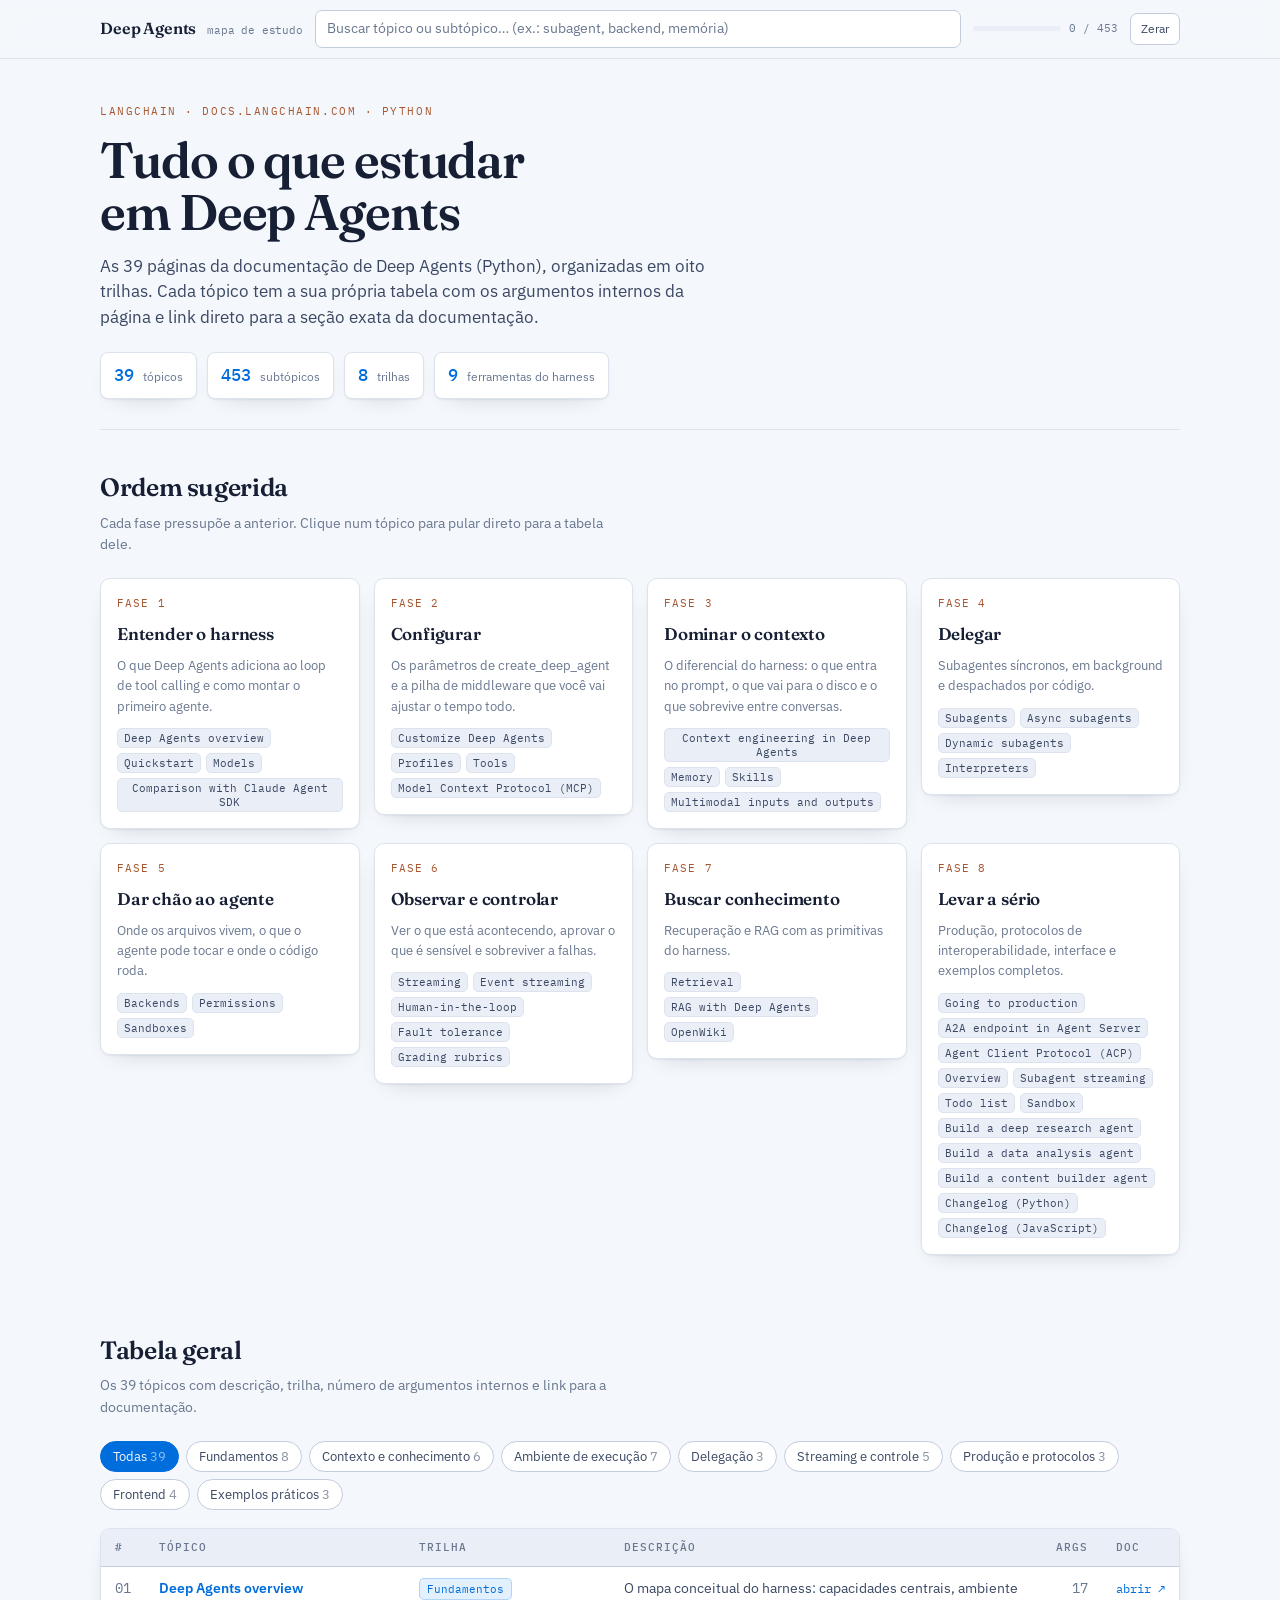
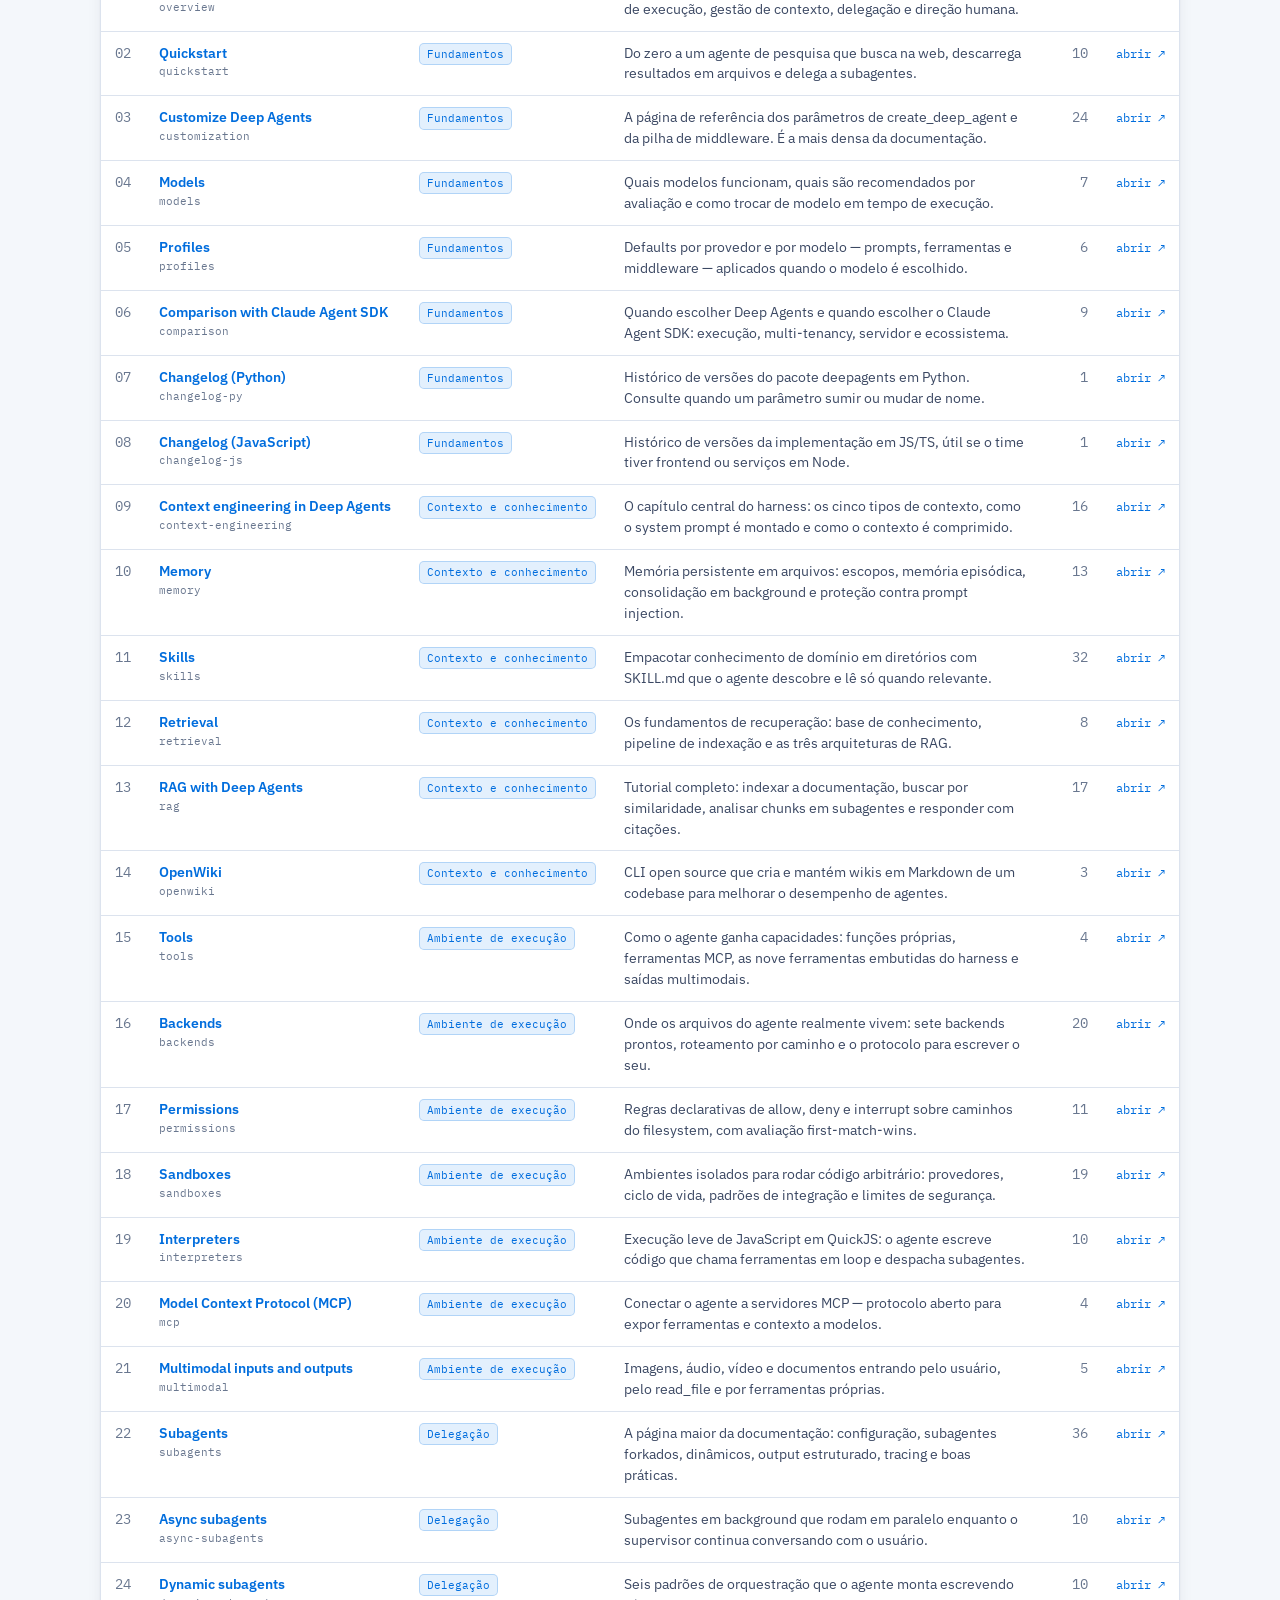
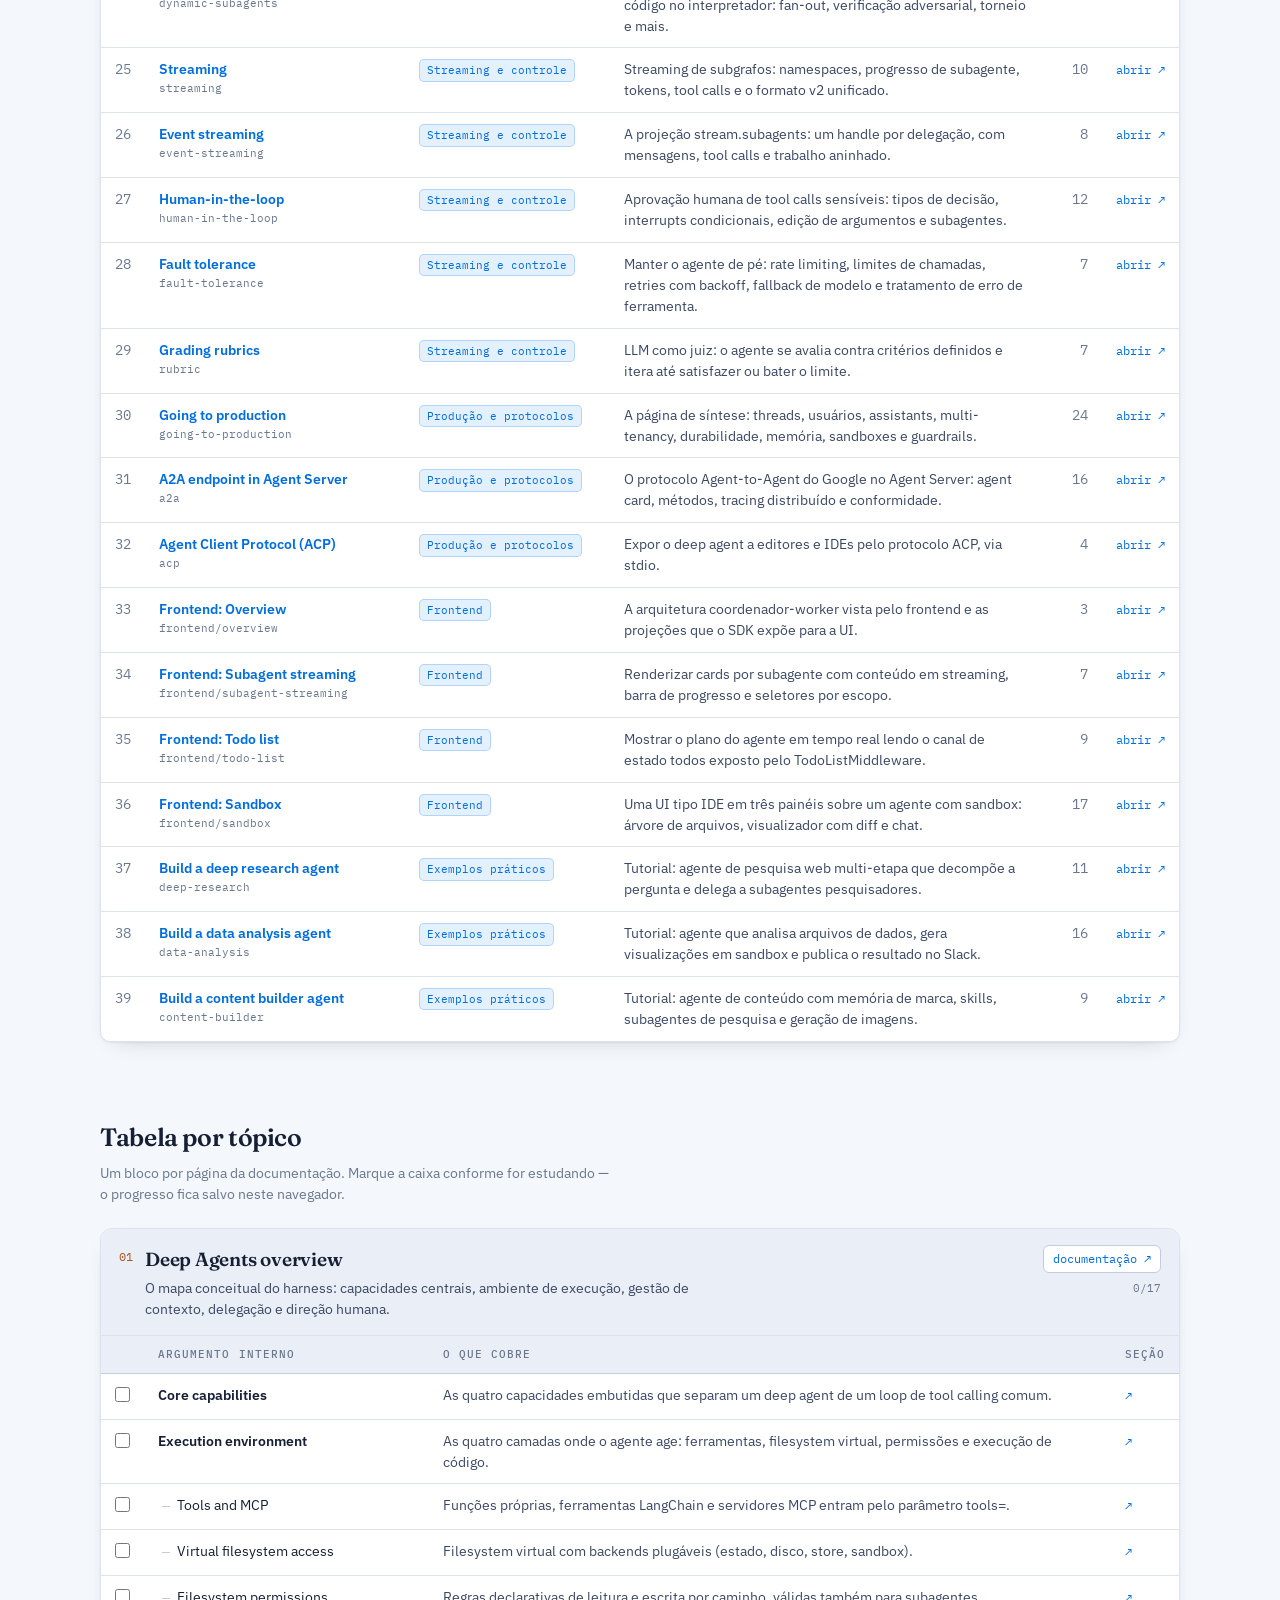
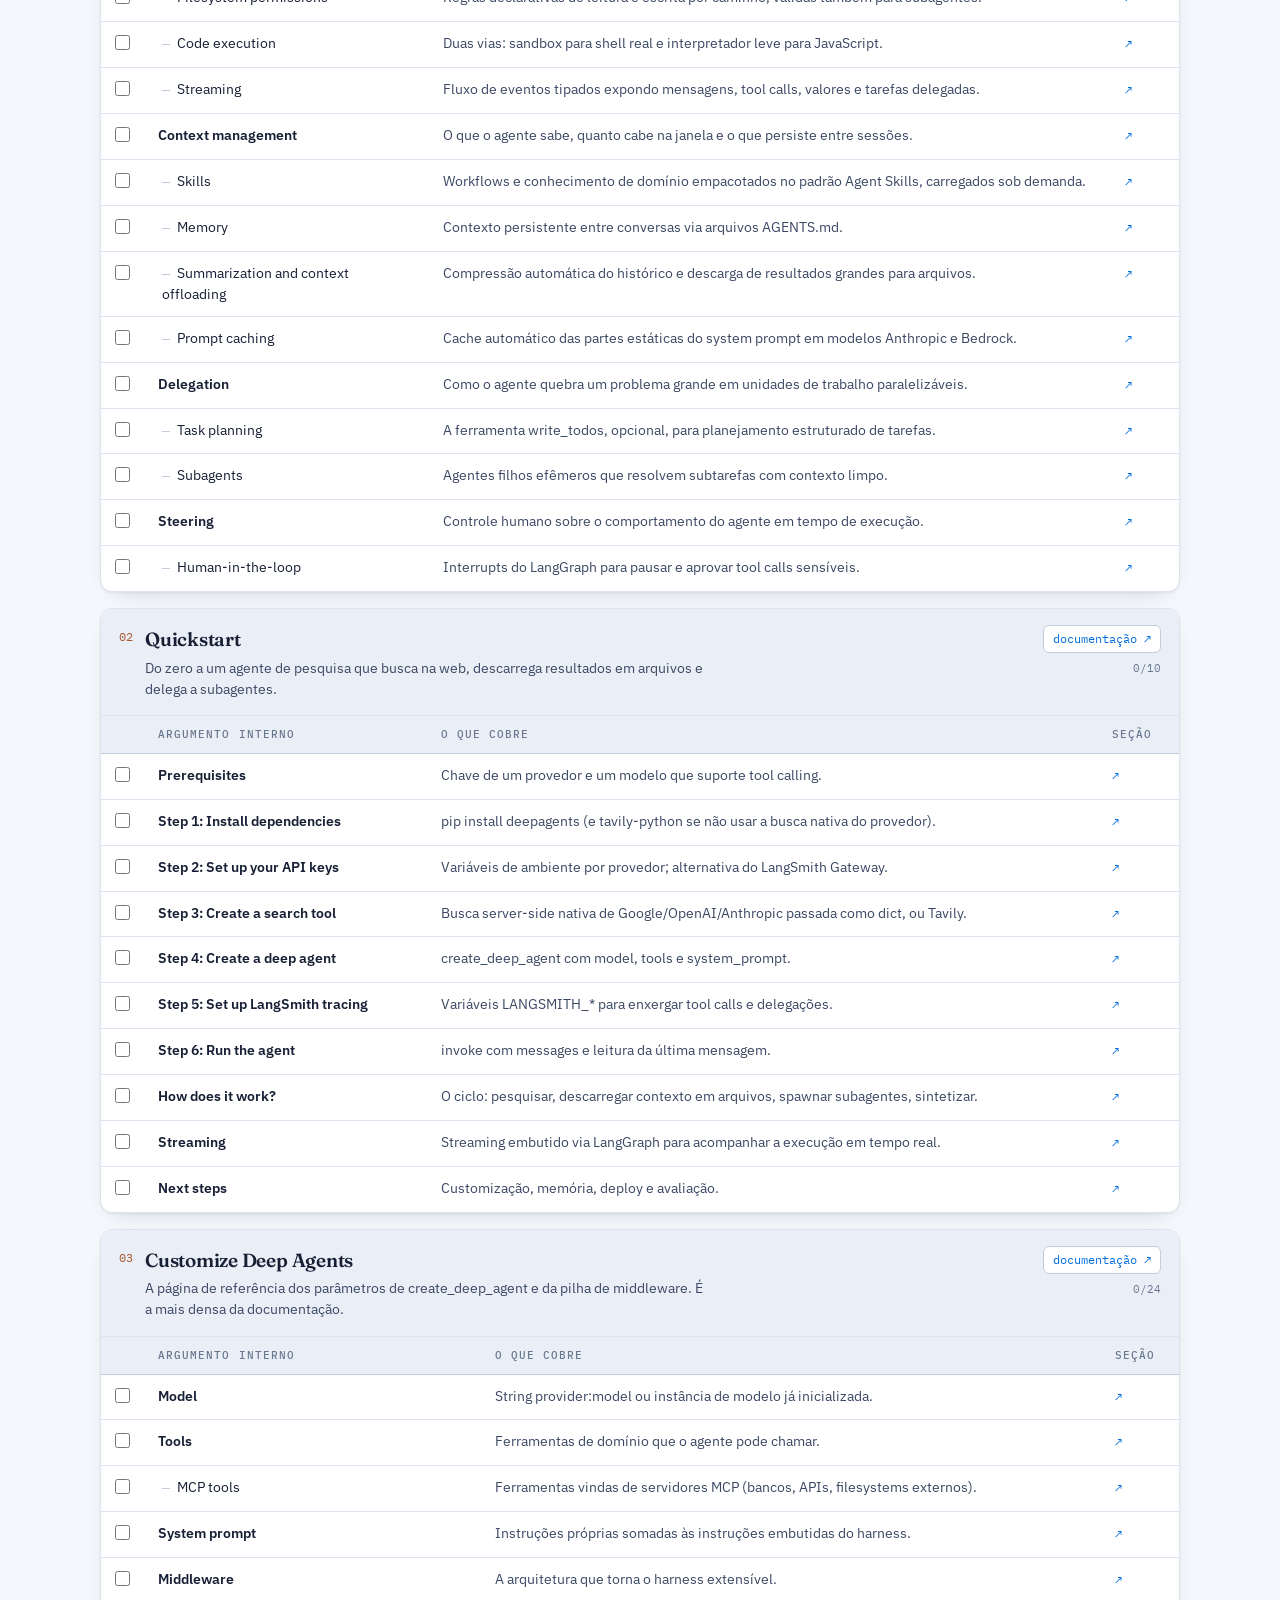
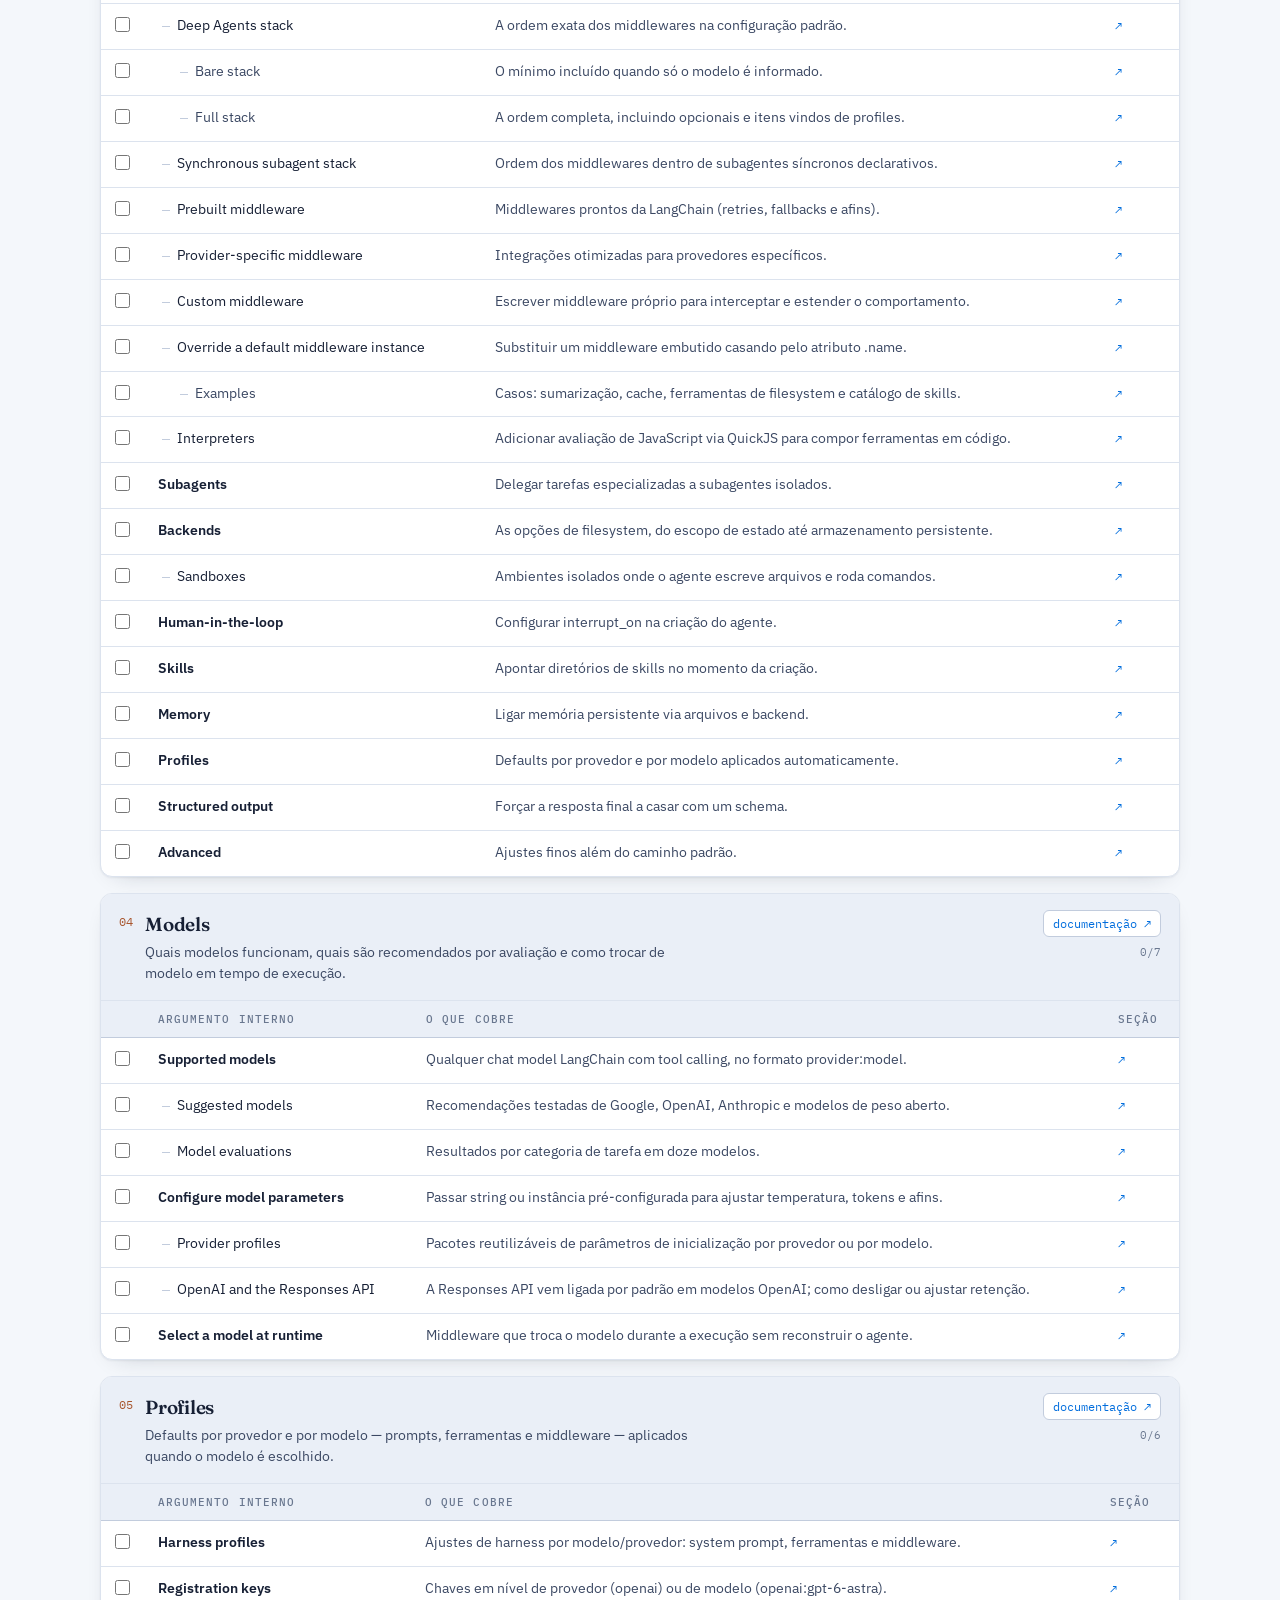
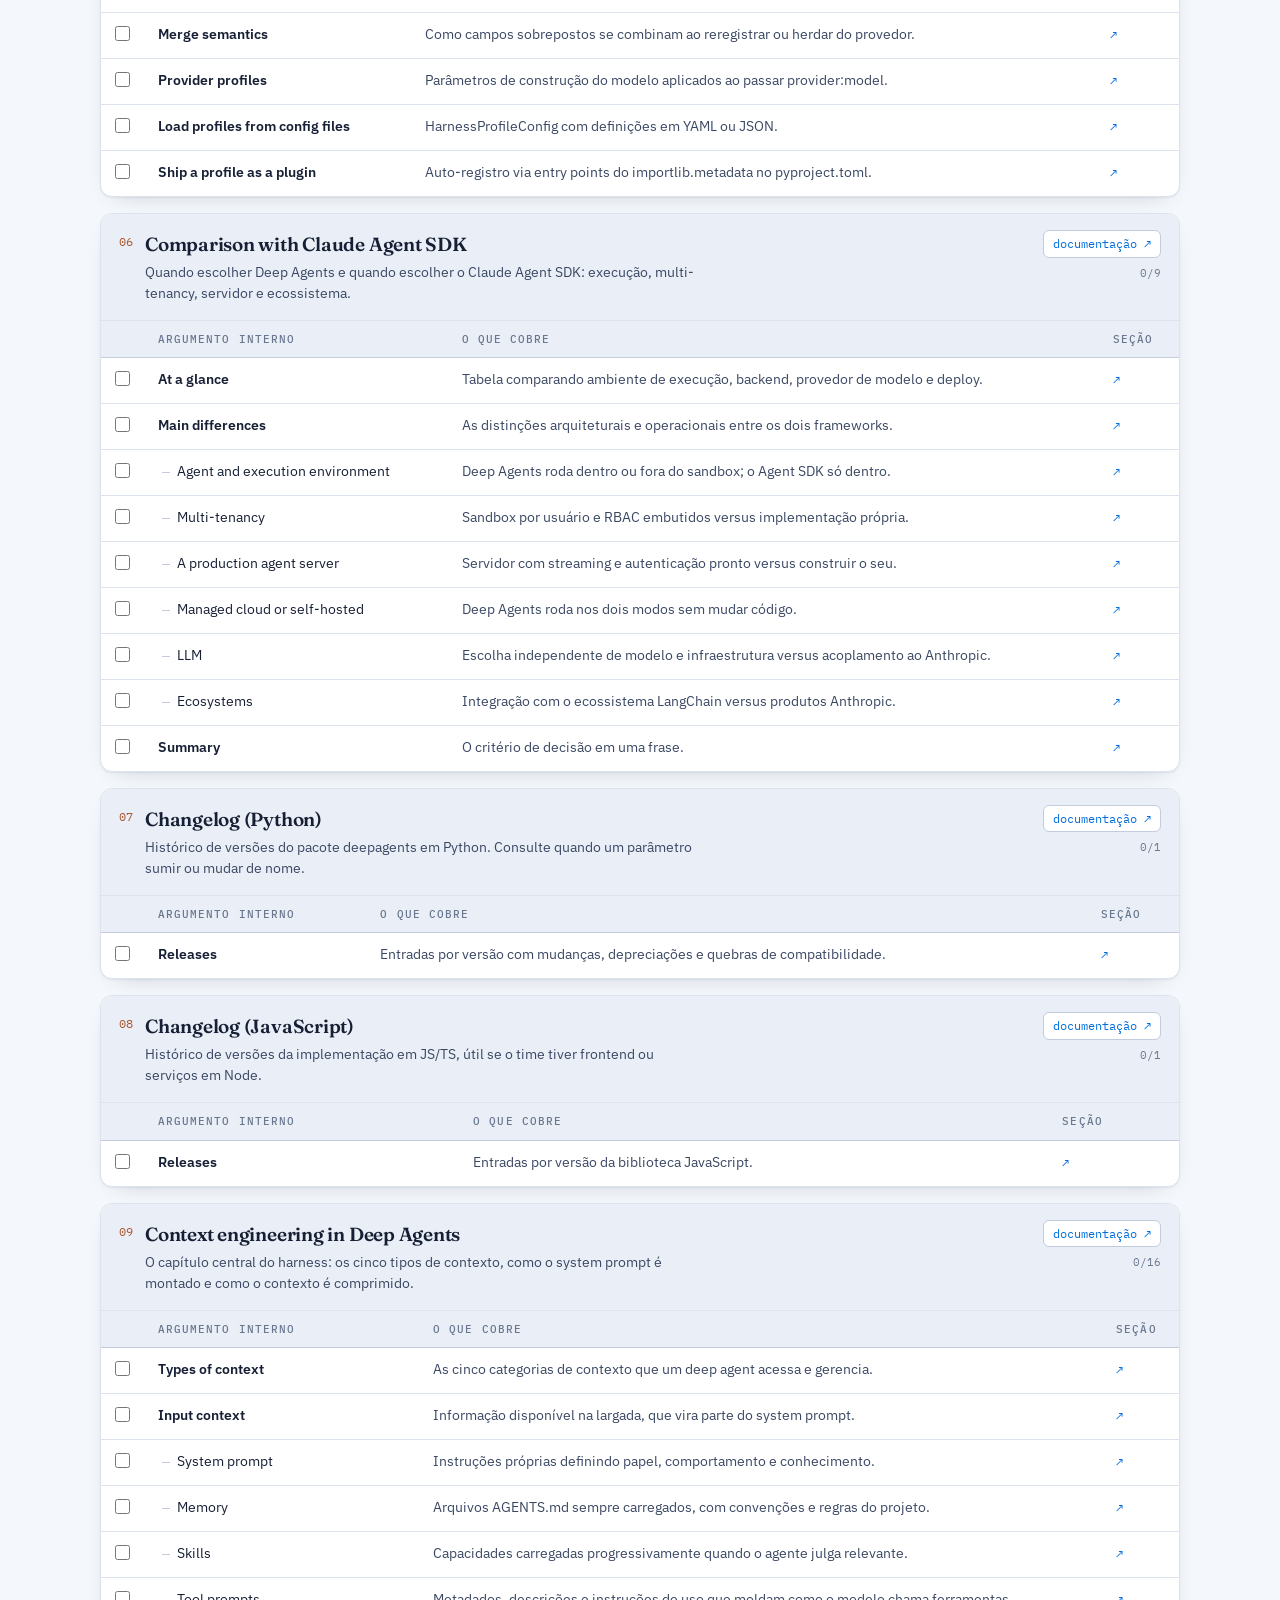
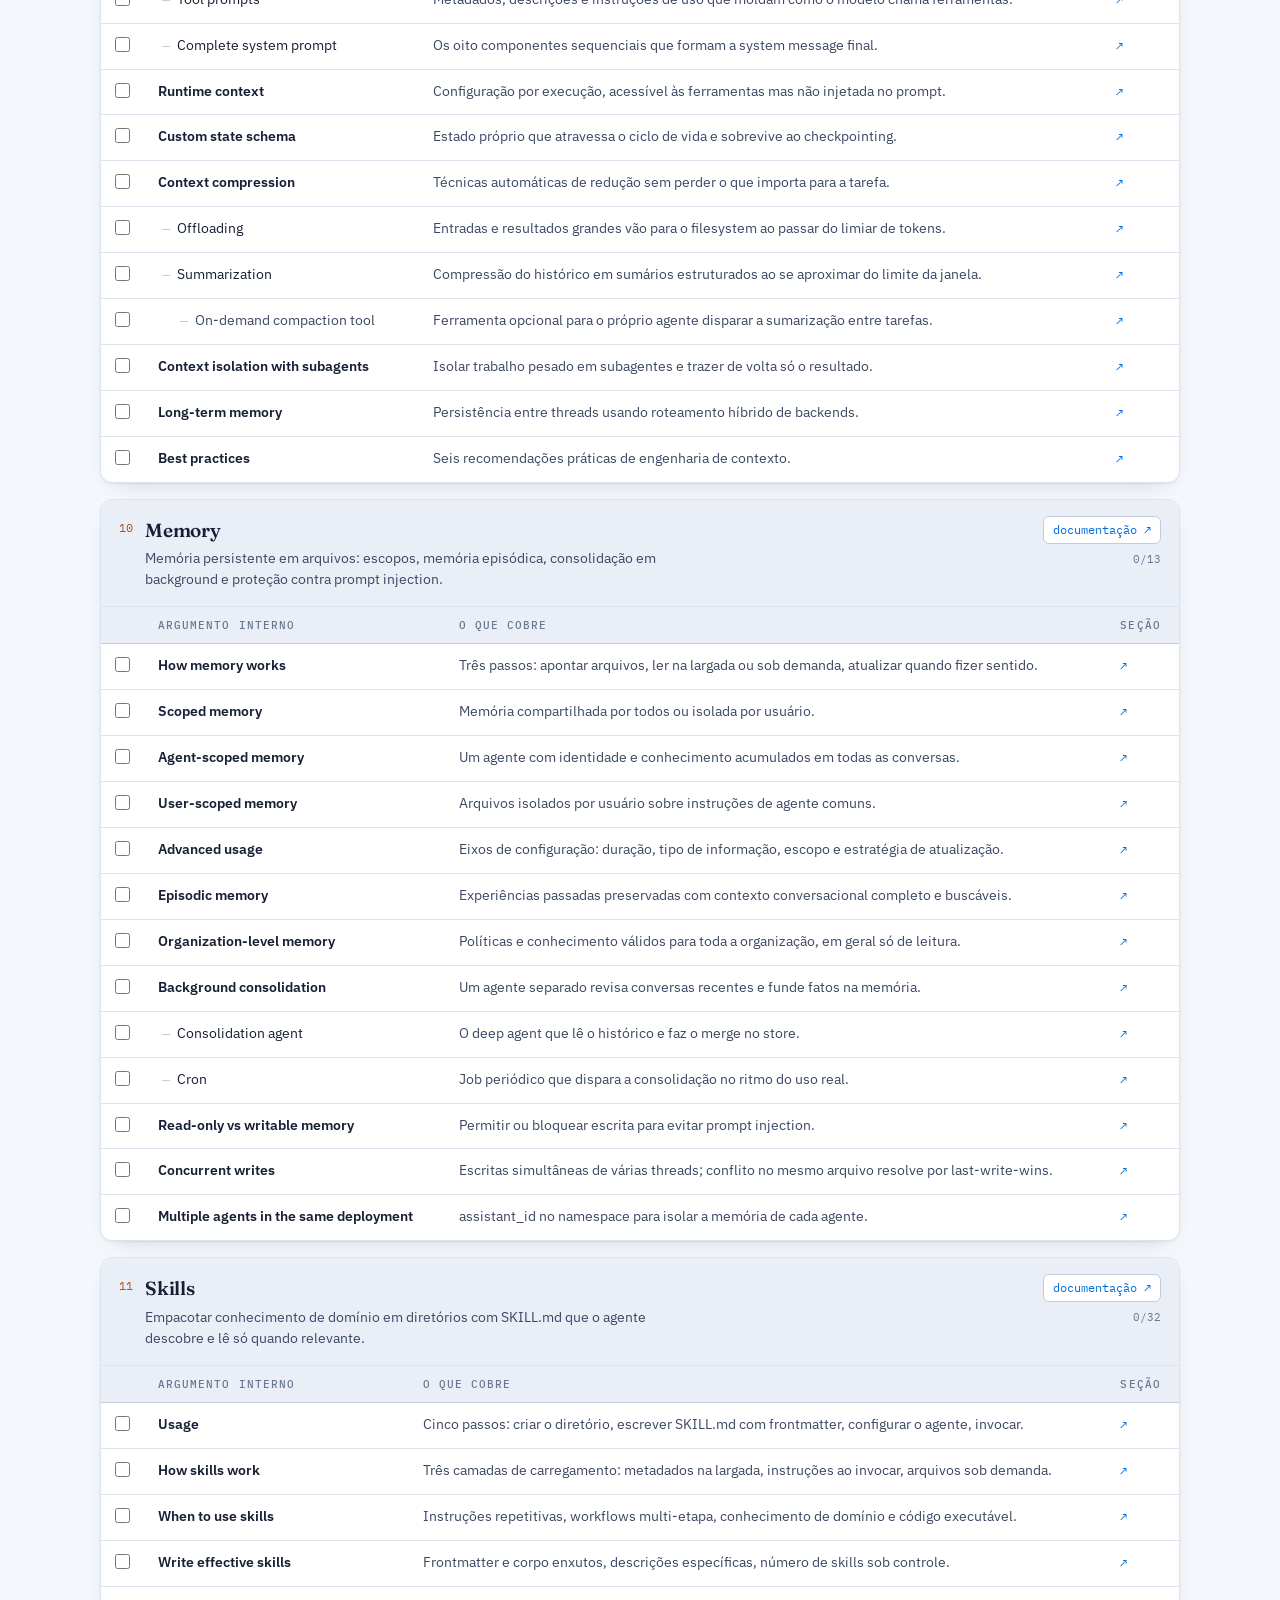
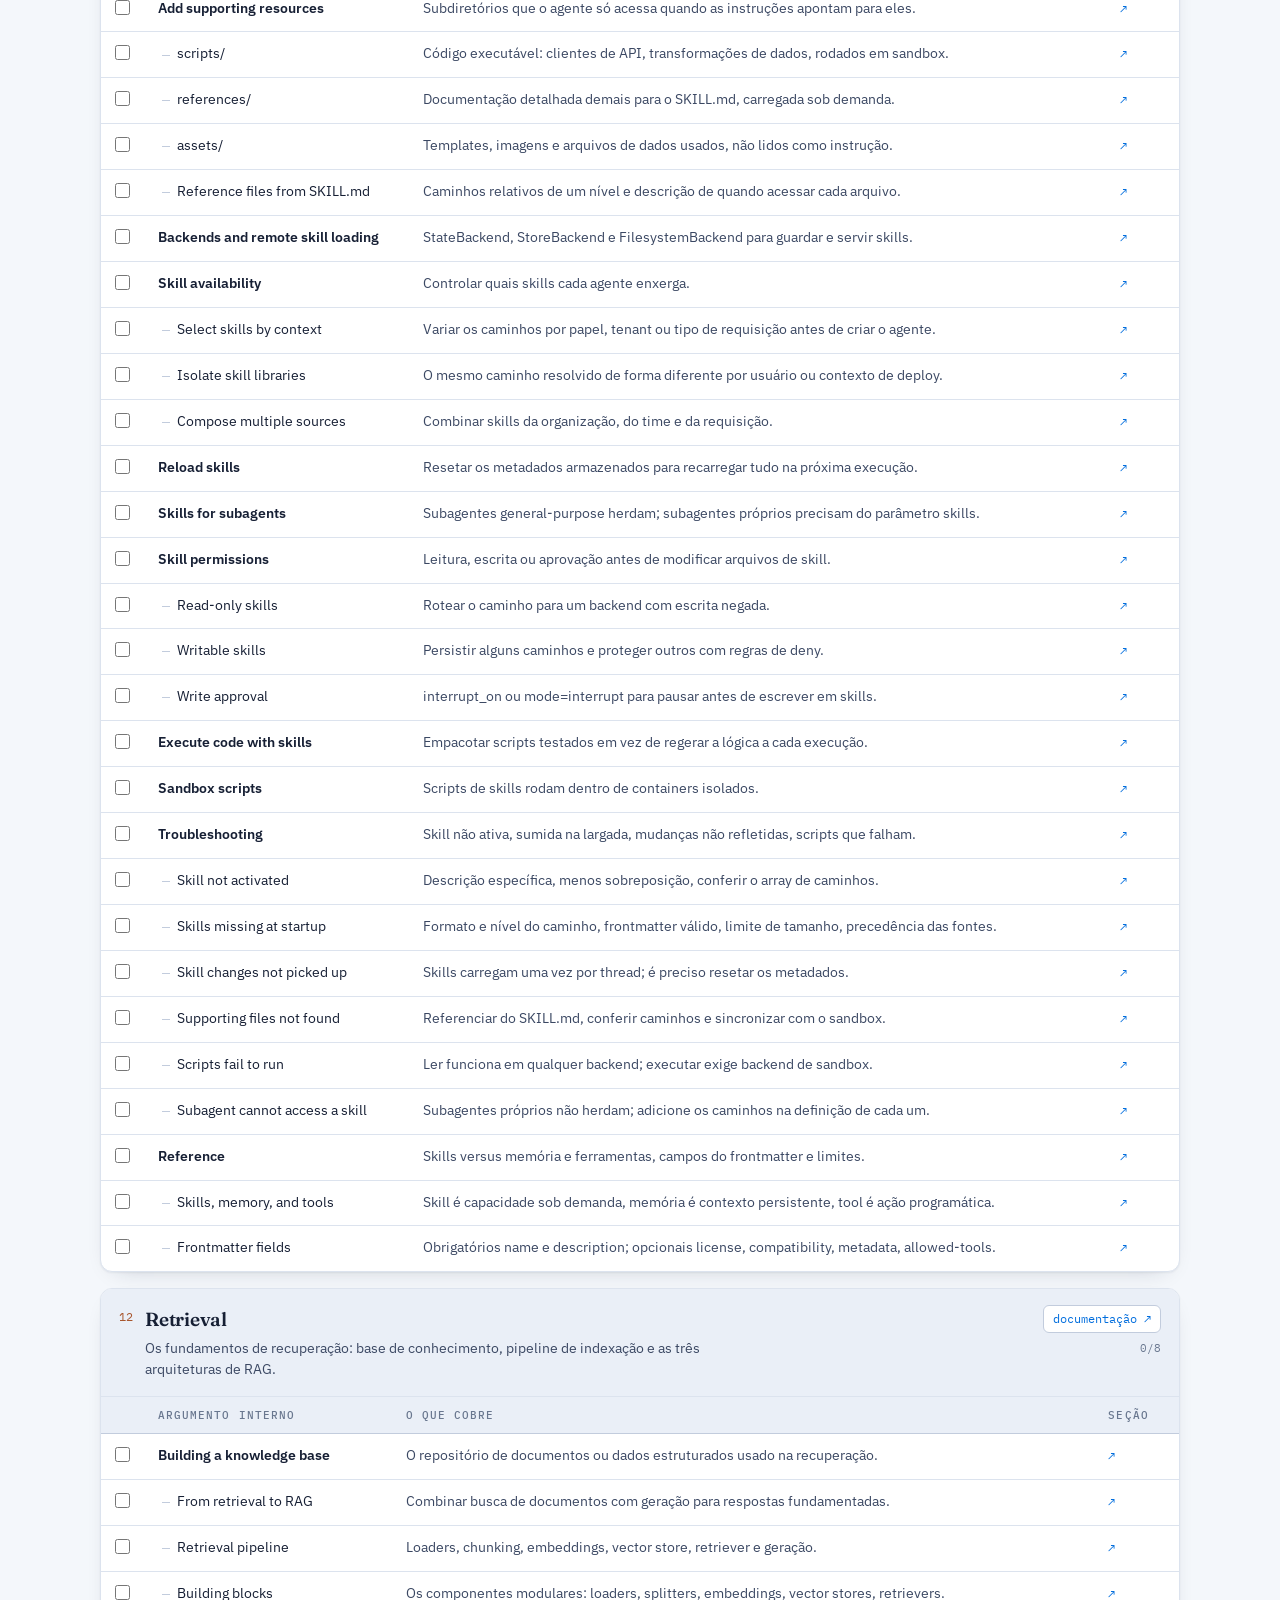
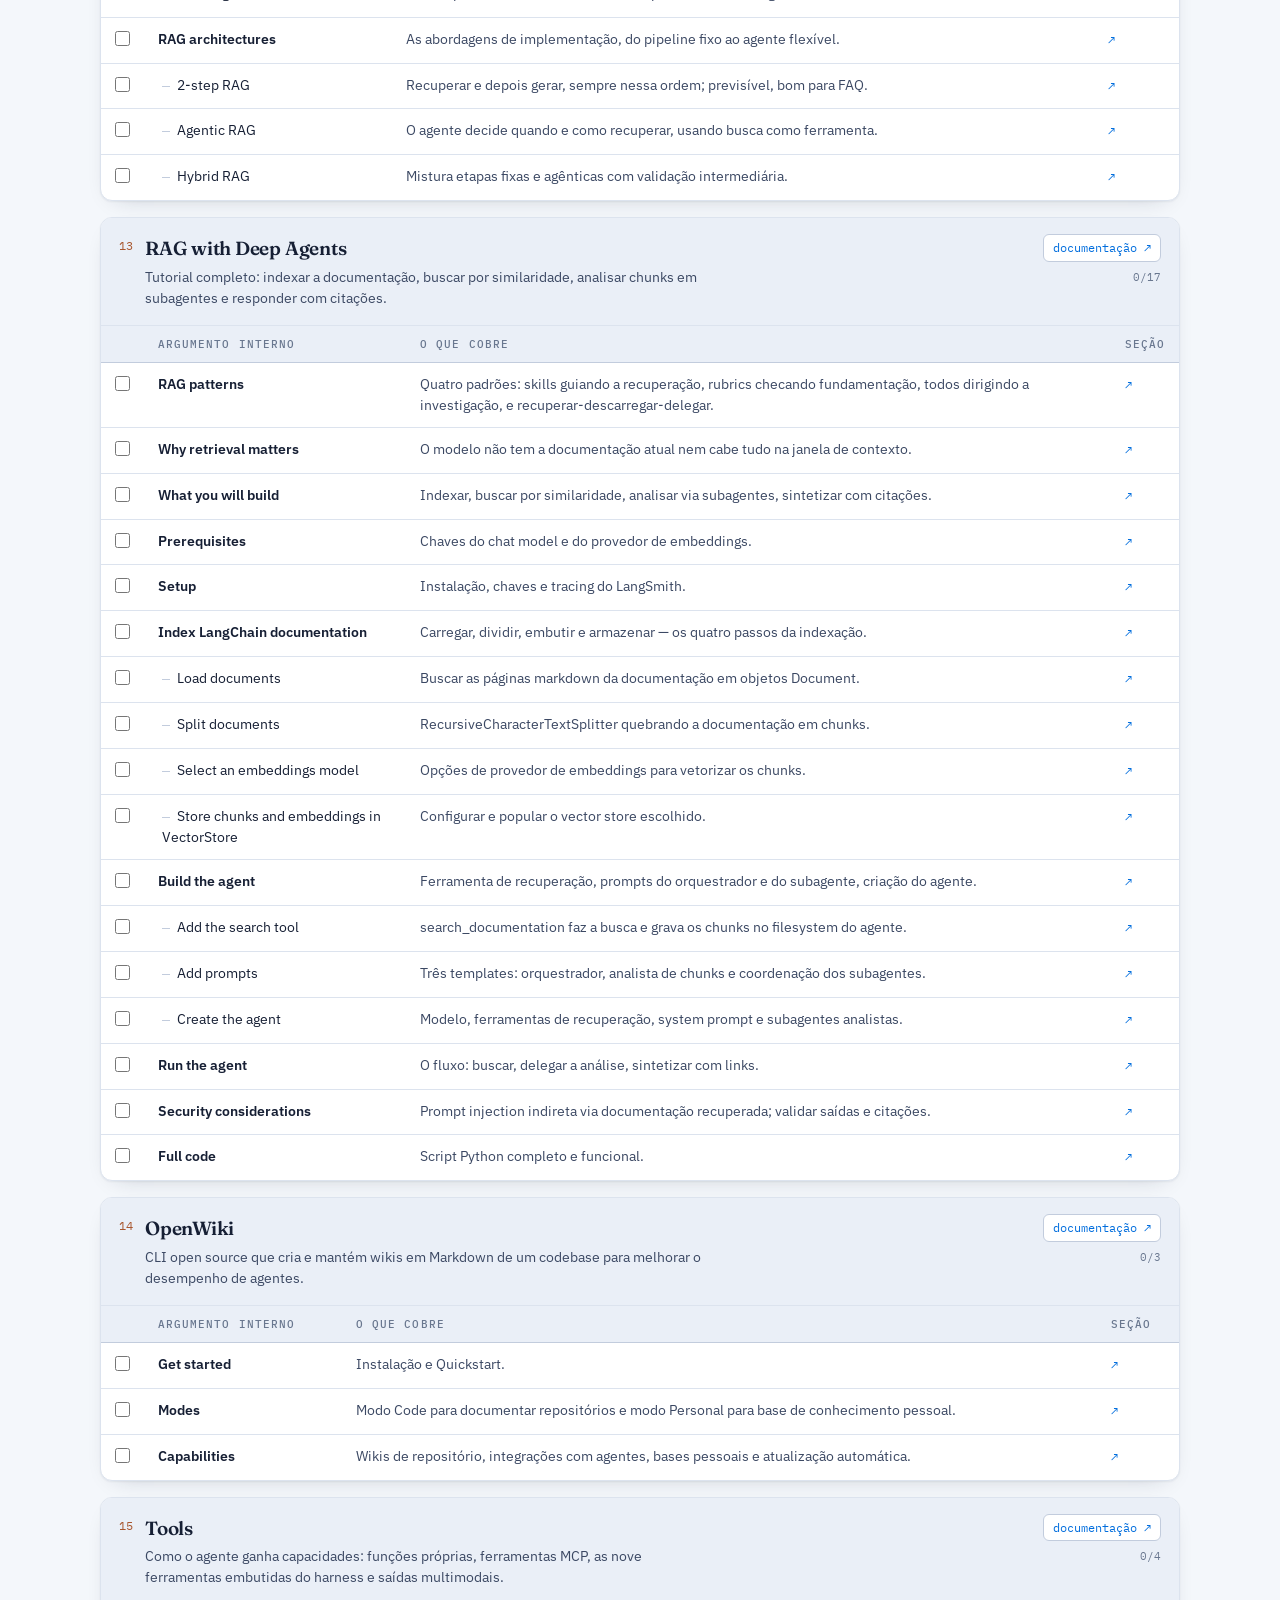
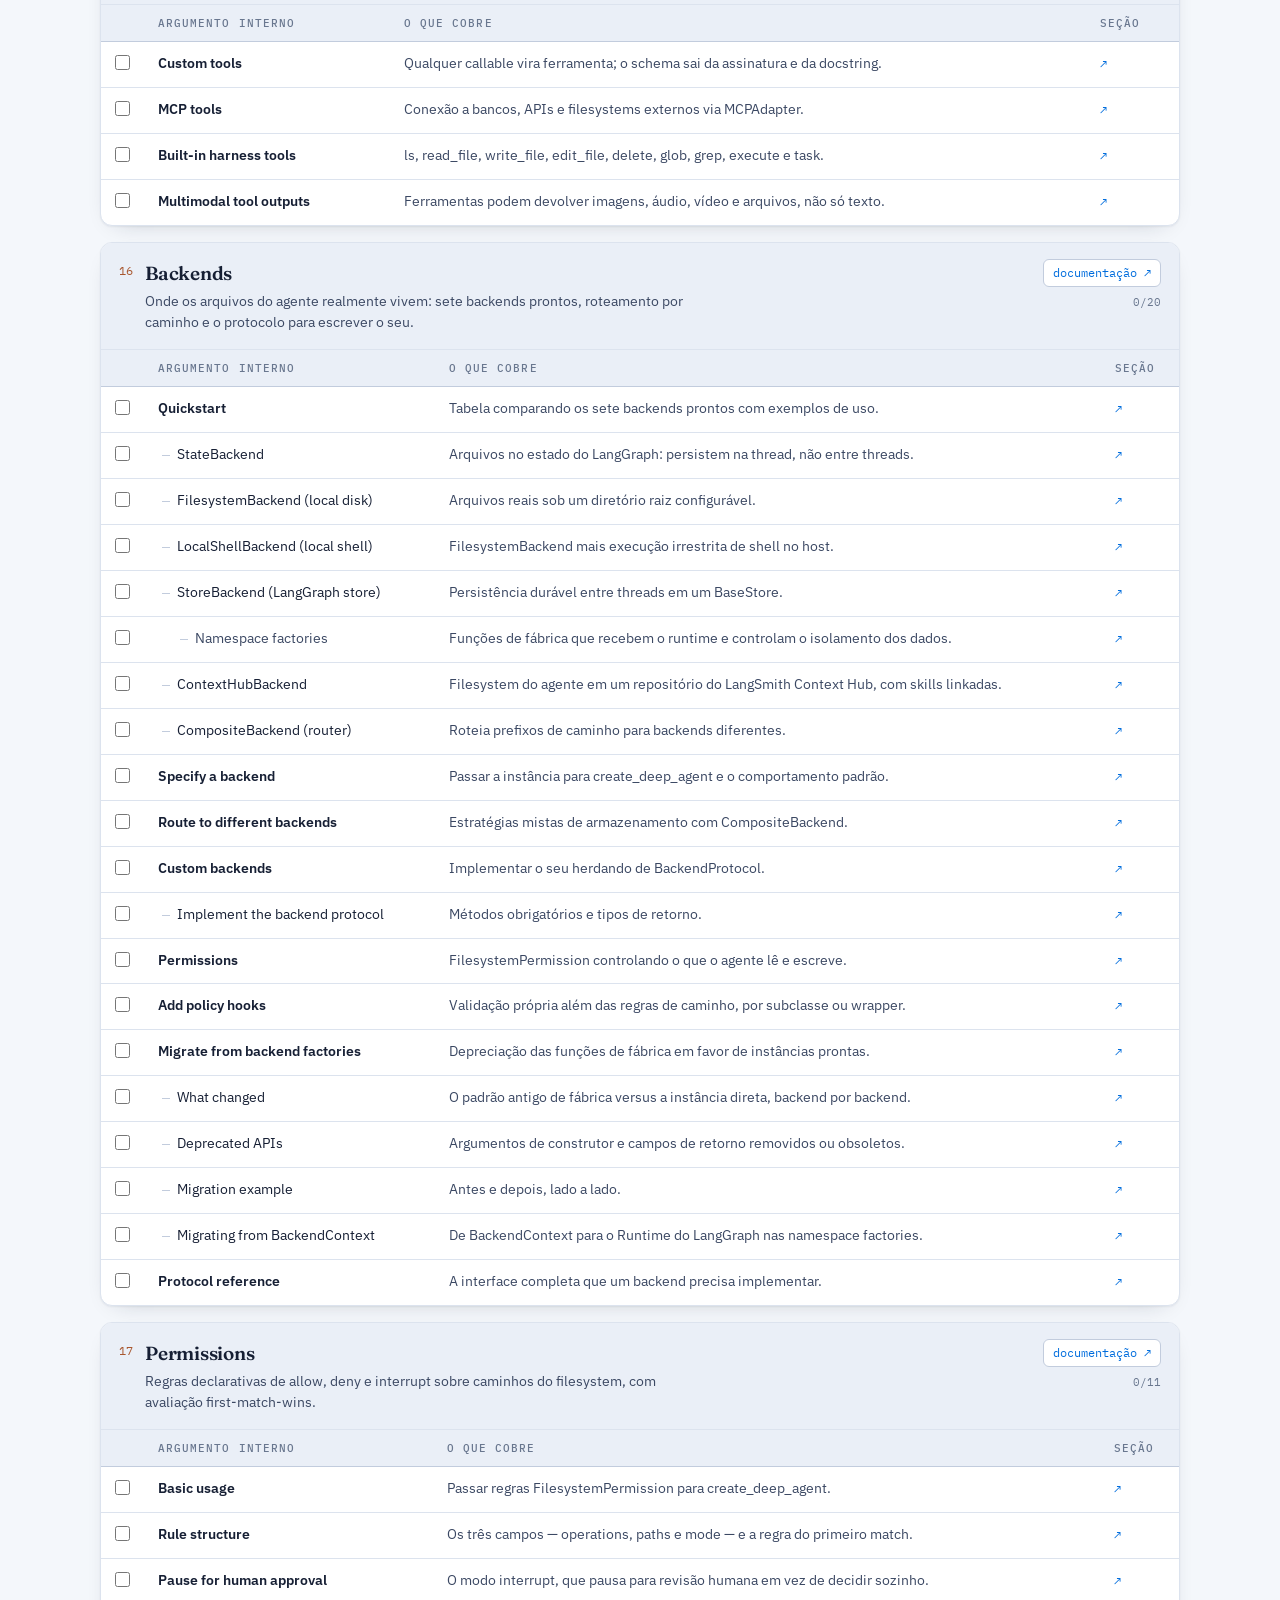
<file: index.html>
<!doctype html><html><head><meta charset=utf8><meta name=viewport content="width=device-width,initial-scale=1,viewport-fit=cover"><style>:root{color-scheme:light;box-sizing:border-box;padding-top:env(safe-area-inset-top,0px);padding-bottom:env(safe-area-inset-bottom,0px)}html{scroll-padding-top:env(safe-area-inset-top,0px)}body{margin:0;padding:0;font:14px -apple-system,BlinkMacSystemFont,sans-serif;background:#faf9f5;color:#141413}img{max-width:100%}[hidden]:not([hidden=until-found i]){display:none!important}</style></head><body>
<title>Mapa de Estudo Deep Agents</title>
<link rel="preconnect" href="https://fonts.googleapis.com">
<link rel="preconnect" href="https://fonts.gstatic.com" crossorigin>
<link rel="stylesheet" href="https://fonts.googleapis.com/css2?family=Fraunces:opsz,wght@9..144,400;9..144,600;9..144,700&family=IBM+Plex+Mono:wght@400;500&family=IBM+Plex+Sans:wght@400;500;600&display=swap">
<style>
:root{
  --bg:#f4f7fb;
  --surface:#ffffff;
  --surface-2:#eaeff7;
  --ink:#161f34;
  --ink-2:#3b4863;
  --muted:#69778f;
  --line:#dce3ee;
  --line-strong:#c2ccdd;
  --accent:#006ddd;
  --accent-soft:#e3f0fd;
  --clay:#a8562e;
  --clay-soft:#f6e9e0;
  --focus:#006ddd;
  --shadow:0 1px 2px rgba(22,31,52,.06), 0 8px 24px -16px rgba(22,31,52,.32);
}
@media (prefers-color-scheme: dark){
  :root:not([data-theme="light"]){
    color-scheme:dark;
    --bg:#0c1220;
    --surface:#131b2c;
    --surface-2:#1a2436;
    --ink:#e6ecf6;
    --ink-2:#b5c2d6;
    --muted:#7e8ca5;
    --line:#253044;
    --line-strong:#36445d;
    --accent:#7fc8ff;
    --accent-soft:#122740;
    --clay:#dd9a6c;
    --clay-soft:#2e231b;
    --focus:#7fc8ff;
    --shadow:0 1px 2px rgba(0,0,0,.4), 0 10px 26px -18px rgba(0,0,0,.9);
  }
}
:root[data-theme="dark"]{
  color-scheme:dark;
  --bg:#0c1220;
  --surface:#131b2c;
  --surface-2:#1a2436;
  --ink:#e6ecf6;
  --ink-2:#b5c2d6;
  --muted:#7e8ca5;
  --line:#253044;
  --line-strong:#36445d;
  --accent:#7fc8ff;
  --accent-soft:#122740;
  --clay:#dd9a6c;
  --clay-soft:#2e231b;
  --focus:#6fc3a2;
  --shadow:0 1px 2px rgba(0,0,0,.4), 0 10px 26px -18px rgba(0,0,0,.9);
}

*{box-sizing:border-box}
body{
  margin:0;
  background:var(--bg);
  color:var(--ink);
  font-family:"IBM Plex Sans",-apple-system,BlinkMacSystemFont,"Segoe UI",sans-serif;
  font-size:15px;
  line-height:1.55;
  -webkit-font-smoothing:antialiased;
}
a{color:var(--accent);text-decoration:none}
a:hover{text-decoration:underline}
:focus-visible{outline:2px solid var(--focus);outline-offset:2px;border-radius:3px}

.wrap{max-width:1120px;margin:0 auto;padding-inline:20px}

/* ---------- header ---------- */
.topbar{
  position:sticky;top:env(safe-area-inset-top,0px);z-index:40;
  background:color-mix(in srgb, var(--bg) 88%, transparent);
  backdrop-filter:saturate(1.3) blur(10px);
  border-bottom:1px solid var(--line);
}
.topbar-inner{display:flex;flex-wrap:wrap;gap:12px;align-items:center;padding-block:10px}
.brand{font-family:"Fraunces",Georgia,serif;font-weight:600;font-size:16px;letter-spacing:-.01em;white-space:nowrap}
.brand span{color:var(--muted);font-family:"IBM Plex Mono",monospace;font-size:11px;font-weight:400;margin-left:8px}
.search{
  flex:1 1 220px;min-width:0;
  font:inherit;font-size:14px;color:var(--ink);
  background:var(--surface);border:1px solid var(--line-strong);border-radius:7px;
  padding:7px 11px;
}
.search::placeholder{color:var(--muted)}
.meter{display:flex;align-items:center;gap:8px;font-family:"IBM Plex Mono",monospace;font-size:11px;color:var(--muted);white-space:nowrap}
.meter-track{width:88px;height:5px;border-radius:99px;background:var(--surface-2);overflow:hidden}
.meter-fill{height:100%;width:0;background:var(--accent);transition:width .35s ease}
.btn-ghost{
  font:inherit;font-size:12px;color:var(--ink-2);background:var(--surface);
  border:1px solid var(--line-strong);border-radius:7px;padding:6px 10px;cursor:pointer;
}
.btn-ghost:hover{border-color:var(--accent);color:var(--accent)}

/* ---------- hero ---------- */
.hero{padding-block:44px 30px;border-bottom:1px solid var(--line)}
.eyebrow{
  font-family:"IBM Plex Mono",monospace;font-size:11px;letter-spacing:.14em;
  text-transform:uppercase;color:var(--clay);margin:0 0 14px
}
h1{
  font-family:"Fraunces",Georgia,serif;font-weight:600;font-optical-sizing:auto;
  font-size:clamp(30px,5.2vw,50px);line-height:1.04;letter-spacing:-.022em;
  margin:0 0 16px;text-wrap:balance;max-width:16ch;
}
.lede{font-size:16.5px;color:var(--ink-2);max-width:62ch;margin:0 0 22px}
.facts{display:flex;flex-wrap:wrap;gap:10px}
.fact{
  background:var(--surface);border:1px solid var(--line);border-radius:8px;
  padding:9px 13px;display:flex;gap:9px;align-items:baseline;box-shadow:var(--shadow)
}
.fact b{font-family:"IBM Plex Mono",monospace;font-size:17px;font-weight:500;color:var(--accent);font-variant-numeric:tabular-nums}
.fact span{font-size:12px;color:var(--muted)}

/* ---------- sections ---------- */
section{padding-block:38px}
h2{
  font-family:"Fraunces",Georgia,serif;font-weight:600;font-size:25px;letter-spacing:-.015em;
  margin:0 0 6px;text-wrap:balance
}
.sub{color:var(--muted);font-size:14px;margin:0 0 22px;max-width:64ch}

/* ---------- trilha ---------- */
.phases{display:grid;grid-template-columns:repeat(auto-fit,minmax(215px,1fr));gap:14px;align-items:start}
.phase{
  background:var(--surface);border:1px solid var(--line);border-radius:10px;
  padding:16px;display:flex;flex-direction:column;gap:9px;box-shadow:var(--shadow)
}
.phase-n{
  font-family:"IBM Plex Mono",monospace;font-size:11px;color:var(--clay);
  letter-spacing:.1em;text-transform:uppercase
}
.phase h3{font-family:"Fraunces",Georgia,serif;font-size:17px;font-weight:600;margin:0;letter-spacing:-.01em}
.phase p{margin:0;font-size:13px;color:var(--muted)}
.chips{display:flex;flex-wrap:wrap;gap:5px;margin-top:2px}
.chip{
  font-family:"IBM Plex Mono",monospace;font-size:11px;
  background:var(--surface-2);border:1px solid var(--line);color:var(--ink-2);
  border-radius:5px;padding:2px 6px;cursor:pointer
}
.chip:hover{border-color:var(--accent);color:var(--accent)}

/* ---------- filtros ---------- */
.filters{display:flex;flex-wrap:wrap;gap:7px;margin-bottom:18px}
.filter{
  font:inherit;font-size:12.5px;cursor:pointer;
  background:var(--surface);color:var(--ink-2);
  border:1px solid var(--line-strong);border-radius:99px;padding:5px 12px
}
.filter[aria-pressed="true"]{background:var(--accent);border-color:var(--accent);color:var(--bg)}

/* ---------- tabelas ---------- */
.tablewrap{overflow-x:auto;border:1px solid var(--line);border-radius:10px;background:var(--surface);box-shadow:var(--shadow)}
table{border-collapse:collapse;width:100%;min-width:640px;font-size:13.5px}
thead th{
  text-align:left;font-family:"IBM Plex Mono",monospace;font-size:10.5px;font-weight:500;
  letter-spacing:.1em;text-transform:uppercase;color:var(--muted);
  padding:10px 14px;border-bottom:1px solid var(--line-strong);background:var(--surface-2);
  position:sticky;top:0;z-index:1
}
tbody td{padding:11px 14px;border-bottom:1px solid var(--line);vertical-align:top}
tbody tr:last-child td{border-bottom:none}
tbody tr:hover{background:var(--surface-2)}
.num{font-family:"IBM Plex Mono",monospace;color:var(--muted);font-variant-numeric:tabular-nums;width:38px}
.t-title{font-weight:600;color:var(--ink);white-space:nowrap}
.t-title small{display:block;font-family:"IBM Plex Mono",monospace;font-size:10.5px;font-weight:400;color:var(--muted);white-space:nowrap}
.t-desc{color:var(--ink-2);min-width:240px}
.tag{
  display:inline-block;font-family:"IBM Plex Mono",monospace;font-size:10.5px;
  padding:2px 7px;border-radius:5px;background:var(--accent-soft);color:var(--accent);
  border:1px solid color-mix(in srgb, var(--accent) 22%, transparent);white-space:nowrap
}
.count{font-family:"IBM Plex Mono",monospace;color:var(--muted);font-variant-numeric:tabular-nums;text-align:right;width:56px}
.golink{font-family:"IBM Plex Mono",monospace;font-size:11.5px;white-space:nowrap}

/* ---------- blocos de tópico ---------- */
.topic{
  background:var(--surface);border:1px solid var(--line);border-radius:12px;
  margin-bottom:16px;overflow:hidden;box-shadow:var(--shadow);scroll-margin-top:96px
}
.topic-head{
  display:flex;flex-wrap:wrap;gap:12px;align-items:flex-start;
  padding:16px 18px;border-bottom:1px solid var(--line);background:var(--surface-2)
}
.topic-idx{
  font-family:"IBM Plex Mono",monospace;font-size:12px;color:var(--clay);
  font-variant-numeric:tabular-nums;padding-top:3px
}
.topic-main{flex:1 1 260px;min-width:0}
.topic-main h3{
  font-family:"Fraunces",Georgia,serif;font-size:19px;font-weight:600;
  margin:0 0 3px;letter-spacing:-.012em
}
.topic-main p{margin:0;font-size:13.5px;color:var(--ink-2);max-width:70ch}
.topic-meta{display:flex;flex-direction:column;gap:7px;align-items:flex-end}
.topic-prog{font-family:"IBM Plex Mono",monospace;font-size:11px;color:var(--muted);font-variant-numeric:tabular-nums}
.doclink{
  font-family:"IBM Plex Mono",monospace;font-size:11.5px;white-space:nowrap;
  border:1px solid var(--line-strong);border-radius:6px;padding:4px 9px;background:var(--surface)
}
.doclink:hover{border-color:var(--accent);text-decoration:none}
.topic table{min-width:560px}
.topic .tablewrap{border:none;border-radius:0;box-shadow:none;background:transparent}
.sub-name{font-weight:500;color:var(--ink)}
.d2 .sub-name{font-weight:600}
.d3 .sub-name{padding-left:18px;font-weight:400}
.d4 .sub-name{padding-left:36px;font-weight:400;color:var(--ink-2)}
.d3 .sub-name::before,.d4 .sub-name::before{
  content:"";display:inline-block;width:8px;height:1px;background:var(--line-strong);
  vertical-align:middle;margin-right:7px
}
.chk{width:34px}
.chk input{width:15px;height:15px;accent-color:var(--accent);cursor:pointer;margin:2px 0 0}
tr.done .sub-name{color:var(--muted);text-decoration:line-through;text-decoration-color:var(--line-strong)}
tr.done .t-desc{color:var(--muted)}

/* ---------- relacionados ---------- */
.rel{display:grid;grid-template-columns:repeat(auto-fit,minmax(240px,1fr));gap:14px}
.rel a{
  display:block;background:var(--surface);border:1px solid var(--line);border-radius:10px;
  padding:15px 16px;box-shadow:var(--shadow)
}
.rel a:hover{border-color:var(--accent);text-decoration:none}
.rel strong{display:block;font-family:"Fraunces",Georgia,serif;font-size:16px;color:var(--ink);margin-bottom:4px}
.rel span{font-size:13px;color:var(--muted)}

.empty{padding:26px;text-align:center;color:var(--muted);font-size:14px}
footer{border-top:1px solid var(--line);padding-block:26px 40px;color:var(--muted);font-size:12.5px}
footer p{margin:0 0 6px;max-width:70ch}

@media (max-width:520px){
  .hero{padding-block:30px 22px}
  .topic-meta{align-items:flex-start;flex-direction:row}
}
@media (prefers-reduced-motion:reduce){*{transition:none!important;animation:none!important}}
</style>

<div class="topbar">
  <div class="wrap topbar-inner">
    <div class="brand">Deep Agents <span>mapa de estudo</span></div>
    <input class="search" id="q" type="search" placeholder="Buscar tópico ou subtópico… (ex.: subagent, backend, memória)" autocomplete="off">
    <div class="meter" title="Subtópicos marcados como estudados">
      <div class="meter-track"><div class="meter-fill" id="meterFill"></div></div>
      <span id="meterTxt">0 / 0</span>
    </div>
    <button class="btn-ghost" id="reset" type="button">Zerar</button>
  </div>
</div>

<div class="wrap">
  <div class="hero">
    <p class="eyebrow">LangChain · docs.langchain.com · Python</p>
    <h1>Tudo o que estudar em Deep Agents</h1>
    <p class="lede">As 39 páginas da documentação de Deep Agents (Python), organizadas em oito trilhas. Cada tópico tem a sua própria tabela com os argumentos internos da página e link direto para a seção exata da documentação.</p>
    <div class="facts">
      <div class="fact"><b id="fTopics">39</b><span>tópicos</span></div>
      <div class="fact"><b id="fSubs">0</b><span>subtópicos</span></div>
      <div class="fact"><b>8</b><span>trilhas</span></div>
      <div class="fact"><b>9</b><span>ferramentas do harness</span></div>
    </div>
  </div>

  <section id="trilha">
    <h2>Ordem sugerida</h2>
    <p class="sub">Cada fase pressupõe a anterior. Clique num tópico para pular direto para a tabela dele.</p>
    <div class="phases" id="phases"></div>
  </section>

  <section id="geral">
    <h2>Tabela geral</h2>
    <p class="sub">Os 39 tópicos com descrição, trilha, número de argumentos internos e link para a documentação.</p>
    <div class="filters" id="filters"></div>
    <div class="tablewrap">
      <table id="masterTable">
        <thead>
          <tr>
            <th class="num">#</th>
            <th>Tópico</th>
            <th>Trilha</th>
            <th>Descrição</th>
            <th class="count">Args</th>
            <th>Doc</th>
          </tr>
        </thead>
        <tbody id="masterBody"></tbody>
      </table>
    </div>
    <div class="empty" id="masterEmpty" hidden>Nenhum tópico corresponde à busca.</div>
  </section>

  <section id="detalhe">
    <h2>Tabela por tópico</h2>
    <p class="sub">Um bloco por página da documentação. Marque a caixa conforme for estudando — o progresso fica salvo neste navegador.</p>
    <div id="topics"></div>
    <div class="empty" id="topicsEmpty" hidden>Nenhum subtópico corresponde à busca.</div>
  </section>

  <section id="relacionados">
    <h2>Fora do escopo desta lista</h2>
    <p class="sub">Seções vizinhas da documentação que valem a visita depois de fechar as oito trilhas.</p>
    <div class="rel">
      <a href="https://docs.langchain.com/oss/deepagents/code/overview" target="_blank" rel="noopener"><strong>Deep Agents Code</strong><span>O agente de codificação no terminal: modos de aprovação, config.toml, hooks, CLI, credenciais de provedor.</span></a>
      <a href="https://docs.langchain.com/langsmith/python/managed-deep-agents-overview" target="_blank" rel="noopener"><strong>Managed Deep Agents</strong><span>Runtime hospedado na LangSmith para criar, rodar e operar deep agents sem montar infraestrutura.</span></a>
      <a href="https://docs.langchain.com/oss/python/langgraph/overview" target="_blank" rel="noopener"><strong>LangGraph</strong><span>A camada de grafo por baixo: checkpointing, interrupts, store, durabilidade — base de metade das páginas acima.</span></a>
      <a href="https://docs.langchain.com/oss/python/reference/overview" target="_blank" rel="noopener"><strong>Reference (API)</strong><span>Assinaturas de create_deep_agent, middlewares, backends e tipos, para consultar enquanto codifica.</span></a>
    </div>
  </section>

  <footer>
    <p>Fonte: documentação oficial de LangChain Deep Agents (Python), em docs.langchain.com/oss/python/deepagents. Os títulos dos subtópicos foram mantidos em inglês para casar com as âncoras da documentação; as descrições são um resumo em português.</p>
    <p>Mapeado em 26 de setembro de 2026. A documentação muda — confira o changelog quando algo não bater.</p>
  </footer>
</div>

<script>
const CATS = {
  fund:  {label:"Fundamentos"},
  ctx:   {label:"Contexto e conhecimento"},
  exec:  {label:"Ambiente de execução"},
  deleg: {label:"Delegação"},
  ctrl:  {label:"Streaming e controle"},
  prod:  {label:"Produção e protocolos"},
  front: {label:"Frontend"},
  ex:    {label:"Exemplos práticos"}
};

const PHASES = [
  {n:"Fase 1", t:"Entender o harness", d:"O que Deep Agents adiciona ao loop de tool calling e como montar o primeiro agente.", s:["overview","quickstart","models","comparison"]},
  {n:"Fase 2", t:"Configurar", d:"Os parâmetros de create_deep_agent e a pilha de middleware que você vai ajustar o tempo todo.", s:["customization","profiles","tools","mcp"]},
  {n:"Fase 3", t:"Dominar o contexto", d:"O diferencial do harness: o que entra no prompt, o que vai para o disco e o que sobrevive entre conversas.", s:["context-engineering","memory","skills","multimodal"]},
  {n:"Fase 4", t:"Delegar", d:"Subagentes síncronos, em background e despachados por código.", s:["subagents","async-subagents","dynamic-subagents","interpreters"]},
  {n:"Fase 5", t:"Dar chão ao agente", d:"Onde os arquivos vivem, o que o agente pode tocar e onde o código roda.", s:["backends","permissions","sandboxes"]},
  {n:"Fase 6", t:"Observar e controlar", d:"Ver o que está acontecendo, aprovar o que é sensível e sobreviver a falhas.", s:["streaming","event-streaming","human-in-the-loop","fault-tolerance","rubric"]},
  {n:"Fase 7", t:"Buscar conhecimento", d:"Recuperação e RAG com as primitivas do harness.", s:["retrieval","rag","openwiki"]},
  {n:"Fase 8", t:"Levar a sério", d:"Produção, protocolos de interoperabilidade, interface e exemplos completos.", s:["going-to-production","a2a","acp","frontend/overview","frontend/subagent-streaming","frontend/todo-list","frontend/sandbox","deep-research","data-analysis","content-builder","changelog-py","changelog-js"]}
];

const T = [
{slug:"overview", cat:"fund", title:"Deep Agents overview", desc:"O mapa conceitual do harness: capacidades centrais, ambiente de execução, gestão de contexto, delegação e direção humana.", secs:[
 [2,"Core capabilities","As quatro capacidades embutidas que separam um deep agent de um loop de tool calling comum."],
 [2,"Execution environment","As quatro camadas onde o agente age: ferramentas, filesystem virtual, permissões e execução de código."],
 [3,"Tools and MCP","Funções próprias, ferramentas LangChain e servidores MCP entram pelo parâmetro tools=."],
 [3,"Virtual filesystem access","Filesystem virtual com backends plugáveis (estado, disco, store, sandbox)."],
 [3,"Filesystem permissions","Regras declarativas de leitura e escrita por caminho, válidas também para subagentes."],
 [3,"Code execution","Duas vias: sandbox para shell real e interpretador leve para JavaScript."],
 [3,"Streaming","Fluxo de eventos tipados expondo mensagens, tool calls, valores e tarefas delegadas."],
 [2,"Context management","O que o agente sabe, quanto cabe na janela e o que persiste entre sessões."],
 [3,"Skills","Workflows e conhecimento de domínio empacotados no padrão Agent Skills, carregados sob demanda."],
 [3,"Memory","Contexto persistente entre conversas via arquivos AGENTS.md."],
 [3,"Summarization and context offloading","Compressão automática do histórico e descarga de resultados grandes para arquivos."],
 [3,"Prompt caching","Cache automático das partes estáticas do system prompt em modelos Anthropic e Bedrock."],
 [2,"Delegation","Como o agente quebra um problema grande em unidades de trabalho paralelizáveis."],
 [3,"Task planning","A ferramenta write_todos, opcional, para planejamento estruturado de tarefas."],
 [3,"Subagents","Agentes filhos efêmeros que resolvem subtarefas com contexto limpo."],
 [2,"Steering","Controle humano sobre o comportamento do agente em tempo de execução."],
 [3,"Human-in-the-loop","Interrupts do LangGraph para pausar e aprovar tool calls sensíveis."]
]},
{slug:"quickstart", cat:"fund", title:"Quickstart", desc:"Do zero a um agente de pesquisa que busca na web, descarrega resultados em arquivos e delega a subagentes.", secs:[
 [2,"Prerequisites","Chave de um provedor e um modelo que suporte tool calling."],
 [2,"Step 1: Install dependencies","pip install deepagents (e tavily-python se não usar a busca nativa do provedor)."],
 [2,"Step 2: Set up your API keys","Variáveis de ambiente por provedor; alternativa do LangSmith Gateway."],
 [2,"Step 3: Create a search tool","Busca server-side nativa de Google/OpenAI/Anthropic passada como dict, ou Tavily."],
 [2,"Step 4: Create a deep agent","create_deep_agent com model, tools e system_prompt."],
 [2,"Step 5: Set up LangSmith tracing","Variáveis LANGSMITH_* para enxergar tool calls e delegações."],
 [2,"Step 6: Run the agent","invoke com messages e leitura da última mensagem."],
 [2,"How does it work?","O ciclo: pesquisar, descarregar contexto em arquivos, spawnar subagentes, sintetizar."],
 [2,"Streaming","Streaming embutido via LangGraph para acompanhar a execução em tempo real."],
 [2,"Next steps","Customização, memória, deploy e avaliação."]
]},
{slug:"customization", cat:"fund", title:"Customize Deep Agents", desc:"A página de referência dos parâmetros de create_deep_agent e da pilha de middleware. É a mais densa da documentação.", secs:[
 [2,"Model","String provider:model ou instância de modelo já inicializada."],
 [2,"Tools","Ferramentas de domínio que o agente pode chamar."],
 [3,"MCP tools","Ferramentas vindas de servidores MCP (bancos, APIs, filesystems externos)."],
 [2,"System prompt","Instruções próprias somadas às instruções embutidas do harness."],
 [2,"Middleware","A arquitetura que torna o harness extensível."],
 [3,"Deep Agents stack","A ordem exata dos middlewares na configuração padrão."],
 [4,"Bare stack","O mínimo incluído quando só o modelo é informado."],
 [4,"Full stack","A ordem completa, incluindo opcionais e itens vindos de profiles."],
 [3,"Synchronous subagent stack","Ordem dos middlewares dentro de subagentes síncronos declarativos."],
 [3,"Prebuilt middleware","Middlewares prontos da LangChain (retries, fallbacks e afins)."],
 [3,"Provider-specific middleware","Integrações otimizadas para provedores específicos."],
 [3,"Custom middleware","Escrever middleware próprio para interceptar e estender o comportamento."],
 [3,"Override a default middleware instance","Substituir um middleware embutido casando pelo atributo .name."],
 [4,"Examples","Casos: sumarização, cache, ferramentas de filesystem e catálogo de skills."],
 [3,"Interpreters","Adicionar avaliação de JavaScript via QuickJS para compor ferramentas em código."],
 [2,"Subagents","Delegar tarefas especializadas a subagentes isolados."],
 [2,"Backends","As opções de filesystem, do escopo de estado até armazenamento persistente."],
 [3,"Sandboxes","Ambientes isolados onde o agente escreve arquivos e roda comandos."],
 [2,"Human-in-the-loop","Configurar interrupt_on na criação do agente."],
 [2,"Skills","Apontar diretórios de skills no momento da criação."],
 [2,"Memory","Ligar memória persistente via arquivos e backend."],
 [2,"Profiles","Defaults por provedor e por modelo aplicados automaticamente."],
 [2,"Structured output","Forçar a resposta final a casar com um schema."],
 [2,"Advanced","Ajustes finos além do caminho padrão."]
]},
{slug:"models", cat:"fund", title:"Models", desc:"Quais modelos funcionam, quais são recomendados por avaliação e como trocar de modelo em tempo de execução.", secs:[
 [2,"Supported models","Qualquer chat model LangChain com tool calling, no formato provider:model."],
 [3,"Suggested models","Recomendações testadas de Google, OpenAI, Anthropic e modelos de peso aberto."],
 [3,"Model evaluations","Resultados por categoria de tarefa em doze modelos."],
 [2,"Configure model parameters","Passar string ou instância pré-configurada para ajustar temperatura, tokens e afins."],
 [3,"Provider profiles","Pacotes reutilizáveis de parâmetros de inicialização por provedor ou por modelo."],
 [3,"OpenAI and the Responses API","A Responses API vem ligada por padrão em modelos OpenAI; como desligar ou ajustar retenção."],
 [2,"Select a model at runtime","Middleware que troca o modelo durante a execução sem reconstruir o agente."]
]},
{slug:"profiles", cat:"fund", title:"Profiles", desc:"Defaults por provedor e por modelo — prompts, ferramentas e middleware — aplicados quando o modelo é escolhido.", secs:[
 [2,"Harness profiles","Ajustes de harness por modelo/provedor: system prompt, ferramentas e middleware."],
 [2,"Registration keys","Chaves em nível de provedor (openai) ou de modelo (openai:gpt-6-astra)."],
 [2,"Merge semantics","Como campos sobrepostos se combinam ao reregistrar ou herdar do provedor."],
 [2,"Provider profiles","Parâmetros de construção do modelo aplicados ao passar provider:model."],
 [2,"Load profiles from config files","HarnessProfileConfig com definições em YAML ou JSON."],
 [2,"Ship a profile as a plugin","Auto-registro via entry points do importlib.metadata no pyproject.toml."]
]},
{slug:"comparison", cat:"fund", title:"Comparison with Claude Agent SDK", desc:"Quando escolher Deep Agents e quando escolher o Claude Agent SDK: execução, multi-tenancy, servidor e ecossistema.", secs:[
 [2,"At a glance","Tabela comparando ambiente de execução, backend, provedor de modelo e deploy."],
 [2,"Main differences","As distinções arquiteturais e operacionais entre os dois frameworks."],
 [3,"Agent and execution environment","Deep Agents roda dentro ou fora do sandbox; o Agent SDK só dentro."],
 [3,"Multi-tenancy","Sandbox por usuário e RBAC embutidos versus implementação própria."],
 [3,"A production agent server","Servidor com streaming e autenticação pronto versus construir o seu."],
 [3,"Managed cloud or self-hosted","Deep Agents roda nos dois modos sem mudar código."],
 [3,"LLM","Escolha independente de modelo e infraestrutura versus acoplamento ao Anthropic."],
 [3,"Ecosystems","Integração com o ecossistema LangChain versus produtos Anthropic."],
 [2,"Summary","O critério de decisão em uma frase."]
]},
{slug:"changelog-py", cat:"fund", title:"Changelog (Python)", desc:"Histórico de versões do pacote deepagents em Python. Consulte quando um parâmetro sumir ou mudar de nome.", secs:[
 [2,"Releases","Entradas por versão com mudanças, depreciações e quebras de compatibilidade."]
]},
{slug:"changelog-js", cat:"fund", title:"Changelog (JavaScript)", desc:"Histórico de versões da implementação em JS/TS, útil se o time tiver frontend ou serviços em Node.", secs:[
 [2,"Releases","Entradas por versão da biblioteca JavaScript."]
]},

{slug:"context-engineering", cat:"ctx", title:"Context engineering in Deep Agents", desc:"O capítulo central do harness: os cinco tipos de contexto, como o system prompt é montado e como o contexto é comprimido.", secs:[
 [2,"Types of context","As cinco categorias de contexto que um deep agent acessa e gerencia."],
 [2,"Input context","Informação disponível na largada, que vira parte do system prompt."],
 [3,"System prompt","Instruções próprias definindo papel, comportamento e conhecimento."],
 [3,"Memory","Arquivos AGENTS.md sempre carregados, com convenções e regras do projeto."],
 [3,"Skills","Capacidades carregadas progressivamente quando o agente julga relevante."],
 [3,"Tool prompts","Metadados, descrições e instruções de uso que moldam como o modelo chama ferramentas."],
 [3,"Complete system prompt","Os oito componentes sequenciais que formam a system message final."],
 [2,"Runtime context","Configuração por execução, acessível às ferramentas mas não injetada no prompt."],
 [2,"Custom state schema","Estado próprio que atravessa o ciclo de vida e sobrevive ao checkpointing."],
 [2,"Context compression","Técnicas automáticas de redução sem perder o que importa para a tarefa."],
 [3,"Offloading","Entradas e resultados grandes vão para o filesystem ao passar do limiar de tokens."],
 [3,"Summarization","Compressão do histórico em sumários estruturados ao se aproximar do limite da janela."],
 [4,"On-demand compaction tool","Ferramenta opcional para o próprio agente disparar a sumarização entre tarefas."],
 [2,"Context isolation with subagents","Isolar trabalho pesado em subagentes e trazer de volta só o resultado."],
 [2,"Long-term memory","Persistência entre threads usando roteamento híbrido de backends."],
 [2,"Best practices","Seis recomendações práticas de engenharia de contexto."]
]},
{slug:"memory", cat:"ctx", title:"Memory", desc:"Memória persistente em arquivos: escopos, memória episódica, consolidação em background e proteção contra prompt injection.", secs:[
 [2,"How memory works","Três passos: apontar arquivos, ler na largada ou sob demanda, atualizar quando fizer sentido."],
 [2,"Scoped memory","Memória compartilhada por todos ou isolada por usuário."],
 [2,"Agent-scoped memory","Um agente com identidade e conhecimento acumulados em todas as conversas."],
 [2,"User-scoped memory","Arquivos isolados por usuário sobre instruções de agente comuns."],
 [2,"Advanced usage","Eixos de configuração: duração, tipo de informação, escopo e estratégia de atualização."],
 [2,"Episodic memory","Experiências passadas preservadas com contexto conversacional completo e buscáveis."],
 [2,"Organization-level memory","Políticas e conhecimento válidos para toda a organização, em geral só de leitura."],
 [2,"Background consolidation","Um agente separado revisa conversas recentes e funde fatos na memória."],
 [3,"Consolidation agent","O deep agent que lê o histórico e faz o merge no store."],
 [3,"Cron","Job periódico que dispara a consolidação no ritmo do uso real."],
 [2,"Read-only vs writable memory","Permitir ou bloquear escrita para evitar prompt injection."],
 [2,"Concurrent writes","Escritas simultâneas de várias threads; conflito no mesmo arquivo resolve por last-write-wins."],
 [2,"Multiple agents in the same deployment","assistant_id no namespace para isolar a memória de cada agente."]
]},
{slug:"skills", cat:"ctx", title:"Skills", desc:"Empacotar conhecimento de domínio em diretórios com SKILL.md que o agente descobre e lê só quando relevante.", secs:[
 [2,"Usage","Cinco passos: criar o diretório, escrever SKILL.md com frontmatter, configurar o agente, invocar."],
 [2,"How skills work","Três camadas de carregamento: metadados na largada, instruções ao invocar, arquivos sob demanda."],
 [2,"When to use skills","Instruções repetitivas, workflows multi-etapa, conhecimento de domínio e código executável."],
 [2,"Write effective skills","Frontmatter e corpo enxutos, descrições específicas, número de skills sob controle."],
 [2,"Add supporting resources","Subdiretórios que o agente só acessa quando as instruções apontam para eles."],
 [3,"scripts/","Código executável: clientes de API, transformações de dados, rodados em sandbox."],
 [3,"references/","Documentação detalhada demais para o SKILL.md, carregada sob demanda."],
 [3,"assets/","Templates, imagens e arquivos de dados usados, não lidos como instrução."],
 [3,"Reference files from SKILL.md","Caminhos relativos de um nível e descrição de quando acessar cada arquivo."],
 [2,"Backends and remote skill loading","StateBackend, StoreBackend e FilesystemBackend para guardar e servir skills."],
 [2,"Skill availability","Controlar quais skills cada agente enxerga."],
 [3,"Select skills by context","Variar os caminhos por papel, tenant ou tipo de requisição antes de criar o agente."],
 [3,"Isolate skill libraries","O mesmo caminho resolvido de forma diferente por usuário ou contexto de deploy."],
 [3,"Compose multiple sources","Combinar skills da organização, do time e da requisição."],
 [2,"Reload skills","Resetar os metadados armazenados para recarregar tudo na próxima execução."],
 [2,"Skills for subagents","Subagentes general-purpose herdam; subagentes próprios precisam do parâmetro skills."],
 [2,"Skill permissions","Leitura, escrita ou aprovação antes de modificar arquivos de skill."],
 [3,"Read-only skills","Rotear o caminho para um backend com escrita negada."],
 [3,"Writable skills","Persistir alguns caminhos e proteger outros com regras de deny."],
 [3,"Write approval","interrupt_on ou mode=interrupt para pausar antes de escrever em skills."],
 [2,"Execute code with skills","Empacotar scripts testados em vez de regerar a lógica a cada execução."],
 [2,"Sandbox scripts","Scripts de skills rodam dentro de containers isolados."],
 [2,"Troubleshooting","Skill não ativa, sumida na largada, mudanças não refletidas, scripts que falham."],
 [3,"Skill not activated","Descrição específica, menos sobreposição, conferir o array de caminhos."],
 [3,"Skills missing at startup","Formato e nível do caminho, frontmatter válido, limite de tamanho, precedência das fontes."],
 [3,"Skill changes not picked up","Skills carregam uma vez por thread; é preciso resetar os metadados."],
 [3,"Supporting files not found","Referenciar do SKILL.md, conferir caminhos e sincronizar com o sandbox."],
 [3,"Scripts fail to run","Ler funciona em qualquer backend; executar exige backend de sandbox."],
 [3,"Subagent cannot access a skill","Subagentes próprios não herdam; adicione os caminhos na definição de cada um."],
 [2,"Reference","Skills versus memória e ferramentas, campos do frontmatter e limites."],
 [3,"Skills, memory, and tools","Skill é capacidade sob demanda, memória é contexto persistente, tool é ação programática."],
 [3,"Frontmatter fields","Obrigatórios name e description; opcionais license, compatibility, metadata, allowed-tools."]
]},
{slug:"retrieval", cat:"ctx", title:"Retrieval", desc:"Os fundamentos de recuperação: base de conhecimento, pipeline de indexação e as três arquiteturas de RAG.", secs:[
 [2,"Building a knowledge base","O repositório de documentos ou dados estruturados usado na recuperação."],
 [3,"From retrieval to RAG","Combinar busca de documentos com geração para respostas fundamentadas."],
 [3,"Retrieval pipeline","Loaders, chunking, embeddings, vector store, retriever e geração."],
 [3,"Building blocks","Os componentes modulares: loaders, splitters, embeddings, vector stores, retrievers."],
 [2,"RAG architectures","As abordagens de implementação, do pipeline fixo ao agente flexível."],
 [3,"2-step RAG","Recuperar e depois gerar, sempre nessa ordem; previsível, bom para FAQ."],
 [3,"Agentic RAG","O agente decide quando e como recuperar, usando busca como ferramenta."],
 [3,"Hybrid RAG","Mistura etapas fixas e agênticas com validação intermediária."]
]},
{slug:"rag", cat:"ctx", title:"RAG with Deep Agents", desc:"Tutorial completo: indexar a documentação, buscar por similaridade, analisar chunks em subagentes e responder com citações.", secs:[
 [2,"RAG patterns","Quatro padrões: skills guiando a recuperação, rubrics checando fundamentação, todos dirigindo a investigação, e recuperar-descarregar-delegar."],
 [2,"Why retrieval matters","O modelo não tem a documentação atual nem cabe tudo na janela de contexto."],
 [2,"What you will build","Indexar, buscar por similaridade, analisar via subagentes, sintetizar com citações."],
 [2,"Prerequisites","Chaves do chat model e do provedor de embeddings."],
 [2,"Setup","Instalação, chaves e tracing do LangSmith."],
 [2,"Index LangChain documentation","Carregar, dividir, embutir e armazenar — os quatro passos da indexação."],
 [3,"Load documents","Buscar as páginas markdown da documentação em objetos Document."],
 [3,"Split documents","RecursiveCharacterTextSplitter quebrando a documentação em chunks."],
 [3,"Select an embeddings model","Opções de provedor de embeddings para vetorizar os chunks."],
 [3,"Store chunks and embeddings in VectorStore","Configurar e popular o vector store escolhido."],
 [2,"Build the agent","Ferramenta de recuperação, prompts do orquestrador e do subagente, criação do agente."],
 [3,"Add the search tool","search_documentation faz a busca e grava os chunks no filesystem do agente."],
 [3,"Add prompts","Três templates: orquestrador, analista de chunks e coordenação dos subagentes."],
 [3,"Create the agent","Modelo, ferramentas de recuperação, system prompt e subagentes analistas."],
 [2,"Run the agent","O fluxo: buscar, delegar a análise, sintetizar com links."],
 [2,"Security considerations","Prompt injection indireta via documentação recuperada; validar saídas e citações."],
 [2,"Full code","Script Python completo e funcional."]
]},
{slug:"openwiki", cat:"ctx", title:"OpenWiki", desc:"CLI open source que cria e mantém wikis em Markdown de um codebase para melhorar o desempenho de agentes.", secs:[
 [2,"Get started","Instalação e Quickstart."],
 [2,"Modes","Modo Code para documentar repositórios e modo Personal para base de conhecimento pessoal."],
 [2,"Capabilities","Wikis de repositório, integrações com agentes, bases pessoais e atualização automática."]
]},

{slug:"tools", cat:"exec", title:"Tools", desc:"Como o agente ganha capacidades: funções próprias, ferramentas MCP, as nove ferramentas embutidas do harness e saídas multimodais.", secs:[
 [2,"Custom tools","Qualquer callable vira ferramenta; o schema sai da assinatura e da docstring."],
 [2,"MCP tools","Conexão a bancos, APIs e filesystems externos via MCPAdapter."],
 [2,"Built-in harness tools","ls, read_file, write_file, edit_file, delete, glob, grep, execute e task."],
 [2,"Multimodal tool outputs","Ferramentas podem devolver imagens, áudio, vídeo e arquivos, não só texto."]
]},
{slug:"backends", cat:"exec", title:"Backends", desc:"Onde os arquivos do agente realmente vivem: sete backends prontos, roteamento por caminho e o protocolo para escrever o seu.", secs:[
 [2,"Quickstart","Tabela comparando os sete backends prontos com exemplos de uso."],
 [3,"StateBackend","Arquivos no estado do LangGraph: persistem na thread, não entre threads."],
 [3,"FilesystemBackend (local disk)","Arquivos reais sob um diretório raiz configurável."],
 [3,"LocalShellBackend (local shell)","FilesystemBackend mais execução irrestrita de shell no host."],
 [3,"StoreBackend (LangGraph store)","Persistência durável entre threads em um BaseStore."],
 [4,"Namespace factories","Funções de fábrica que recebem o runtime e controlam o isolamento dos dados."],
 [3,"ContextHubBackend","Filesystem do agente em um repositório do LangSmith Context Hub, com skills linkadas."],
 [3,"CompositeBackend (router)","Roteia prefixos de caminho para backends diferentes."],
 [2,"Specify a backend","Passar a instância para create_deep_agent e o comportamento padrão."],
 [2,"Route to different backends","Estratégias mistas de armazenamento com CompositeBackend."],
 [2,"Custom backends","Implementar o seu herdando de BackendProtocol."],
 [3,"Implement the backend protocol","Métodos obrigatórios e tipos de retorno."],
 [2,"Permissions","FilesystemPermission controlando o que o agente lê e escreve."],
 [2,"Add policy hooks","Validação própria além das regras de caminho, por subclasse ou wrapper."],
 [2,"Migrate from backend factories","Depreciação das funções de fábrica em favor de instâncias prontas."],
 [3,"What changed","O padrão antigo de fábrica versus a instância direta, backend por backend."],
 [3,"Deprecated APIs","Argumentos de construtor e campos de retorno removidos ou obsoletos."],
 [3,"Migration example","Antes e depois, lado a lado."],
 [3,"Migrating from BackendContext","De BackendContext para o Runtime do LangGraph nas namespace factories."],
 [2,"Protocol reference","A interface completa que um backend precisa implementar."]
]},
{slug:"permissions", cat:"exec", title:"Permissions", desc:"Regras declarativas de allow, deny e interrupt sobre caminhos do filesystem, com avaliação first-match-wins.", secs:[
 [2,"Basic usage","Passar regras FilesystemPermission para create_deep_agent."],
 [2,"Rule structure","Os três campos — operations, paths e mode — e a regra do primeiro match."],
 [2,"Pause for human approval","O modo interrupt, que pausa para revisão humana em vez de decidir sozinho."],
 [2,"Examples","Cenários prontos de isolamento, proteção e leitura restrita."],
 [3,"Isolate to a workspace directory","Restringir todo o acesso a /workspace/."],
 [3,"Protect specific files","Negar arquivos sensíveis liberando o diretório em volta."],
 [3,"Read-only memory","Impedir que o agente altere a base de conhecimento compartilhada."],
 [3,"Deny all access","Bloquear tudo como baseline restritivo."],
 [3,"Rule ordering","Regras específicas antes das amplas, por causa do first-match-wins."],
 [2,"Subagent permissions","Subagentes herdam do pai ou recebem regras próprias pelo campo permissions."],
 [2,"Composite backends","Restrições de caminho quando há CompositeBackend com rotas e defaults de sandbox."]
]},
{slug:"sandboxes", cat:"exec", title:"Sandboxes", desc:"Ambientes isolados para rodar código arbitrário: provedores, ciclo de vida, padrões de integração e limites de segurança.", secs:[
 [2,"Why use sandboxes?","Rodar código, acessar arquivos e usar a rede sem expor credenciais nem o host."],
 [2,"Basic usage","Instalação e integração com LangSmith, Daytona, E2B, Modal, Runloop e Vercel."],
 [2,"Available providers","Setup, autenticação e ciclo de vida de cada provedor suportado."],
 [2,"Lifecycle and scoping","Sandbox por thread ou compartilhado por assistant."],
 [3,"Thread-scoped (default)","Uma instância por conversa, persistindo entre turnos, com TTL."],
 [3,"Assistant-scoped","Várias threads no mesmo sandbox; arquivos e pacotes persistem, exigindo cuidado com o crescimento."],
 [2,"Integration patterns","Rodar o agente dentro do sandbox ou usar o sandbox como ferramenta remota."],
 [3,"Agent in sandbox pattern","Framework embutido na imagem; acopla ambiente e lógica."],
 [3,"Sandbox as tool pattern","Agente externo chamando o sandbox por API; atualiza o código sem rebuild."],
 [2,"How sandboxes work","Os mecanismos de isolamento e a arquitetura das operações de arquivo."],
 [3,"Isolation boundaries","Protege o host, mas não impede context injection."],
 [3,"The execute method","O único método que o provedor implementa e que sustenta todas as ferramentas de arquivo."],
 [3,"Two planes of file access","Ferramentas do agente dentro do sandbox versus APIs de transferência da aplicação."],
 [2,"Working with files","Transferência de arquivos no nível da aplicação."],
 [3,"Seeding the sandbox","upload_files leva arquivos do host para dentro antes da execução."],
 [3,"Retrieving artifacts","download_files traz os artefatos gerados de volta."],
 [2,"Security considerations","O sandbox isola execução, não impede ataques de injeção de contexto."],
 [3,"Handling secrets safely","Manter credenciais fora do sandbox ou usar proxy de rede."],
 [3,"General best practices","Tratar a saída como não confiável, bloquear rede desnecessária, redigir padrões sensíveis."]
]},
{slug:"interpreters", cat:"exec", title:"Interpreters", desc:"Execução leve de JavaScript em QuickJS: o agente escreve código que chama ferramentas em loop e despacha subagentes.", secs:[
 [2,"Why use interpreters?","Mover a orquestração para código em vez de alternar raciocínio e lotes fixos de tool calls."],
 [2,"Choose a pattern","Critérios para decidir entre interpretador, sandbox e tool calling normal."],
 [2,"Quickstart","Instalar e adicionar o CodeInterpreterMiddleware."],
 [2,"How interpreters work","O middleware expõe uma ferramenta eval que roda JS em contexto QuickJS."],
 [2,"Programmatic tool calling (PTC)","Chamar ferramentas do agente a partir do código, com loops, retries e branching."],
 [2,"Enable PTC","Ativar informando a allowlist de nomes de ferramentas."],
 [2,"Dynamic subagents","Despachar subagentes do código pela função global task()."],
 [2,"Persistence","Se o estado do interpretador atravessa evals, turnos ou reseta a cada chamada."],
 [2,"Security","Modelo de isolamento e o que a allowlist de PTC expõe."],
 [2,"Configuration","Tabela de parâmetros do CodeInterpreterMiddleware."]
]},
{slug:"mcp", cat:"exec", title:"Model Context Protocol (MCP)", desc:"Conectar o agente a servidores MCP — protocolo aberto para expor ferramentas e contexto a modelos.", secs:[
 [2,"Install","O extra mcp da LangChain, que traz a dependência FastMCP."],
 [2,"Quickstart","Abrir um MCPAdapter, listar ferramentas e montar o agente dentro do context manager."],
 [3,"Example: Query LangChain docs","O servidor MCP público da documentação LangChain, com busca e filesystem."],
 [2,"Transports","O adapter infere o transporte: URL HTTP, caminho de script, objeto de transporte ou servidor in-process."]
]},
{slug:"multimodal", cat:"exec", title:"Multimodal inputs and outputs", desc:"Imagens, áudio, vídeo e documentos entrando pelo usuário, pelo read_file e por ferramentas próprias.", secs:[
 [2,"Multimodal user input","Anexar imagens e mídia às mensagens usando content blocks padrão."],
 [2,"Built-in read_file tool","read_file devolve content blocks, deixando o agente inspecionar imagens e documentos."],
 [3,"Supported multimodal file extensions","As extensões de imagem, vídeo, áudio e documento reconhecidas."],
 [2,"Custom tool outputs","Ferramentas próprias devolvendo conteúdo multimodal."],
 [2,"Context compression and multimodal content","Blocos não textuais são preservados em vez de comprimidos no offloading e na sumarização."]
]},

{slug:"subagents", cat:"deleg", title:"Subagents", desc:"A página maior da documentação: configuração, subagentes forkados, dinâmicos, output estruturado, tracing e boas práticas.", secs:[
 [2,"Why use subagents?","Isolar o trabalho intermediário e devolver só o resultado final."],
 [2,"Configuration","As opções de configuração, do default ao personalizado."],
 [3,"Default subagent","O general-purpose que vem incluído, salvo se desativado ou substituído."],
 [3,"Running without subagents","Desligar o subagente padrão e a ferramenta task."],
 [2,"Custom subagents","Definir subagentes especializados por domínio ou tarefa."],
 [3,"SubAgent (Dictionary-based)","Formato de dicionário com name, description, system_prompt, tools e model."],
 [3,"CompiledSubAgent","Usar um grafo LangGraph já pronto como subagente."],
 [2,"Using SubAgent","Exemplo de subagente de pesquisa com ferramentas e modelo próprios."],
 [2,"Using CompiledSubAgent","Envolver um agente LangGraph próprio como subagente compilado."],
 [2,"Forked subagents","Subagentes que herdam o histórico do pai em vez de começar do zero."],
 [3,"Configure a forked subagent","O ajuste mode=fork para continuar o trabalho do pai."],
 [3,"How it works","Herdam as mensagens do pai com um preâmbulo de continuação."],
 [3,"When to use forking","Comparação entre isolado e forkado: contexto, prompts e casos de uso."],
 [2,"Dynamic subagents","Despachar subagentes do código, em loops e lotes paralelos."],
 [3,"Enable dynamic subagents","Exige QuickJS e o CodeInterpreterMiddleware."],
 [3,"Trigger dynamic orchestration","Enunciar o pedido como workflow dispara o fan-out pelo código."],
 [3,"Use with a coding agent","dcode, o agente de codificação de terminal com subagentes dinâmicos ligados."],
 [2,"Streaming","Atualizações do coordenador e dos subagentes delegados."],
 [3,"Stream subagent progress","stream_events com iteradores separados por subagente."],
 [3,"LangSmith tracing","Nomes de subagente aparecem nos metadados para filtro e monitoramento."],
 [2,"Filter by subagent in LangSmith","Isolar execuções por subagente usando filtros de metadados."],
 [3,"Filter in the LangSmith UI","Passo a passo do filtro por nome na interface."],
 [3,"Filter programmatically with the SDK","Consulta via SDK filtrando pelos metadados."],
 [2,"Structured output","Subagentes devolvendo JSON conforme um schema em vez de texto livre."],
 [2,"The general-purpose subagent","O subagente embutido para isolamento de contexto sem comportamento especializado."],
 [3,"Override the general-purpose subagent","Substituir o default por uma configuração própria."],
 [3,"When to use it","Isolar tarefas multi-etapa complexas devolvendo resultados concisos."],
 [3,"Skills inheritance","General-purpose herda as skills; subagentes próprios precisam de atribuição explícita."],
 [2,"Best practices","Descrições, system prompts, conjunto de ferramentas e escolha de modelo."],
 [3,"Write clear descriptions","A descrição é o que faz o pai escolher esse subagente."],
 [3,"Keep system prompts detailed","O subagente não vê o contexto do pai; o prompt precisa bastar."],
 [3,"Minimize tool sets","Menos ferramentas, menos erro de seleção."],
 [3,"Choose models by task","Modelo mais barato para triagem, mais forte para síntese."],
 [3,"Return concise results","O ganho de contexto só existe se o retorno for enxuto."],
 [2,"Common patterns","Vários subagentes especializados coordenados num mesmo fluxo."],
 [2,"Context management","O runtime context propaga automaticamente do pai para subagentes e suas ferramentas."]
]},
{slug:"async-subagents", cat:"deleg", title:"Async subagents", desc:"Subagentes em background que rodam em paralelo enquanto o supervisor continua conversando com o usuário.", secs:[
 [2,"When to use async subagents","Comparação entre execução síncrona e assíncrona: concorrência, atualizações e estado."],
 [2,"Configure async subagents","Especificações AsyncSubAgent apontando para servidores Agent Protocol."],
 [2,"Use the async subagent tools","As cinco ferramentas que o supervisor usa para gerenciar tarefas em background."],
 [3,"Understand the lifecycle","A sequência lançar, checar, atualizar, cancelar e listar."],
 [2,"Understand state management","Metadados da tarefa guardados fora do histórico para sobreviver à compactação."],
 [2,"Choose a transport","ASGI co-deployado ou HTTP remoto."],
 [2,"Choose a deployment topology","Topologias single, split e hybrid."],
 [2,"Best practices","Tamanho do pool de workers, descrições claras e tracing por thread ID."],
 [2,"Troubleshooting","Polling imediato, status desatualizado e falhas de task ID."],
 [2,"Reference implementation","Exemplos funcionais em Python e TypeScript no repositório async-deep-agents."]
]},
{slug:"dynamic-subagents", cat:"deleg", title:"Dynamic subagents", desc:"Seis padrões de orquestração que o agente monta escrevendo código no interpretador: fan-out, verificação adversarial, torneio e mais.", secs:[
 [2,"Quickstart","Instalar o middleware de interpretador e declarar os subagentes."],
 [2,"How it works","O interpretador expõe task(), permitindo despachar subagentes de dentro do código."],
 [2,"Patterns","As estratégias que surgem de combinar despacho e síntese em código."],
 [3,"Classify and act","Classificar primeiro, depois rotear cada item ao subagente certo."],
 [3,"Fan-out and synthesize","Distribuir o mesmo trabalho por muitos itens em paralelo e combinar."],
 [3,"Adversarial verification","Verificar achados com múltiplos revisores independentes e manter só a maioria."],
 [3,"Generate and filter","Vários subagentes resolvem o mesmo problema; o código pontua e filtra."],
 [3,"Tournament","Variações competem em eliminatórias julgadas por um subagente juiz."],
 [3,"Loop until done","Loop de descoberta com deduplicação até não surgir nada novo."],
 [2,"Disable dynamic subagents","subagents=False no middleware restringe o despacho ao caminho normal de ferramenta."]
]},

{slug:"streaming", cat:"ctrl", title:"Streaming", desc:"Streaming de subgrafos: namespaces, progresso de subagente, tokens, tool calls e o formato v2 unificado.", secs:[
 [2,"Enable subgraph streaming","stream_subgraphs=True em agent.stream() para receber os eventos."],
 [2,"Namespaces","Cada evento traz um namespace identificando o agente de origem na hierarquia."],
 [2,"Subagent progress","stream_mode=updates para acompanhar os passos de cada subagente."],
 [2,"LLM tokens","stream_mode=messages para tokens individuais com identificação da origem."],
 [2,"Tool calls","Exibir invocações e resultados de ferramentas dos subagentes."],
 [2,"Custom updates","Emitir sinais próprios de progresso com get_stream_writer()."],
 [2,"Stream multiple modes","Combinar modos simultaneamente para visibilidade completa."],
 [2,"Common patterns","Padrões como rastrear o ciclo de vida dos subagentes."],
 [2,"Track subagent lifecycle","Estados pending, running e complete."],
 [2,"v2 streaming format","O formato unificado recomendado, sem desempacotar tuplas aninhadas."]
]},
{slug:"event-streaming", cat:"ctrl", title:"Event streaming", desc:"A projeção stream.subagents: um handle por delegação, com mensagens, tool calls e trabalho aninhado.", secs:[
 [2,"Stream subagents","Um handle de stream por chamada da ferramenta task, com descoberta leve."],
 [2,"Subagent stream fields","As projeções expostas: mensagens, tool calls, subagentes aninhados e saída final."],
 [2,"Track subagent lifecycle","Ver quais subagentes começaram e terminaram sem assinar todos os streams."],
 [2,"Stream messages","stream.messages para o coordenador e subagent.messages para os delegados."],
 [2,"Stream tool calls","stream.tool_calls e subagent.tool_calls."],
 [2,"Stream nested work","Descer recursivamente em subagentes aninhados."],
 [2,"Consume concurrently","astream_events com asyncio.gather ou stream.interleave() no modo síncrono."],
 [2,"Subagents versus subgraphs","stream.subagents mostra delegações de produto; stream.subgraphs mostra a estrutura do grafo."]
]},
{slug:"human-in-the-loop", cat:"ctrl", title:"Human-in-the-loop", desc:"Aprovação humana de tool calls sensíveis: tipos de decisão, interrupts condicionais, edição de argumentos e subagentes.", secs:[
 [2,"Basic configuration","O parâmetro interrupt_on por ferramenta, mais o checkpointer obrigatório."],
 [2,"Decision types","approve, edit, reject e respond."],
 [2,"Conditional interrupts","Predicado when para pausar apenas certas chamadas conforme os argumentos."],
 [2,"Handle interrupts","Detectar o interrupt no resultado e retomar com a decisão."],
 [2,"Multiple tool calls","Aprovações em lote quando o agente pede várias ferramentas de uma vez."],
 [2,"Rejection messages","Feedback específico ao negar, para guiar o próximo passo do agente."],
 [2,"Edit tool arguments","Alterar parâmetros durante a aprovação, antes de executar."],
 [2,"Subagent interrupts","Configuração de interrupts dentro de subagentes."],
 [3,"Interrupts on tool calls","Sobrescrever a configuração do agente pai no subagente."],
 [3,"Interrupts within tool calls","Chamar interrupt() dentro da própria função da ferramenta."],
 [2,"Filesystem permission interrupts","Pausar operações de arquivo com regras em mode=interrupt."],
 [2,"Best practices","Sempre usar checkpointer, manter thread IDs, ordenar decisões e calibrar por risco."]
]},
{slug:"fault-tolerance", cat:"ctrl", title:"Fault tolerance", desc:"Manter o agente de pé: rate limiting, limites de chamadas, retries com backoff, fallback de modelo e tratamento de erro de ferramenta.", secs:[
 [2,"Error handling strategies","Cada tipo de erro pede uma resposta: retry, feedback ao modelo, pausa, fallback ou teto de chamadas."],
 [3,"Rate limiting","Limitar a frequência ao provedor e o total de chamadas por execução."],
 [4,"Provider rate limiting","Inicializar o modelo com um rate limiter por janela de tempo."],
 [4,"Call limits","Middleware com teto de chamadas de modelo e de ferramenta contra loops descontrolados."],
 [2,"Retries","Retry automático com backoff exponencial, em middlewares separados para modelo e ferramenta."],
 [2,"Fallbacks","ModelFallbackMiddleware troca de modelo quando o provedor primário cai."],
 [2,"Error handling","ToolErrorMiddleware converte exceções em mensagens que o modelo pode corrigir."]
]},
{slug:"rubric", cat:"ctrl", title:"Grading rubrics", desc:"LLM como juiz: o agente se avalia contra critérios definidos e itera até satisfazer ou bater o limite.", secs:[
 [2,"Configure the middleware","Adicionar RubricMiddleware com modelo avaliador e limite de iterações."],
 [2,"Pass rubric on invocation","Fornecer a rubric em invoke() ou stream_events()."],
 [2,"Rubric verdicts","satisfied, needs_revision, max_iterations_reached, failed e grader_error."],
 [2,"Observe iteration progress","Callback on_evaluation com veredito e feedback por critério."],
 [2,"Grader pass events","Os eventos emitidos durante a avaliação, incluindo exceções."],
 [2,"Persist rubrics across invocations","Checkpointers fazem a rubric atravessar várias chamadas na mesma thread."],
 [2,"Example: generate vetted Python code","Exemplo em três passos com verificação por testes."]
]},

{slug:"going-to-production", cat:"prod", title:"Going to production", desc:"A página de síntese: threads, usuários, assistants, multi-tenancy, durabilidade, memória, sandboxes e guardrails.", secs:[
 [2,"Overview","Threads para conversas, users para identidade e assistants para instâncias configuradas."],
 [2,"LangSmith Deployments","Managed Deep Agents (CLI-first) versus deployment próprio com auth, webhooks, cron e observabilidade."],
 [2,"Production considerations","thread_id, context, multi-tenancy, async e durabilidade."],
 [3,"Invoking the agent","thread_id estável para persistência e context acessível às ferramentas."],
 [3,"Multi-tenancy","Três camadas: identidade, controle de acesso e credenciais para APIs externas."],
 [4,"User identity and access control","Handlers de autenticação e autorização customizados na LangSmith."],
 [4,"Team access control (RBAC)","Papéis Admin, Editor e Viewer sobre deploy, configuração e monitoramento."],
 [4,"End-user credentials","OAuth via Agent Auth, injeção de credenciais e secrets de workspace."],
 [3,"Async","Ferramentas e middlewares assíncronos para I/O concorrente."],
 [3,"Durability","Checkpointing a cada passo: retomar após falha, interrupts indefinidos e time travel."],
 [2,"Memory","Persistência escopada por thread, usuário, assistant ou organização."],
 [3,"Scoping","O escopo define quem lê e escreve; user scope é o default recomendado."],
 [3,"Configuration","StateBackend para escopo de thread, StoreBackend para persistência entre threads."],
 [2,"Execution environment","Backends de filesystem para I/O e sandboxes para execução de código."],
 [3,"Filesystem","Escolher entre rascunho por thread, store entre threads, composto ou Hub durável."],
 [3,"Sandboxes","Containers isolados protegendo o host com execução e acesso a arquivos."],
 [4,"Lifecycle","Sandbox por thread para isolamento ou por assistant para ambiente compartilhado."],
 [4,"File transfers","Upload e download atravessando a fronteira do sandbox."],
 [4,"Managing secrets","Proxy de autenticação e secrets de workspace em vez de variáveis de ambiente."],
 [2,"Guardrails","Permissões, tolerância a falhas e middleware de privacidade."],
 [3,"Permissions","Regras allow/deny de leitura e escrita protegendo dados sensíveis."],
 [3,"Fault tolerance","Rate limiting, retries, fallbacks e tratamento de erro."],
 [3,"Data privacy","Middleware detectando PII e aplicando redação, máscara, hash ou bloqueio."],
 [2,"Frontend","O hook useStream ligando a UI ao backend com mensagens e progresso em tempo real."]
]},
{slug:"a2a", cat:"prod", title:"A2A endpoint in Agent Server", desc:"O protocolo Agent-to-Agent do Google no Agent Server: agent card, métodos, tracing distribuído e conformidade.", secs:[
 [2,"Protocol version","A2A v1.0 em binding JSON-RPC, aceitando nomes de método da v0.3 por compatibilidade."],
 [3,"Supported methods","Envio de mensagem, streaming, gestão de tarefas e recuperação do agent card."],
 [3,"Task history in responses","historyScope controla se vem o contexto completo ou só as mensagens da tarefa."],
 [2,"Agent card discovery","Cada assistant expõe o card em /.well-known/agent-card.json."],
 [2,"Optional capabilities","Modos de entrada e saída, file parts e suporte a A2UI v0.9 por metadados."],
 [2,"Requirements","Versões mínimas de langgraph-api."],
 [2,"Creating an A2A-compatible agent","Exige a chave messages no estado e gestão de contextId e taskId."],
 [2,"Agent-to-agent communication","Agentes trocando mensagens JSON-RPC entre endpoints, mantendo o contexto."],
 [2,"Distributed tracing","O servidor converte contextId em thread_id para tracing unificado na LangSmith."],
 [3,"How contextId maps to thread_id","O mapeamento direto, sem configuração adicional."],
 [3,"Tracing across multiple agents","Reusar o mesmo contextId agrupa todos os traces numa thread."],
 [3,"Receive thread_id in non-LangGraph agents","Extrair contextId e anexá-lo via OpenTelemetry."],
 [2,"Test your integration","Buscar o card, enviar mensagens e validar contra a suíte oficial."],
 [3,"Against the official conformance suite","O A2A Technology Compatibility Kit avalia contra os requisitos RFC 2119."],
 [3,"What Agent Server currently fails","Lacunas conhecidas: formato de resposta e recursos de subscription."],
 [2,"Disable A2A","disable_a2a em langgraph.json para não expor o endpoint."]
]},
{slug:"acp", cat:"prod", title:"Agent Client Protocol (ACP)", desc:"Expor o deep agent a editores e IDEs pelo protocolo ACP, via stdio.", secs:[
 [2,"Quickstart","Instalação e exemplo em Python expondo um deep agent por ACP em modo stdio."],
 [2,"Clients","Zed, IDEs JetBrains, VSCode e Neovim."],
 [3,"Zed","Registrar e configurar o servidor ACP no Zed em quatro passos."],
 [3,"Toad","Usar o Toad para gerenciar servidores ACP como processos locais de desenvolvimento."]
]},

{slug:"frontend/overview", cat:"front", title:"Frontend: Overview", desc:"A arquitetura coordenador-worker vista pelo frontend e as projeções que o SDK expõe para a UI.", secs:[
 [2,"Architecture","O agente principal delega a subagentes especializados rodando isolados."],
 [2,"What the SDK exposes","Projeções estruturadas: mensagens, subagentes, values, estado de tool call e interrupts."],
 [2,"Patterns","Os três padrões de UI: subagent streaming, todo list e sandbox."]
]},
{slug:"frontend/subagent-streaming", cat:"front", title:"Frontend: Subagent streaming", desc:"Renderizar cards por subagente com conteúdo em streaming, barra de progresso e seletores por escopo.", secs:[
 [2,"Why selector-based subagent streams","O stream raiz mantém o foco no coordenador; subagentes vêm por seletores."],
 [2,"Setting up useStream","Configurar o stream e usar stream.messages e stream.subagents."],
 [2,"The SubagentDiscoverySnapshot","Registros leves identificando subagentes e seu ciclo de vida, sem as mensagens."],
 [2,"Building the SubagentCard","Cards por especialista com hooks useMessages() e useToolCalls() escopados."],
 [2,"Progress tracking","Barra mostrando quantos subagentes terminaram."],
 [2,"Rendering messages with subagent cards","Ancorar o card à mensagem cuja tool call gerou o subagente."],
 [2,"Best practices","Montar seletores com critério, nomear especialistas, cards colapsáveis, erro por subagente."]
]},
{slug:"frontend/todo-list", cat:"front", title:"Frontend: Todo list", desc:"Mostrar o plano do agente em tempo real lendo o canal de estado todos exposto pelo TodoListMiddleware.", secs:[
 [2,"How it works","O TodoListMiddleware expõe o canal todos, atualizado conforme o agente executa."],
 [2,"Setting up useStream","Ligar o middleware e ler os todos de stream.values."],
 [2,"Building the TodoList component","Renderizar cada item com ícone de status, cor e barra de progresso."],
 [2,"Progress bar","Indicador visual da porcentagem concluída com transição animada."],
 [2,"Individual todo items","Ícone de status, cor e riscado para itens concluídos."],
 [2,"Calculating progress","Derivar contagem e porcentagem direto do array."],
 [2,"Combining with chat messages","Integrar a lista como painel fixo ao lado do chat."],
 [2,"Handling empty and loading states","O que mostrar antes de o agente montar o plano."],
 [2,"Best practices","Destaque, transições animadas, um item ativo por vez e sincronização automática."]
]},
{slug:"frontend/sandbox", cat:"front", title:"Frontend: Sandbox", desc:"Uma UI tipo IDE em três painéis sobre um agente com sandbox: árvore de arquivos, visualizador com diff e chat.", secs:[
 [2,"Architecture","Três componentes: deep agent com sandbox, servidor de API próprio e frontend de três painéis."],
 [2,"Sandbox lifecycle","Escopo por thread ou por assistant e como frontend e API resolvem o mesmo ambiente."],
 [2,"Connect the agent and API server","Configurar o backend de sandbox e compartilhar a resolução."],
 [3,"Resolve the sandbox from thread metadata","Buscar ou criar o sandbox pelo thread ID vindo do config."],
 [3,"Seed project files","Subir arquivos iniciais antes da execução."],
 [2,"Adding the file browsing API","Servidor FastAPI expondo os endpoints de filesystem do sandbox."],
 [3,"Create the API server","Endpoints de árvore e leitura de arquivo."],
 [3,"Configure langgraph.json","Registrar o grafo e o servidor de API pelo campo http.app."],
 [2,"Building the frontend","Árvore, visualizador e chat com useStream mais as APIs próprias."],
 [3,"Thread creation","Persistir o thread ID em sessionStorage para reconectar após reload."],
 [3,"File state management","Snapshots original e atual do filesystem por thread."],
 [3,"Real-time file sync","Observar o stream por ferramentas que alteram arquivos e recarregar os afetados."],
 [3,"Detecting changed files","Comparar snapshots e abrir o diff por padrão."],
 [3,"Displaying diffs","Bibliotecas de diff por framework e exemplo em React."],
 [3,"Changed files summary","Resumo dos arquivos alterados com contagem de adições e remoções."],
 [2,"Use cases","Onde uma IDE com sandbox faz sentido: codificação e aprendizado."],
 [2,"Best practices","Recomendações de frontend, backend e configuração de sandbox para produção."]
]},

{slug:"deep-research", cat:"ex", title:"Build a deep research agent", desc:"Tutorial: agente de pesquisa web multi-etapa que decompõe a pergunta e delega a subagentes pesquisadores.", secs:[
 [2,"Overview","Decompor perguntas de pesquisa e delegar a subagentes especializados."],
 [2,"Key concepts","Subagentes, ferramentas próprias e planejamento multi-etapa opcional."],
 [2,"Prerequisites","Chaves de Claude ou Gemini, Tavily e LangSmith opcional."],
 [2,"Setup","Diretório do projeto, dependências e variáveis de ambiente."],
 [2,"Build the agent","Construção passo a passo com ferramentas e prompts."],
 [3,"Add tools","Ferramenta Tavily devolvendo a página completa em markdown."],
 [3,"Add prompts","Instruções para orquestrador, pesquisador e coordenação dos subagentes."],
 [3,"Enable task planning","Incluir o TodoListMiddleware para planejamento de tarefas."],
 [3,"Create the agent","Modelo, subagentes, ferramentas e middleware."],
 [2,"Run the agent","Execução síncrona ou com streaming de tokens."],
 [2,"Full code","O exemplo completo no repositório do GitHub."]
]},
{slug:"data-analysis", cat:"ex", title:"Build a data analysis agent", desc:"Tutorial: agente que analisa arquivos de dados, gera visualizações em sandbox e publica o resultado no Slack.", secs:[
 [2,"Overview","Raciocínio multi-etapa, execução de código e manipulação de artefatos."],
 [2,"Key concepts","Backends, ferramentas próprias e o middleware opcional de planejamento."],
 [2,"Setup","Dependências principais e opcionais, mais tracing."],
 [2,"Set up the backend","Configurar execução em sandbox em vários provedores."],
 [3,"LangSmith","Criar uma instância de sandbox da LangSmith."],
 [3,"Local shell","Acesso irrestrito ao host — com aviso de risco."],
 [3,"AgentCore","Integração com o code interpreter do AWS AgentCore."],
 [3,"Daytona","Setup e verificação do sandbox Daytona."],
 [3,"E2B","Inicialização do sandbox E2B."],
 [3,"Modal","Criação de sandbox com o framework Modal."],
 [3,"Runloop","Integração do SDK Runloop."],
 [2,"Upload sample data","Criar e enviar um CSV de vendas para o backend."],
 [2,"Implement custom tools","Ferramenta de Slack que baixa artefatos do backend e posta."],
 [2,"Enable task planning","TodoListMiddleware para acompanhar as etapas."],
 [2,"Run the agent","Instanciar e invocar o agente."],
 [2,"Results","O relatório e o dashboard gerados pelo agente."]
]},
{slug:"content-builder", cat:"ex", title:"Build a content builder agent", desc:"Tutorial: agente de conteúdo com memória de marca, skills, subagentes de pesquisa e geração de imagens.", secs:[
 [2,"Overview","Carrega regras de workflow, delega pesquisa, redige e gera imagens no diretório do projeto."],
 [2,"Key concepts","Memória, skills, subagentes, backend de filesystem e ferramentas próprias."],
 [2,"Prerequisites","Chaves de Anthropic, Google e Tavily, LangSmith opcional e Python 3.11+."],
 [2,"Setup","Projeto, dependências e chaves."],
 [2,"Add configuration files","AGENTS.md, subagents.yaml e pastas de skill definindo o comportamento."],
 [2,"Build the script","Ferramentas, criação do agente e entry point em content_writer.py."],
 [2,"Run the agent","Invocar com ou sem argumentos de linha de comando."],
 [2,"Output","A estrutura de diretórios gerada com posts e arquivos de pesquisa."],
 [2,"Full code","O exemplo completo no GitHub."]
]}
];

/* ---------- helpers ---------- */
const BASE = "https://docs.langchain.com/oss/python/deepagents/";
const slugify = s => s.toLowerCase().replace(/[`*]/g,"").replace(/[^a-z0-9\s-]/g,"").trim().replace(/\s+/g,"-");
const docUrl = t => BASE + t.slug;
const key = (slug,i) => slug + "#" + i;

let done = new Set();
try {
  const raw = localStorage.getItem("da-map-progress");
  if (raw) done = new Set(JSON.parse(raw));
} catch (e) { /* armazenamento indisponível */ }

function save(){
  try { localStorage.setItem("da-map-progress", JSON.stringify([...done])); } catch(e){}
}

const totalSubs = T.reduce((a,t)=>a+t.secs.length,0);
document.getElementById("fSubs").textContent = totalSubs;
document.getElementById("fTopics").textContent = T.length;

/* ---------- trilha ---------- */
const bySlug = Object.fromEntries(T.map(t=>[t.slug,t]));
document.getElementById("phases").innerHTML = PHASES.map(p=>`
  <div class="phase">
    <div class="phase-n">${p.n}</div>
    <h3>${p.t}</h3>
    <p>${p.d}</p>
    <div class="chips">${p.s.filter(s=>bySlug[s]).map(s=>`<button class="chip" type="button" data-go="${s}">${bySlug[s].title.replace(/^Frontend: /,"")}</button>`).join("")}</div>
  </div>`).join("");

/* ---------- filtros ---------- */
let activeCat = "all";
const catList = ["all", ...Object.keys(CATS)];
document.getElementById("filters").innerHTML = catList.map(c=>{
  const label = c==="all" ? "Todas" : CATS[c].label;
  const n = c==="all" ? T.length : T.filter(t=>t.cat===c).length;
  return `<button class="filter" type="button" data-cat="${c}" aria-pressed="${c==="all"}">${label} <span style="opacity:.6">${n}</span></button>`;
}).join("");

/* ---------- tabela geral ---------- */
const masterBody = document.getElementById("masterBody");
masterBody.innerHTML = T.map((t,i)=>`
  <tr data-slug="${t.slug}" data-cat="${t.cat}">
    <td class="num">${String(i+1).padStart(2,"0")}</td>
    <td class="t-title"><a href="#t-${t.slug.replace(/\//g,"-")}">${t.title}</a><small>${t.slug}</small></td>
    <td><span class="tag">${CATS[t.cat].label}</span></td>
    <td class="t-desc">${t.desc}</td>
    <td class="count">${t.secs.length}</td>
    <td><a class="golink" href="${docUrl(t)}" target="_blank" rel="noopener">abrir ↗</a></td>
  </tr>`).join("");

/* ---------- blocos por tópico ---------- */
document.getElementById("topics").innerHTML = T.map((t,i)=>`
  <article class="topic" id="t-${t.slug.replace(/\//g,"-")}" data-slug="${t.slug}" data-cat="${t.cat}">
    <div class="topic-head">
      <div class="topic-idx">${String(i+1).padStart(2,"0")}</div>
      <div class="topic-main">
        <h3>${t.title}</h3>
        <p>${t.desc}</p>
      </div>
      <div class="topic-meta">
        <a class="doclink" href="${docUrl(t)}" target="_blank" rel="noopener">documentação ↗</a>
        <span class="topic-prog" data-prog="${t.slug}">0/${t.secs.length}</span>
      </div>
    </div>
    <div class="tablewrap">
      <table>
        <thead>
          <tr><th class="chk"></th><th>Argumento interno</th><th>O que cobre</th><th>Seção</th></tr>
        </thead>
        <tbody>
          ${t.secs.map((s,j)=>{
            const k = key(t.slug,j);
            const checked = done.has(k) ? "checked" : "";
            return `<tr class="d${s[0]} ${done.has(k)?"done":""}" data-key="${k}">
              <td class="chk"><input type="checkbox" id="c-${t.slug.replace(/\//g,"-")}-${j}" data-k="${k}" ${checked} aria-label="marcar ${s[1]} como estudado"></td>
              <td class="sub-name">${s[1]}</td>
              <td class="t-desc">${s[2]}</td>
              <td><a class="golink" href="${docUrl(t)}#${slugify(s[1])}" target="_blank" rel="noopener">↗</a></td>
            </tr>`;
          }).join("")}
        </tbody>
      </table>
    </div>
  </article>`).join("");

/* ---------- progresso ---------- */
function refreshProgress(){
  T.forEach(t=>{
    const n = t.secs.filter((_,j)=>done.has(key(t.slug,j))).length;
    const el = document.querySelector(`[data-prog="${t.slug}"]`);
    if(el) el.textContent = `${n}/${t.secs.length}`;
  });
  const n = done.size;
  document.getElementById("meterTxt").textContent = `${n} / ${totalSubs}`;
  document.getElementById("meterFill").style.width = (totalSubs ? (n/totalSubs*100) : 0) + "%";
}
refreshProgress();

document.getElementById("topics").addEventListener("change", e=>{
  const box = e.target.closest("input[type=checkbox]");
  if(!box) return;
  const k = box.dataset.k;
  if(box.checked) done.add(k); else done.delete(k);
  box.closest("tr").classList.toggle("done", box.checked);
  save(); refreshProgress();
});

document.getElementById("reset").addEventListener("click", ()=>{
  done.clear(); save();
  document.querySelectorAll("#topics input[type=checkbox]").forEach(b=>{b.checked=false;b.closest("tr").classList.remove("done");});
  refreshProgress();
});

/* ---------- busca + filtro ---------- */
const q = document.getElementById("q");
function applyFilter(){
  const term = q.value.trim().toLowerCase();
  let mRows = 0, mTopics = 0;

  document.querySelectorAll("#masterBody tr").forEach(tr=>{
    const t = bySlug[tr.dataset.slug];
    const catOk = activeCat==="all" || t.cat===activeCat;
    const hit = !term || (t.title+" "+t.slug+" "+t.desc+" "+t.secs.map(s=>s[1]+" "+s[2]).join(" ")).toLowerCase().includes(term);
    const show = catOk && hit;
    tr.hidden = !show;
    if(show) mRows++;
  });

  document.querySelectorAll(".topic").forEach(art=>{
    const t = bySlug[art.dataset.slug];
    const catOk = activeCat==="all" || t.cat===activeCat;
    let any = false;
    const headHit = !term || (t.title+" "+t.slug+" "+t.desc).toLowerCase().includes(term);
    art.querySelectorAll("tbody tr").forEach((tr,j)=>{
      const s = t.secs[j];
      const hit = !term || headHit || (s[1]+" "+s[2]).toLowerCase().includes(term);
      tr.hidden = !hit;
      if(hit) any = true;
    });
    const show = catOk && (any || headHit);
    art.hidden = !show;
    if(show) mTopics++;
  });

  document.getElementById("masterEmpty").hidden = mRows>0;
  document.getElementById("topicsEmpty").hidden = mTopics>0;
}
q.addEventListener("input", applyFilter);

document.getElementById("filters").addEventListener("click", e=>{
  const b = e.target.closest("[data-cat]");
  if(!b) return;
  activeCat = b.dataset.cat;
  document.querySelectorAll("#filters .filter").forEach(f=>f.setAttribute("aria-pressed", f.dataset.cat===activeCat));
  applyFilter();
});

document.getElementById("phases").addEventListener("click", e=>{
  const b = e.target.closest("[data-go]");
  if(!b) return;
  activeCat = "all";
  document.querySelectorAll("#filters .filter").forEach(f=>f.setAttribute("aria-pressed", f.dataset.cat==="all"));
  q.value = ""; applyFilter();
  const el = document.getElementById("t-"+b.dataset.go.replace(/\//g,"-"));
  if(el) el.scrollIntoView({behavior:"smooth", block:"start"});
});

applyFilter();
</script>

</body></html>
</file>
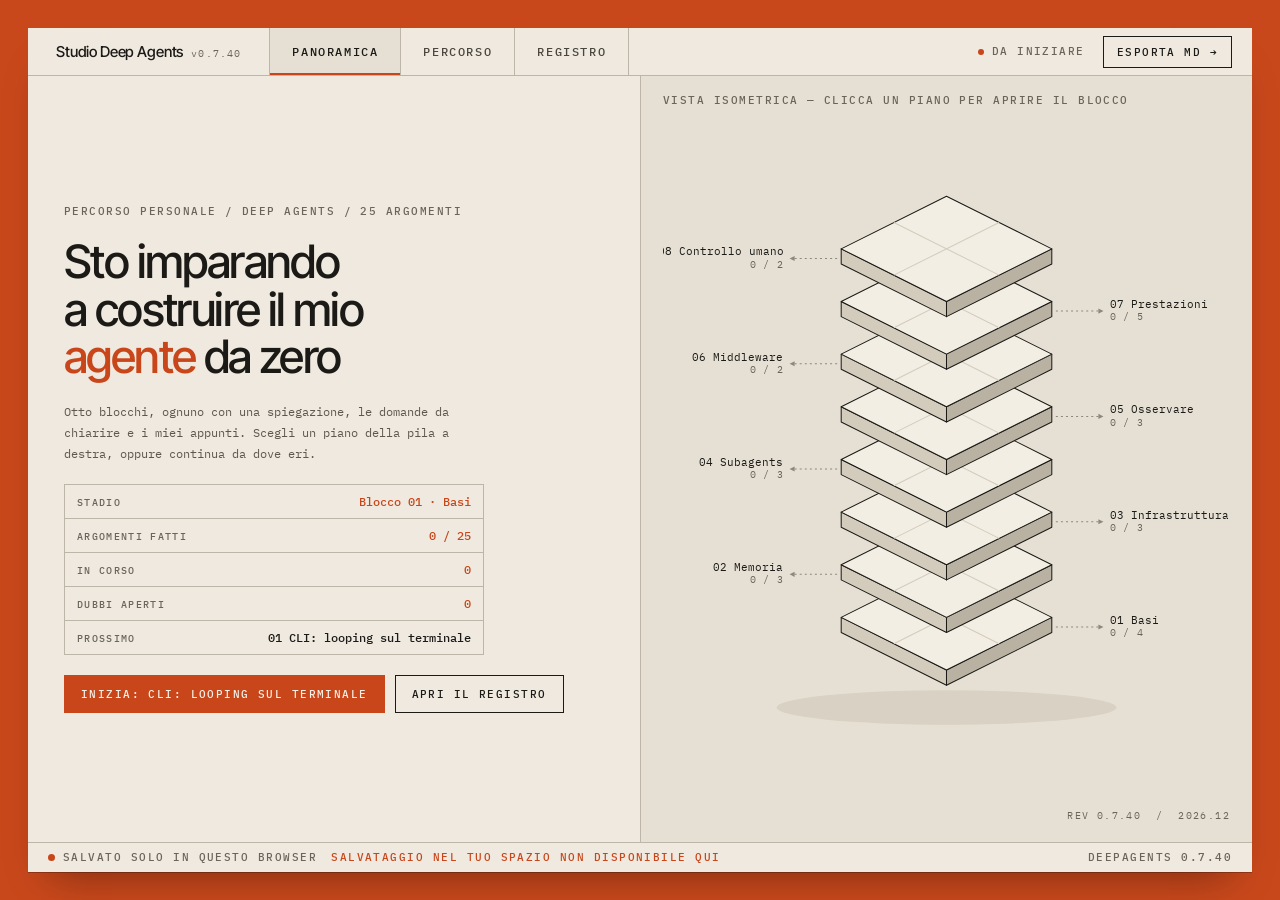
<file: deep_agents/Studio Deep Agents.html>
<!DOCTYPE html>
<html lang="it">
<head>
<meta charset="utf-8">
<meta name="viewport" content="width=device-width, initial-scale=1">
<title>Studio Deep Agents</title>
<link rel="preconnect" href="https://fonts.googleapis.com">
<link rel="preconnect" href="https://fonts.gstatic.com" crossorigin>
<link href="https://fonts.googleapis.com/css2?family=Inter+Tight:wght@400;500;600&family=IBM+Plex+Mono:wght@400;500&display=swap" rel="stylesheet">
<style>
/* Struttura: app a schermo intero, senza scroll di pagina. Barra con tre viste (Panoramica, Percorso, Registro).
   Percorso = elenco a sinistra + dettaglio a destra; ogni colonna scorre per conto suo. */
:root {
  --page: #c9481b;
  --paper: #efe9df;
  --paper2: #e6e0d4;
  --ink: #1b1a17;
  --muted: #6a645a;
  --rule: #bdb6a8;
  --rule-strong: #8f887a;
  --accent: #c8461a;
  --accent-ink: #f8f1e6;
  --font-sans: "Inter Tight", "Helvetica Neue", Arial, sans-serif;
  --font-mono: "IBM Plex Mono", ui-monospace, Menlo, Consolas, monospace;
  --check: url("data:image/svg+xml,%3Csvg xmlns='http://www.w3.org/2000/svg' viewBox='0 0 14 14'%3E%3Cpath d='M3 7.4l2.5 2.5L11 4.2' fill='none' stroke='%23f8f1e6' stroke-width='1.6'/%3E%3C/svg%3E");
  color-scheme: light;
}
* { box-sizing: border-box; }
html, body { height: 100%; }
body { margin: 0; padding: 28px; background: var(--page); color: var(--ink); font: 400 13.5px/1.55 var(--font-mono); overflow: hidden; }
@media (max-width: 700px) { body { padding: 0; } }
h1, h2, h3, p { margin: 0; }
button, input, select, textarea { font: inherit; color: inherit; border-radius: 0; }
a { color: var(--accent); text-underline-offset: 3px; }
:focus-visible { outline: 2px solid var(--accent); outline-offset: -2px; }
.lab { font: 500 10.5px/1.2 var(--font-mono); letter-spacing: .14em; text-transform: uppercase; color: var(--muted); }
.btn { font: 500 11px var(--font-mono); letter-spacing: .13em; text-transform: uppercase; padding: 11px 16px; border: 1px solid var(--ink); background: transparent; cursor: pointer; white-space: nowrap; }
.btn:hover:not(:disabled) { background: var(--paper2); }
.btn:disabled { opacity: .4; cursor: default; }
.btn.solid { background: var(--accent); border-color: var(--accent); color: var(--accent-ink); }
.btn.solid:hover:not(:disabled) { background: var(--accent); filter: brightness(1.08); }
.btn.sm { padding: 8px 13px; }

.win { height: 100%; max-width: 1240px; margin: 0 auto; background: var(--paper); box-shadow: 0 1px 0 rgba(0,0,0,.25), 0 24px 40px -22px rgba(0,0,0,.4); display: flex; flex-direction: column; min-height: 0; }

/* barra */
.bar { display: flex; align-items: stretch; border-bottom: 1px solid var(--rule); min-height: 48px; flex: none; }
.brand { display: flex; align-items: baseline; gap: 8px; padding: 0 28px; align-self: center; font: 500 15px var(--font-sans); letter-spacing: -.01em; white-space: nowrap; }
.brand small { font: 400 9.5px var(--font-mono); letter-spacing: .12em; color: var(--muted); }
.tabs { display: flex; }
.tabs button { background: none; border: 0; border-left: 1px solid var(--rule); padding: 0 22px; cursor: pointer; font: 500 11.5px var(--font-mono); letter-spacing: .14em; text-transform: uppercase; color: #4a463e; display: flex; align-items: center; gap: 8px; }
.tabs button:last-child { border-right: 1px solid var(--rule); }
.tabs button:hover { background: var(--paper2); }
.tabs button[aria-selected="true"] { background: var(--paper2); color: var(--ink); box-shadow: inset 0 -2px 0 var(--accent); }
.tabs .bd { font: 500 10px var(--font-mono); background: var(--accent); color: var(--accent-ink); padding: 1px 6px; letter-spacing: .04em; }
.tabs .bd:empty { display: none; }
.right { margin-left: auto; display: flex; align-items: center; gap: 18px; padding: 0 20px 0 12px; }
.state { display: flex; align-items: center; gap: 8px; white-space: nowrap; }
.state i { width: 6px; height: 6px; border-radius: 50%; background: var(--accent); }
@media (max-width: 860px) { .brand small, .state, .brand { display: none; } .tabs button { padding: 0 12px; } .tabs button:first-child { border-left: 0; } .right { padding: 0 10px; margin-left: auto; } }
@media (max-width: 520px) { .tabs button { padding: 0 8px; letter-spacing: .06em; font-size: 10px; } .right .btn { padding: 8px 9px; font-size: 10px; letter-spacing: .06em; } }

/* viste */
.views { flex: 1; min-height: 0; position: relative; }
.view { position: absolute; inset: 0; }
.view[hidden] { display: none; }

/* foot */
.foot { border-top: 1px solid var(--rule); padding: 8px 20px; display: flex; gap: 14px; align-items: center; flex: none; flex-wrap: wrap; }
.foot .dot { width: 7px; height: 7px; border-radius: 50%; background: var(--rule-strong); flex: none; }
.foot .dot.ok { background: var(--accent); } .foot .dot.busy { background: #d49a1f; } .foot .dot.bad { background: #8a1f10; }
.foot .sv { display: flex; gap: 8px; align-items: center; }
.foot .bn { color: var(--accent); }
.foot .sp { margin-left: auto; }
@media (max-width: 700px) { .foot .sp { display: none; } }

/* ---------- Panoramica ---------- */
.home { display: grid; grid-template-columns: minmax(0, 1fr) minmax(0, 1fr); height: 100%; }
@media (max-width: 860px) { .home { grid-template-columns: 1fr; overflow: auto; grid-auto-rows: min-content; } }
.hl { padding: 26px 36px; display: flex; flex-direction: column; justify-content: center; gap: 20px; min-width: 0; overflow: auto; }
@media (max-width: 600px) { .hl { padding: 22px 18px; } }
.hl h1 { font: 500 clamp(32px, 4.4vw, 46px)/1.04 var(--font-sans); letter-spacing: -.035em; }
.hl h1 em { font-style: normal; color: var(--accent); }
.lede { max-width: 420px; font-size: 12px; line-height: 1.75; color: #5d574d; }
.kv { border: 1px solid var(--rule); max-width: 420px; }
.kv div { display: grid; grid-template-columns: auto 1fr; gap: 14px; padding: 9px 12px; border-top: 1px solid var(--rule); align-items: baseline; }
.kv div:first-child { border-top: 0; }
.kv .lab { font-size: 9.5px; }
.kv b { font: 500 11.5px var(--font-mono); text-align: right; color: var(--accent); overflow-wrap: anywhere; }
.kv b.k { color: var(--ink); }
.acts { display: flex; gap: 10px; flex-wrap: wrap; }
.hr { background: var(--paper2); border-left: 1px solid var(--rule); padding: 18px 22px; display: flex; flex-direction: column; min-height: 0; min-width: 0; }
@media (max-width: 860px) { .hr { border-left: 0; border-top: 1px solid var(--rule); height: 460px; } }
.hr svg { flex: 1; min-height: 0; width: 100%; margin: 6px 0; }
.hr .cap { text-align: right; font: 400 10px/1.7 var(--font-mono); letter-spacing: .14em; text-transform: uppercase; color: var(--muted); }
#stack g[data-b] { cursor: pointer; }
#stack g[data-b]:hover .face { fill: #fffaf0; }
#stack g[data-b]:hover text { text-decoration: underline; }

/* ---------- Percorso: elenco + dettaglio ---------- */
.pr { display: grid; grid-template-columns: 350px minmax(0, 1fr); height: 100%; }
@media (max-width: 860px) { .pr { grid-template-columns: 1fr; } .pr .pd { display: none; } .pr.open .pl { display: none; } .pr.open .pd { display: flex; } }
.pl { display: flex; flex-direction: column; min-height: 0; border-right: 1px solid var(--rule); }
.pl-top { padding: 12px 14px; border-bottom: 1px solid var(--rule); display: grid; gap: 8px; flex: none; }
.chips { display: flex; }
.chip { flex: 1; background: none; border: 1px solid var(--rule); border-left: 0; padding: 6px 4px; cursor: pointer; font: 500 10px var(--font-mono); letter-spacing: .1em; text-transform: uppercase; color: #4a463e; }
.chip:first-child { border-left: 1px solid var(--rule); }
.chip[aria-pressed="true"] { background: var(--ink); color: var(--paper); border-color: var(--ink); }
.search { width: 100%; border: 1px solid var(--rule); background: transparent; padding: 7px 10px; font-size: 12px; }
.search::placeholder { color: #8b8579; }
.pl-list { flex: 1; overflow: auto; min-height: 0; }
.gh { width: 100%; display: grid; grid-template-columns: auto 1fr auto; gap: 8px; align-items: center; text-align: left; background: var(--paper); border: 0; border-bottom: 1px solid var(--rule); padding: 10px 14px; cursor: pointer; position: sticky; top: 0; z-index: 1; }
.gh:hover { background: var(--paper2); }
.gh .ar { font: 500 10px var(--font-mono); color: var(--muted); width: 10px; }
.gh .gt { font: 500 13px var(--font-sans); letter-spacing: -.005em; }
.gh .gt small { font: 500 10px var(--font-mono); color: var(--muted); letter-spacing: .12em; margin-right: 8px; }
.gh .bar2 { grid-column: 2 / -1; height: 3px; background: var(--rule); }
.gh .bar2 i { display: block; height: 100%; width: 0; background: var(--accent); transition: width .3s; }
.row { width: 100%; display: grid; grid-template-columns: 22px 1fr auto; gap: 8px; align-items: start; text-align: left; background: transparent; border: 0; border-bottom: 1px solid var(--rule); padding: 9px 14px 9px 16px; cursor: pointer; position: relative; }
.row:hover { background: var(--paper2); }
.row[aria-current="true"] { background: var(--paper2); box-shadow: inset 3px 0 0 var(--accent); }
.row .rn { font: 500 10.5px var(--font-mono); color: var(--muted); padding-top: 2px; letter-spacing: .06em; }
.row .rt { font: 400 13px/1.35 var(--font-sans); }
.row[data-s="done"] .rt { color: var(--muted); }
.row[hidden], .gh[hidden] { display: none; }
.mk { width: 13px; height: 13px; border: 1px solid var(--ink); margin-top: 3px; flex: none; }
.mk[data-s="doing"] { border-color: var(--accent); background: linear-gradient(90deg, var(--accent) 50%, transparent 50%); }
.mk[data-s="done"] { border-color: var(--accent); background: var(--accent) var(--check) center/100% no-repeat; }
.none { padding: 20px 16px; color: var(--muted); font-size: 12px; }

.pd { display: flex; flex-direction: column; min-height: 0; min-width: 0; }
.pd-head { padding: 16px 28px 14px; border-bottom: 1px solid var(--rule); display: grid; gap: 10px; flex: none; }
@media (max-width: 600px) { .pd-head { padding: 14px 16px; } }
.crumb { display: flex; align-items: center; gap: 12px; flex-wrap: wrap; }
.back { display: none; background: none; border: 1px solid var(--rule-strong); padding: 5px 10px; cursor: pointer; font: 500 10.5px var(--font-mono); letter-spacing: .1em; text-transform: uppercase; }
@media (max-width: 860px) { .back { display: inline-block; } }
.pd-head h2 { font: 500 clamp(22px, 2.6vw, 28px)/1.15 var(--font-sans); letter-spacing: -.025em; }
.seg { display: inline-flex; border: 1px solid var(--rule-strong); justify-self: start; }
.seg button { background: transparent; border: 0; padding: 8px 16px; cursor: pointer; font: 500 10.5px var(--font-mono); letter-spacing: .12em; text-transform: uppercase; color: var(--muted); }
.seg button + button { border-left: 1px solid var(--rule-strong); }
.seg button:hover { background: var(--paper2); }
.seg button[aria-pressed="true"][data-v="todo"] { background: var(--paper2); color: var(--ink); }
.seg button[aria-pressed="true"][data-v="doing"] { color: var(--accent); box-shadow: inset 0 0 0 1px var(--accent); }
.seg button[aria-pressed="true"][data-v="done"] { background: var(--accent); color: var(--accent-ink); }
.pd-body { flex: 1; overflow: auto; min-height: 0; padding: 18px 28px 22px; display: flex; flex-direction: column; gap: 20px; }
@media (max-width: 600px) { .pd-body { padding: 16px; } }
.blk { display: grid; gap: 8px; }
.meta { display: flex; flex-wrap: wrap; gap: 6px 14px; align-items: center; font-size: 12px; }
.spiega { display: grid; gap: 10px; max-width: 72ch; }
.spiega p { font: 400 14px/1.7 var(--font-sans); color: #2c2a25; }
.dash { color: var(--muted); font-size: 12px; }
.nota { font-size: 11.5px; line-height: 1.7; color: #5d574d; border-left: 1px solid var(--rule-strong); padding-left: 12px; }
.qs { list-style: none; margin: 0; padding: 0; display: flex; flex-direction: column; gap: 8px; }
.qs label { display: flex; gap: 10px; align-items: flex-start; cursor: pointer; font-size: 12.5px; line-height: 1.55; }
.qs input, .chk input { appearance: none; -webkit-appearance: none; flex: none; width: 14px; height: 14px; margin: 3px 0 0; border: 1px solid var(--ink); background: transparent; cursor: pointer; }
.qs input:checked, .chk input:checked { background: var(--accent) var(--check) center/100% no-repeat; border-color: var(--accent); }
.qs input:checked + span { color: var(--muted); text-decoration: line-through; text-decoration-color: var(--rule-strong); }
.appunti { width: 100%; min-height: 150px; resize: vertical; background: var(--paper2); border: 1px solid var(--rule); padding: 10px 12px; font-size: 12.5px; line-height: 1.7; }
.appunti::placeholder, .fld::placeholder { color: #8b8579; }
.donedate { font: 500 10.5px var(--font-mono); letter-spacing: .12em; text-transform: uppercase; color: var(--accent); }
.pd-foot { border-top: 1px solid var(--rule); padding: 10px 28px; display: flex; gap: 8px; align-items: center; flex-wrap: wrap; flex: none; background: var(--paper); }
@media (max-width: 600px) { .pd-foot { padding: 10px 16px; } }
.pd-foot .sp { margin-left: auto; display: flex; gap: 8px; flex-wrap: wrap; }
.hint { font: 400 10px var(--font-mono); letter-spacing: .1em; color: var(--muted); text-transform: uppercase; }
@media (max-width: 1000px) { .hint { display: none; } }

/* ---------- Registro ---------- */
.lg { display: grid; grid-template-columns: 350px minmax(0, 1fr); height: 100%; }
@media (max-width: 860px) { .lg { grid-template-columns: 1fr; overflow: auto; grid-auto-rows: min-content; } }
.lf { padding: 18px 20px; border-right: 1px solid var(--rule); display: grid; gap: 12px; align-content: start; overflow: auto; }
@media (max-width: 860px) { .lf { border-right: 0; border-bottom: 1px solid var(--rule); } }
.lf label { display: grid; gap: 6px; }
.fld { background: var(--paper); border: 1px solid var(--rule); padding: 8px 10px; font-size: 12px; width: 100%; }
.lr { display: flex; flex-direction: column; min-height: 0; min-width: 0; }
.lr-top { padding: 12px 20px; border-bottom: 1px solid var(--rule); display: flex; gap: 14px; align-items: center; flex-wrap: wrap; flex: none; }
.lr-top .chips { width: min(360px, 100%); }
.lr-list { flex: 1; overflow: auto; min-height: 0; }
.chk { display: inline-flex; gap: 8px; align-items: flex-start; cursor: pointer; font-size: 12px; }
.chk.res span { color: var(--muted); text-decoration: line-through; }
.tlog { border: 1px solid var(--rule); }
.tlog .none { padding: 12px; }
.ent { border-bottom: 1px solid var(--rule); min-width: 0; }
.tlog .ent:last-child { border-bottom: 0; }
.eh { width: 100%; display: grid; grid-template-columns: 78px minmax(0, 1fr) auto auto; gap: 12px; align-items: baseline; text-align: left; background: transparent; border: 0; padding: 11px 20px; cursor: pointer; }
.tlog .eh { padding: 10px 12px; }
.eh:hover { background: var(--paper2); }
.eh .d { font: 500 11px var(--font-mono); color: var(--muted); }
.eh .et { font: 500 13.5px/1.35 var(--font-sans); overflow: hidden; text-overflow: ellipsis; white-space: nowrap; min-width: 0; }
.eh .et small { font: 500 10px var(--font-mono); letter-spacing: .1em; text-transform: uppercase; color: var(--muted); margin-left: 10px; }
.eh .dbt { font: 500 9.5px var(--font-mono); letter-spacing: .12em; text-transform: uppercase; color: var(--accent-ink); background: var(--accent); padding: 1px 6px; }
.eh .ar { font: 500 10px var(--font-mono); color: var(--muted); width: 10px; text-align: center; }
.eb { padding: 2px 20px 14px 110px; display: grid; gap: 10px; min-width: 0; }
.tlog .eb { padding: 2px 12px 12px 102px; }
.eb[hidden] { display: none; }
.eb .did { font-size: 12.5px; line-height: 1.7; white-space: pre-wrap; overflow-wrap: anywhere; min-width: 0; }
.eb .nodesc { color: var(--muted); font-size: 12px; }
.eb .acts2 { display: flex; gap: 14px; align-items: center; flex-wrap: wrap; }
.tp { background: none; border: 0; padding: 0; cursor: pointer; font: 500 11px var(--font-mono); letter-spacing: .1em; text-transform: uppercase; color: var(--accent); text-decoration: underline; text-underline-offset: 3px; }
@media (max-width: 600px) { .eh { grid-template-columns: 1fr auto auto; padding: 10px 14px; } .eh .d { grid-column: 1 / -1; } .eb, .tlog .eb { padding: 2px 14px 12px; } }
.x { background: none; border: 0; cursor: pointer; font: 500 10px var(--font-mono); letter-spacing: .12em; text-transform: uppercase; color: var(--muted); padding: 2px 4px; }
.x:hover { color: var(--accent); }

/* ---------- Finestra Markdown ---------- */
.overlay { position: fixed; inset: 0; background: rgba(27,26,23,.55); display: grid; place-items: center; padding: 16px; z-index: 10; }
.overlay[hidden] { display: none; }
.modal { background: var(--paper); border: 1px solid var(--ink); width: min(780px, 100%); max-height: 88vh; display: flex; flex-direction: column; gap: 12px; padding: 18px; }
.modal h3 { font: 500 20px var(--font-sans); letter-spacing: -.02em; }
.modal textarea { flex: 1; min-height: 300px; font: 400 12px/1.6 var(--font-mono); background: var(--paper2); border: 1px solid var(--rule); padding: 10px; }
.modal .row2 { display: flex; gap: 10px; align-items: center; flex-wrap: wrap; }
/* ---------- Animazioni (tutte disattivate con prefers-reduced-motion) ---------- */
@keyframes rise { from { opacity: 0; transform: translateY(9px); } to { opacity: 1; transform: none; } }
@keyframes fade { from { opacity: 0; } to { opacity: 1; } }
@keyframes drop { from { opacity: 0; transform: translateY(-30px); } to { opacity: 1; transform: none; } }
@keyframes pop { 0% { transform: scale(.55); } 60% { transform: scale(1.3); } 100% { transform: scale(1); } }
@keyframes pulse { 50% { opacity: .3; } }
@keyframes sweep { from { transform: scaleX(0); } to { transform: scaleX(1); } }
.btn, .chip, .tabs button, .seg button, .row, .gh, .eh, .x, .tp, .back { transition: background-color .16s, color .16s, border-color .16s, box-shadow .22s, transform .12s, filter .16s; }
.btn:active:not(:disabled), .seg button:active, .chip:active { transform: translateY(1px); }
.row { transition: background-color .16s, box-shadow .22s, padding-left .22s; }
.row:hover:not([aria-current="true"]) { padding-left: 20px; }
.mk { transition: background-color .2s, border-color .2s; }
.mk.pop { animation: pop .38s cubic-bezier(.2, .8, .3, 1); }
.qs input, .chk input { transition: background-color .15s, border-color .15s; }
.view.enter { animation: rise .26s cubic-bezier(.2, .8, .2, 1); }
.swap > * { animation: rise .32s cubic-bezier(.2, .8, .2, 1) backwards; }
.swap > *:nth-child(2) { animation-delay: .04s; } .swap > *:nth-child(3) { animation-delay: .08s; }
.swap > *:nth-child(4) { animation-delay: .12s; } .swap > *:nth-child(5) { animation-delay: .16s; } .swap > *:nth-child(6) { animation-delay: .2s; }
.swap1 { animation: rise .28s cubic-bezier(.2, .8, .2, 1) backwards; }
.donedate:not([hidden]) { animation: fade .4s; }
.eb:not([hidden]) { animation: rise .22s ease-out; }
.overlay:not([hidden]) { animation: fade .18s; }
.overlay:not([hidden]) .modal { animation: rise .24s cubic-bezier(.2, .8, .2, 1); }
.foot .dot { transition: background-color .3s; }
.foot .dot.busy { animation: pulse 1s ease-in-out infinite; }
.gh .bar2 i { transition: width .6s cubic-bezier(.2, .8, .2, 1); }
.intro .hl > * { animation: rise .6s cubic-bezier(.2, .8, .2, 1) backwards; }
.intro .hl > *:nth-child(2) { animation-delay: .07s; } .intro .hl > *:nth-child(3) { animation-delay: .14s; }
.intro .hl > *:nth-child(4) { animation-delay: .21s; } .intro .hl > *:nth-child(5) { animation-delay: .28s; }
.intro .hr { animation: fade .7s backwards; }
.intro .kv div { animation: rise .5s cubic-bezier(.2, .8, .2, 1) backwards; }
.intro .kv div:nth-child(1) { animation-delay: .3s; } .intro .kv div:nth-child(2) { animation-delay: .36s; } .intro .kv div:nth-child(3) { animation-delay: .42s; }
.intro .kv div:nth-child(4) { animation-delay: .48s; } .intro .kv div:nth-child(5) { animation-delay: .54s; }
.pl-list.intro .row, .pl-list.intro .gh { animation: rise .34s cubic-bezier(.2, .8, .2, 1) backwards; animation-delay: calc(var(--i, 0) * 16ms); }
#stack g[data-b] { transition: transform .22s cubic-bezier(.2, .8, .2, 1); }
#stack g[data-b]:hover, #stack g[data-b]:focus-visible { transform: translateY(-6px); }
#stack g.slab { animation: drop .6s cubic-bezier(.2, .8, .2, 1) backwards; }
@media (prefers-reduced-motion: reduce) { *, *::before, *::after { transition: none !important; animation: none !important; scroll-behavior: auto !important; } }
</style>
</head>
<body>
<div class="win">
  <div class="bar">
    <div class="brand">Studio Deep Agents <small>v0.7.40</small></div>
    <div class="tabs" role="tablist" aria-label="Viste">
      <button type="button" role="tab" data-view="home" aria-selected="true">Panoramica</button>
      <button type="button" role="tab" data-view="path" aria-selected="false">Percorso</button>
      <button type="button" role="tab" data-view="log" aria-selected="false">Registro <span class="bd" id="bdLog"></span></button>
    </div>
    <div class="right">
      <span class="state lab"><i></i><span id="hdrState">Da iniziare</span></span>
      <button class="btn sm" type="button" id="mdBtn">Esporta MD &rarr;</button>
    </div>
  </div>

  <div class="views">
    <!-- PANORAMICA -->
    <section class="view home intro" id="v-home">
      <div class="hl">
        <p class="lab">Percorso personale / Deep Agents / <span id="eyeCount">25</span> argomenti</p>
        <h1>Sto imparando<br>a costruire il mio<br><em>agente</em> da zero</h1>
        <p class="lede">Otto blocchi, ognuno con una spiegazione, le domande da chiarire e i miei appunti. Scegli un piano della pila a destra, oppure continua da dove eri.</p>
        <div class="kv" aria-label="Stato attuale">
          <div><span class="lab">Stadio</span><b id="kvStage">Blocco 1</b></div>
          <div><span class="lab">Argomenti fatti</span><b id="kvDone">0 / 25</b></div>
          <div><span class="lab">In corso</span><b id="kvDoing">0</b></div>
          <div><span class="lab">Dubbi aperti</span><b id="kvDoubt">0</b></div>
          <div><span class="lab">Prossimo</span><b class="k" id="kvNext">—</b></div>
        </div>
        <div class="acts">
          <button class="btn solid" type="button" id="nextGo">Continua dal prossimo argomento</button>
          <button class="btn" type="button" data-view-go="log">Apri il registro</button>
        </div>
      </div>
      <div class="hr">
        <p class="lab">Vista isometrica &mdash; clicca un piano per aprire il blocco</p>
        <svg id="stack" viewBox="0 0 560 548" role="img" aria-label="Pila isometrica degli otto blocchi: il bordo di ogni piano si colora con l'avanzamento"></svg>
        <p class="cap">Rev 0.7.40 &nbsp;/&nbsp; <span id="capDate"></span></p>
      </div>
    </section>

    <!-- PERCORSO -->
    <section class="view" id="v-path" hidden>
      <div class="pr" id="pr">
        <div class="pl">
          <div class="pl-top">
            <div class="chips" id="filters" role="group" aria-label="Filtra per stato">
              <button class="chip" type="button" data-f="all" aria-pressed="true">Tutti</button>
              <button class="chip" type="button" data-f="todo" aria-pressed="false">Da fare</button>
              <button class="chip" type="button" data-f="doing" aria-pressed="false">In corso</button>
              <button class="chip" type="button" data-f="done" aria-pressed="false">Fatti</button>
            </div>
            <input class="search" id="search" type="search" placeholder="Cerca un argomento" aria-label="Cerca un argomento">
          </div>
          <div class="pl-list intro" id="list" title="Frecce su e giù per spostarti tra gli argomenti"></div>
        </div>
        <div class="pd">
          <div class="pd-head">
            <div class="crumb"><button class="back" type="button" id="back">&larr; Elenco</button><span class="lab" id="dCrumb"></span></div>
            <h2 id="dTitle"></h2>
            <div class="seg" id="dSeg" role="group" aria-label="Stato dell'argomento">
              <button type="button" data-v="todo" aria-pressed="false">Da fare</button>
              <button type="button" data-v="doing" aria-pressed="false">In corso</button>
              <button type="button" data-v="done" aria-pressed="false">Fatto</button>
            </div>
          </div>
          <div class="pd-body" id="dBody">
            <div class="blk"><span class="lab">Di cosa si tratta</span><div class="spiega" id="dSp"></div></div>
            <div class="nota" id="dNote" hidden></div>
            <div class="blk"><span class="lab">Documentazione</span><div class="meta" id="dDocs"></div></div>
            <div class="blk"><span class="lab" id="dQLab">Cosa voglio capire</span><ul class="qs" id="dQs"></ul></div>
            <div class="blk"><span class="lab">Appunti</span><textarea class="appunti" id="dNotes" placeholder="Cosa ho imparato, cosa non mi è chiaro" maxlength="4000" aria-label="Appunti"></textarea><span class="donedate" id="dDone" hidden></span></div>
            <div class="blk"><span class="lab" id="dLogLab">Registro di questo argomento</span><div class="tlog" id="dLog"></div></div>
          </div>
          <div class="pd-foot">
            <button class="btn sm" type="button" id="prev">&larr; Precedente</button>
            <button class="btn sm" type="button" id="next">Successivo &rarr;</button>
            <span class="sp">
              <button class="btn sm" type="button" id="toLog">Scrivi nel registro</button>
              <button class="btn sm solid" type="button" id="doneNext">Fatto, vai avanti</button>
            </span>
          </div>
        </div>
      </div>
    </section>

    <!-- REGISTRO -->
    <section class="view" id="v-log" hidden>
      <div class="lg">
        <form class="lf" id="logForm">
          <span class="lab">Nuova voce</span>
          <label><span class="lab">Data</span><input class="fld" type="date" id="logDate" required></label>
          <label><span class="lab">Argomento</span><select class="fld" id="logTopic"></select></label>
          <label><span class="lab">Titolo</span><input class="fld" type="text" id="logTitle" maxlength="80" required placeholder="Per esempio: Provato 04_skills.py"></label>
          <label><span class="lab">Descrizione</span><textarea class="fld" id="logDid" rows="4" maxlength="2000" placeholder="Cosa ho fatto, cosa ho notato (si apre cliccando sul titolo)"></textarea></label>
          <label><span class="lab">Dubbio aperto (facoltativo)</span><input class="fld" type="text" id="logDoubt" maxlength="300" placeholder="Una domanda da riprendere più tardi"></label>
          <div><button class="btn solid" type="submit">Aggiungi al registro</button></div>
        </form>
        <div class="lr">
          <div class="lr-top">
            <div class="chips" id="logFilters" role="group" aria-label="Filtra le voci">
              <button class="chip" type="button" data-lf="all" aria-pressed="true">Tutte le voci</button>
              <button class="chip" type="button" data-lf="open" aria-pressed="false">Dubbi aperti</button>
            </div>
            <span class="lab" id="logCount"></span>
          </div>
          <div class="lr-list" id="logList"></div>
        </div>
      </div>
    </section>
  </div>

  <footer class="foot">
    <span class="sv lab"><span class="dot" id="dot"></span><span id="savetxt">Caricamento…</span></span>
    <span class="lab bn" id="banner" hidden></span>
    <span class="lab sp">deepagents 0.7.40</span>
  </footer>
</div>

<div class="overlay" id="mdOverlay" hidden>
  <div class="modal" role="dialog" aria-modal="true" aria-labelledby="mdTitle">
    <h3 id="mdTitle">Studio in Markdown</h3>
    <textarea id="mdText" readonly aria-label="Testo Markdown"></textarea>
    <div class="row2">
      <button class="btn solid" id="mdCopy" type="button">Copia</button>
      <span id="mdMsg" class="lab"></span>
      <span style="flex:1"></span>
      <button class="btn" id="mdClose" type="button">Chiudi</button>
    </div>
  </div>
</div>

<script>
"use strict";
/* ---------- Contenuto del percorso (uguale a STUDIO_DEEP_AGENTS.md) ---------- */
var D = "https://docs.langchain.com/oss/python/";
var BLOCKS = [
  { id: "b1", title: "Basi", short: "Basi", topics: [
    { id: "cli", title: "CLI: looping sul terminale",
      docs: [["CLI overview", D + "deepagents/cli/overview"]],
      note: "Nella documentazione il nome è in transizione (Deep Agents CLI e Deep Agents Code, dcode). Verifica quale comando esiste nella tua versione.",
      qs: ["Come si installa e si avvia una sessione interattiva?", "Come funziona il ciclo nel terminale: richiesta, tool, risposta, nuova richiesta?", "Come si cambia modello e provider dalla CLI?"] },
    { id: "modelli", title: "Impostare modelli diversi (modello, temperatura, ecc.)",
      docs: [["Models", D + "deepagents/models"], ["Customization", D + "deepagents/customization"]],
      qs: ["Che differenza c'è tra la stringa provider:modello e un modello già istanziato con init_chat_model?", "Quali parametri cambiano da provider a provider?", "Quando uso register_provider_profile (costruzione) e quando HarnessProfile (comportamento)?"] },
    { id: "prompt", title: "Prompt, AGENTS.md e HarnessProfile",
      docs: [["Customization: system prompt", D + "deepagents/customization"], ["Profiles", D + "deepagents/profiles"]],
      note: "Verificato nel codice: il prompt finale è system_prompt, poi base_system_prompt, poi system_prompt_suffix. Senza system_prompt e senza profilo il prompt è vuoto (0.7.40).",
      qs: ["In che ordine viene costruito il prompt finale?", "Cosa aggiungono i middleware (memory, skills, subagents) al prompt?", "Quando metto le istruzioni in AGENTS.md e quando nel system_prompt?"] },
    { id: "skill", title: "Skill: una raccolta e come l'agent le usa",
      docs: [["Skills", D + "deepagents/skills"]],
      qs: ["Come scrivo una description che faccia scattare la skill al momento giusto?", "L'agent legge il SKILL.md (read_file) solo quando serve? Lo vedo nelle metriche?", "Quante skill posso avere prima che il catalogo pesi nel prompt?"] }
  ]},
  { id: "b2", title: "Memoria e risorse", short: "Memoria", topics: [
    { id: "memoria", title: "Memoria, SummarizationMiddleware e banche dati",
      docs: [["Memory", D + "deepagents/memory"], ["Retrieval", D + "deepagents/retrieval"], ["Backends", D + "deepagents/backends"]],
      note: "Ho letto «banche dati» come database per memoria e recupero (Retrieval, StoreBackend). Correggi se intendevi altro.",
      qs: ["Cosa rende memoria vera memory=[...]? (backend persistente più un agent che scrive con edit_file)", "Quando scatta il riassunto e come lo controllo (trigger, keep, summary_prompt)?", "Uso normale contro uso ottimizzato: quanti token costa la memoria a ogni chiamata?", "Come sostituisco InMemoryStore con uno store su disco o database?"] },
    { id: "tool", title: "Tool: la base, per dare più risorse all'assistente",
      docs: [["Tools", D + "deepagents/tools"]],
      qs: ["Quali tool ha già l'agent e quali aggiungo con tools=[...]?", "Come scrivo una buona docstring, dato che è ciò che il modello legge?", "Come limito o nascondo un tool predefinito?"] },
    { id: "browser", title: "Browser use",
      docs: [["Browser use", D + "deepagents/browser-use"]],
      qs: ["Quali strumenti dà all'agent per navigare e cosa richiede?", "Quali rischi ci sono (pagine con istruzioni dirette all'agent)?"] }
  ]},
  { id: "b3", title: "Infrastruttura", short: "Infrastruttura", topics: [
    { id: "backends", title: "Backends",
      docs: [["Backends", D + "deepagents/backends"]],
      qs: ["Differenza tra StateBackend, FilesystemBackend, StoreBackend e CompositeBackend?", "Quando uso ciascuno?"] },
    { id: "permissions", title: "Permissions",
      docs: [["Permissions", D + "deepagents/permissions"]],
      qs: ["Come limito dove l'agent può leggere e scrivere (permissions=)?", "Come si lega alla memoria scrivibile?"] },
    { id: "multimodal", title: "Multimodal inputs e outputs",
      docs: [["Multimodality", D + "deepagents/multimodal"]],
      qs: ["Quali tipi di file accetta l'agent e con quali modelli?", "Cosa succede con i contenuti non supportati?"] }
  ]},
  { id: "b4", title: "Subagents", short: "Subagents", topics: [
    { id: "subagents", title: "Subagents",
      docs: [["Subagents", D + "deepagents/subagents"]],
      qs: ["Come decide l'agent principale di delegare (la description)?", "Cosa significa contesto isolato?", "Come uso un modello diverso per un subagent?"] },
    { id: "dynamic", title: "Dynamic subagents (beta)",
      docs: [["Dynamic subagents", D + "deepagents/dynamic-subagents"]],
      qs: ["In cosa differiscono dai subagent dichiarati in anticipo?", "Quando servono?"] },
    { id: "async", title: "Async subagents",
      docs: [["Async subagents", D + "deepagents/async-subagents"]],
      qs: ["Come lavorano in parallelo e come si recuperano i risultati?", "Come si sommano le metriche?"] }
  ]},
  { id: "b5", title: "Osservare l'esecuzione", short: "Osservare", topics: [
    { id: "streaming", title: "Streaming",
      docs: [["Streaming", D + "deepagents/streaming"]],
      qs: ["Quali modalità di streaming esistono?", "Cosa ricevo in ognuna?"] },
    { id: "events", title: "Event streaming (beta)",
      docs: [["Event streaming", D + "deepagents/event-streaming"]],
      qs: ["Quali eventi emette l'agent (modello, tool, subagent)?", "Come li uso per un'interfaccia?"] },
    { id: "callbacks", title: "Callbacks",
      docs: [],
      note: "Non ho trovato una pagina dedicata nel menu di Deep Agents: da cercare nella documentazione di LangChain.",
      qs: ["Qual è la differenza tra callback (osservano) e middleware (possono modificare)?"] }
  ]},
  { id: "b6", title: "Middleware", short: "Middleware", topics: [
    { id: "prebuilt", title: "Prebuilt middleware",
      docs: [["Middleware overview", D + "langchain/middleware/overview"], ["Built-in middleware", D + "langchain/middleware/built-in"]],
      qs: ["Quali middleware esistono già (retry, fallback, PII, human-in-the-loop)?", "Qual è l'ordine dello stack di Deep Agents?"] },
    { id: "custom", title: "Custom middleware",
      docs: [["Custom middleware", D + "langchain/middleware/custom"]],
      qs: ["Quali hook ci sono (prima/dopo agent e modello, wrap_model_call, wrap_tool_call)?", "Perché non modificare attributi di self durante l'esecuzione? (si usa lo stato del grafo)"] }
  ]},
  { id: "b7", title: "Prestazioni e integrazioni", short: "Prestazioni", topics: [
    { id: "context", title: "Context engineering",
      docs: [["Context engineering", D + "deepagents/context-engineering"]],
      qs: ["Cosa entra nel contesto a ogni chiamata?", "Come lo riduco (memoria, skill, riassunto) e come lo misuro con llm_gateway.py?"] },
    { id: "sandboxes", title: "Sandboxes",
      docs: [["Sandboxes", D + "deepagents/sandboxes"]],
      qs: ["Cosa dà un backend sandbox (file isolati e tool execute)?", "Quale provider scelgo?"] },
    { id: "interpreters", title: "Interpreters (beta)",
      docs: [["Interpreters", D + "deepagents/interpreters"]],
      qs: ["Cosa permette il tool eval (JavaScript in QuickJS)?", "Quando conviene usarlo?"] },
    { id: "mcp", title: "MCP",
      docs: [["MCP with LangChain", D + "langchain/mcp"], ["Customization (sezione MCP)", D + "deepagents/customization"]],
      qs: ["Come carico tool da un server MCP e li passo a tools=?", "Come filtro quelli da esporre?"] },
    { id: "evals", title: "Evals",
      docs: [["Blog: come costruiamo gli evals", "https://www.langchain.com/blog/how-we-build-evals-for-deep-agents"], ["Models (tabella di valutazione)", D + "deepagents/models"]],
      note: "Non ho trovato una pagina dedicata nel menu della documentazione.",
      qs: ["Come misuro se un cambio (prompt, modello, skill) migliora davvero l'agent?"] }
  ]},
  { id: "b8", title: "Controllo umano", short: "Controllo umano", topics: [
    { id: "hitl", title: "Human-in-the-loop",
      docs: [["Human-in-the-loop", D + "deepagents/human-in-the-loop"]],
      qs: ["Come uso interrupt_on (approvare, modificare, rifiutare)?", "Perché serve un checkpointer?", "Come lo uso sui tool che scrivono la memoria?"] },
    { id: "rubrics", title: "Grading rubrics",
      docs: [["Grading rubrics", D + "deepagents/rubric"]],
      qs: ["Come definisco i criteri con cui l'agent valuta e corregge il proprio lavoro?"] }
  ]}
];
var FLAT = [];
BLOCKS.forEach(function (b, bi) { b.topics.forEach(function (t) { t.block = b; t.bi = bi; t.n = FLAT.length + 1; FLAT.push(t); }); });
var BYID = {}; FLAT.forEach(function (t) { BYID[t.id] = t; });

/* ---------- Spiegazioni degli argomenti ---------- */
var SPIEGA = {
  cli: [
    "La CLI è il modo più rapido per usare un agent senza scrivere codice: apri il terminale, scrivi una richiesta, l'agent ragiona, usa i suoi tool (legge e modifica file, esegue comandi) e ti risponde. Poi puoi continuare la conversazione nella stessa sessione, a ciclo. È lo stesso schema di strumenti come Claude Code.",
    "Serve per due cose: provare in fretta cosa sa fare un agent di Deep Agents e avere un assistente da riga di comando per il lavoro quotidiano. Per te è anche un buon punto di partenza per capire il ciclo richiesta, tool, risposta prima di costruirlo a mano in Python. Nota: nella documentazione il nome sta cambiando, quindi controlla quale comando esiste nella tua versione."
  ],
  modelli: [
    "Un agent ha bisogno di un modello linguistico, e Deep Agents ti lascia sceglierlo in due modi. Il più semplice è una stringa nel formato provider:modello (per esempio anthropic:claude-sonnet-5-5). Il secondo è passare un modello già costruito, per esempio con init_chat_model, e lì decidi temperatura, limite di token, timeout e i parametri specifici di ogni provider.",
    "La differenza pratica è il controllo: con la stringa usi i valori predefiniti, con l'istanza configuri tutto. Quello che cambia da un provider all'altro (per esempio come si attiva il ragionamento esteso) va gestito a parte: per questo hai scritto llm_gateway.py. Tieni distinte due cose: la costruzione del modello e il comportamento dell'agent con quel modello (i profili)."
  ],
  prompt: [
    "Il prompt di sistema è il testo che dice all'agent chi è e come deve lavorare. In Deep Agents il prompt finale non è solo quello che scrivi tu: viene composto in ordine da system_prompt (il tuo), poi dal prompt base del profilo e infine da un eventuale suffisso. Ogni middleware (memoria, skill, subagent) aggiunge poi le sue istruzioni.",
    "AGENTS.md è un file di istruzioni persistenti che l'agent legge come contesto, utile per regole di progetto che cambiano poco. L'HarnessProfile serve invece ad adattare il comportamento dell'agent a un modello o provider specifico (prompt base, suffisso, tool nascosti) senza toccare il codice dell'agent. Regola pratica: ciò che vale sempre sta nel system_prompt, ciò che riguarda il progetto in AGENTS.md, ciò che riguarda il modello nel profilo."
  ],
  skill: [
    "Una skill è una cartella con un file SKILL.md che spiega come svolgere un certo tipo di compito, più eventuali file di supporto. L'agent non carica tutto subito: nel prompt vede soltanto nome e descrizione di ogni skill, e legge il SKILL.md completo (con read_file) solo quando il compito lo richiede. Si chiama divulgazione progressiva ed evita di riempire il contesto.",
    "Per questo la description è la parte più importante: è ciò che fa scattare la skill al momento giusto. Una raccolta di skill ti permette di insegnare all'agent procedure ripetibili (per esempio come scrivere un report o rivedere codice) senza gonfiare il prompt di sistema."
  ],
  memoria: [
    "Memoria non vuol dire solo passare memory=[\"/AGENTS.md\"]. Quel parametro carica un file nel prompt e dice all'agent di aggiornarlo con edit_file; ma se il backend è quello predefinito, i file vivono nello stato del thread e spariscono al thread successivo. Per avere memoria vera serve un backend persistente, di solito un CompositeBackend che manda il percorso /memories/ a uno StoreBackend collegato a uno store.",
    "A questo si aggiunge la gestione della conversazione lunga: il SummarizationMiddleware riassume i messaggi vecchi quando superano una soglia, così il contesto non cresce all'infinito. Con «banche dati» intendo database usati per memoria e recupero: cambiare lo store in memoria con uno su disco o su database è ciò che rende la memoria durevole. Il costo da tenere d'occhio è che la memoria entra nel prompt a ogni chiamata."
  ],
  tool: [
    "I tool sono le azioni che l'agent può compiere: leggere e scrivere file, pianificare con una lista di cose da fare, delegare a un subagent e, se glieli dai tu, qualsiasi funzione Python (cercare nel web, interrogare un database, chiamare un'API). Si passano con tools=[...].",
    "Il punto delicato è che il modello vede solo il nome, la descrizione e i parametri di ogni tool: la docstring che scrivi è quindi il modo in cui gli spieghi quando usarlo. Più tool dai, più il prompt pesa e più l'agent può confondersi, quindi conviene dare solo quelli utili e descriverli bene."
  ],
  browser: [
    "Il browser use permette all'agent di navigare in un sito come farebbe una persona: aprire pagine, leggere il contenuto, cliccare, compilare moduli. Serve quando l'informazione o l'azione non è raggiungibile con una semplice API o con una ricerca.",
    "Va usato con attenzione: le pagine web possono contenere testo scritto per ingannare l'agent (istruzioni nascoste nei contenuti), e un browser con accesso a un account può compiere azioni reali. Conviene limitare cosa può fare e farsi chiedere conferma sulle azioni importanti."
  ],
  backends: [
    "Il backend decide dove vivono i file che l'agent vede con read_file, write_file ed edit_file. StateBackend li tiene nello stato del thread (si perdono alla fine). FilesystemBackend usa il disco reale. StoreBackend li salva in uno store persistente condiviso tra thread. CompositeBackend combina più backend, indirizzando percorsi diversi a backend diversi.",
    "È il pezzo che rende possibile la memoria durevole: per esempio tutto quello che sta sotto /memories/ va in uno store persistente, mentre il resto resta temporaneo. Scegliere il backend significa scegliere cosa sopravvive e cosa può toccare l'agent."
  ],
  permissions: [
    "Le permissions limitano dove l'agent può leggere e scrivere, tramite il parametro permissions. Servono a mettere dei confini: per esempio consentire la lettura di tutto il progetto ma la scrittura solo in una cartella di lavoro, o impedire di toccare certi percorsi.",
    "Sono importanti quando l'agent ha accesso a file reali o a una memoria scrivibile: riducono il danno di un errore del modello o di un'istruzione ingannevole. Vanno pensate insieme ai backend, perché agiscono sui percorsi che i backend espongono."
  ],
  multimodal: [
    "Multimodale significa che l'agent può ricevere e produrre non solo testo ma anche altri tipi di contenuto, per esempio immagini o documenti. Cosa è davvero possibile dipende dal modello scelto e dai tipi di file supportati.",
    "Per studiarlo conviene capire tre cose: quali formati accetta l'agent in ingresso, con quali modelli funziona e cosa succede quando un contenuto non è supportato (viene scartato, convertito o dà errore)."
  ],
  subagents: [
    "Un subagent è un agent specializzato a cui l'agent principale delega un compito, tramite il tool task. Lavora in un contesto isolato: legge e scrive per conto suo e restituisce al principale solo il risultato finale, senza riempire il suo contesto con tutti i passaggi intermedi.",
    "Si definiscono con nome, description, system prompt, tool e, se vuoi, un modello diverso (per esempio uno più economico per le ricerche). La description è ciò che permette all'agent principale di decidere quando delegare. Sono utili per compiti lunghi o rumorosi che sporcherebbero il contesto principale."
  ],
  dynamic: [
    "I subagent normali li dichiari in anticipo nel codice. Quelli dinamici, ancora in beta, vengono invece creati dall'agent durante l'esecuzione, in base a ciò che serve in quel momento.",
    "Sono interessanti quando non sai in anticipo quali specialisti serviranno. In contropartita hai meno prevedibilità e controllo, quindi conviene capire bene i limiti prima di usarli."
  ],
  async: [
    "I subagent asincroni lavorano in parallelo e in background: l'agent principale li avvia, continua a fare altro e recupera i risultati quando sono pronti, invece di restare in attesa di ognuno.",
    "Sono utili quando ci sono più compiti indipendenti (per esempio cercare informazioni su più fonti) e vuoi ridurre i tempi. Va chiarito come si leggono i risultati e come si sommano costi e metriche delle varie esecuzioni."
  ],
  streaming: [
    "Lo streaming ti permette di ricevere l'output dell'agent mentre viene prodotto, invece di aspettare la fine. È ciò che fa comparire il testo parola per parola in una chat e mostra i passaggi intermedi (chiamate ai tool, risultati).",
    "Esistono più modalità di streaming (per esempio gli aggiornamenti dello stato del grafo, i messaggi, i token). Per studiarlo conviene capire cosa arriva in ciascuna, perché dipende da cosa vuoi mostrare all'utente."
  ],
  events: [
    "L'event streaming, ancora in beta, espone l'esecuzione dell'agent come un flusso di eventi tipizzati: inizio e fine delle chiamate al modello, uso dei tool, attività dei subagent.",
    "Serve soprattutto per costruire interfacce o strumenti di monitoraggio che mostrano cosa sta facendo l'agent in tempo reale, con più struttura rispetto al semplice testo in streaming."
  ],
  callbacks: [
    "I callback sono funzioni che LangChain chiama in momenti precisi (inizio e fine di una chiamata al modello, di un tool, un errore, un nuovo token). Osservano soltanto: non cambiano il comportamento dell'agent. È la strada per misurare tempi, token e costi, come fa il tuo llm_gateway.py.",
    "La differenza con i middleware è proprio questa: i callback guardano, i middleware possono modificare richieste, risposte e flusso. Nella documentazione di Deep Agents non ho trovato una pagina dedicata, quindi la fonte è quella di LangChain."
  ],
  prebuilt: [
    "Un middleware è un pezzo di codice che si inserisce nel ciclo dell'agent per aggiungere capacità o regole senza riscrivere l'agent. Deep Agents ne usa già diversi per pianificazione, file, subagent, memoria, skill e riassunto, e LangChain ne offre altri pronti, per esempio per riprovare le chiamate che falliscono, passare a un modello di riserva, nascondere dati personali o chiedere approvazione umana.",
    "Studiarli serve a sapere cosa c'è già prima di scrivere qualcosa di tuo, e a capire l'ordine in cui lo stack viene applicato, perché l'ordine cambia il risultato."
  ],
  custom: [
    "Un middleware personalizzato ti permette di intervenire nel ciclo dell'agent con punti di aggancio precisi: prima o dopo l'agent, prima o dopo il modello, e attorno a ogni chiamata al modello (wrap_model_call) o a un tool (wrap_tool_call). Con questi puoi, per esempio, modificare il prompt, filtrare i tool disponibili, bloccare un'azione o registrare dati.",
    "Una regola importante: il middleware non deve salvare dati modificabili in self durante l'esecuzione, perché può essere usato da più esecuzioni insieme. Ciò che va ricordato si mette nello stato del grafo."
  ],
  context: [
    "Il context engineering è il lavoro di decidere cosa entra nel contesto del modello a ogni chiamata: prompt di sistema, descrizioni dei tool, memoria, skill, storico dei messaggi, risultati dei tool. Un contesto troppo grande costa di più, rallenta e fa peggiorare le risposte.",
    "Gli strumenti per controllarlo sono quelli già visti: memoria e skill caricate solo quando servono, riassunto automatico, subagent con contesto isolato. E lo misuri guardando quanti token consuma ogni chiamata, che è ciò che il tuo gateway già riporta."
  ],
  sandboxes: [
    "Una sandbox è un ambiente isolato in cui l'agent può eseguire codice e comandi senza toccare la tua macchina. Come backend, gli dà un filesystem proprio e un tool per eseguire comandi.",
    "È la scelta giusta quando l'agent deve lanciare codice generato da lui o lavorare con dipendenze e file che non vuoi sul tuo computer. Esistono diversi provider, e la scelta dipende da costi, tempi di avvio e integrazione."
  ],
  interpreters: [
    "Gli interpreter, in beta, danno all'agent un modo di eseguire codice in un ambiente controllato: nella documentazione c'è un tool eval che esegue JavaScript dentro un interprete isolato (QuickJS).",
    "Servono per calcoli e trasformazioni di dati che il modello farebbe male da solo, con meno rischi e meno peso di una sandbox completa. Verifica nella tua versione cosa è disponibile e con quali limiti."
  ],
  mcp: [
    "MCP (Model Context Protocol) è uno standard per collegare un agent a strumenti e fonti di dati esterni: un server MCP espone dei tool (per esempio un database, un calendario, un servizio) e il client li rende disponibili all'agent.",
    "In pratica carichi i tool da un server MCP con gli adapter di LangChain e li passi a tools=[...] come qualsiasi altro tool. Conviene filtrare quelli che esponi, perché ogni tool in più appesantisce il contesto e allarga ciò che l'agent può fare."
  ],
  evals: [
    "Gli evals sono test automatici per l'agent: un insieme di casi con un risultato atteso, che esegui ogni volta che cambi qualcosa (prompt, modello, skill, tool) per vedere se la qualità migliora o peggiora davvero, invece di fidarti di qualche prova a mano.",
    "Nella documentazione non c'è una pagina dedicata; il riferimento migliore è il blog di LangChain su come costruiscono gli evals per Deep Agents. Il punto da imparare è come scegliere i casi e cosa misurare (correttezza, tool usati, costi)."
  ],
  hitl: [
    "Human-in-the-loop significa che l'agent si ferma e chiede il tuo permesso prima di eseguire certe azioni. Con interrupt_on indichi quali tool richiedono approvazione; quando l'agent ne chiama uno, l'esecuzione si interrompe e tu puoi approvare, modificare gli argomenti o rifiutare.",
    "Per riprendere l'esecuzione serve un checkpointer, che salva lo stato mentre aspetti. È il meccanismo giusto per azioni rischiose o irreversibili, come cancellare file, inviare messaggi o scrivere nella memoria."
  ],
  rubrics: [
    "Una rubrica di valutazione è un elenco di criteri con cui giudicare un risultato (per esempio completezza, correttezza, tono). Con le grading rubrics l'agent può usarla per valutare e migliorare il proprio lavoro prima di darlo come finito.",
    "Serve quando il risultato non si controlla con un semplice vero o falso: definire bene i criteri è ciò che rende la valutazione utile e ripetibile."
  ]
};
FLAT.forEach(function (t) { t.sp = SPIEGA[t.id] || []; });


/* ---------- Stato ---------- */
var state = { topics: {}, log: [] };   // topics[id] = {s, q:[indici], n, d}
var ui = { view: "home", sel: null, filter: "all", query: "", logFilter: "all", collapsed: {} };
var $ = function (id) { return document.getElementById(id); };
function clone(x) { return JSON.parse(JSON.stringify(x)); }
function pad(n) { return String(n).padStart(2, "0"); }
function today() { var d = new Date(); return d.getFullYear() + "-" + pad(d.getMonth() + 1) + "-" + pad(d.getDate()); }
function fmtDate(iso) { var p = String(iso).split("-"); return p.length === 3 ? p[2] + "/" + p[1] + "/" + p[0] : iso; }
function ts(id) { return state.topics[id] || (state.topics[id] = { s: "todo", q: [], n: "", d: "" }); }
function sameJSON(a, b) { return JSON.stringify(a) === JSON.stringify(b); }
function restart(e, c) { if (!e) return; e.classList.remove(c); void e.offsetWidth; e.classList.add(c); }
function el(tag, cls, text) { var e = document.createElement(tag); if (cls) e.className = cls; if (text != null) e.textContent = text; return e; }
function openDoubts() { return state.log.filter(function (e) { return e.doubt && !e.resolved; }); }
function nextTopic() { return FLAT.find(function (t) { return ts(t.id).s === "doing"; }) || FLAT.find(function (t) { return ts(t.id).s !== "done"; }) || null; }

/* ---------- Salvataggio: db per-persona, con ripiego locale ---------- */
var mode = "local", progRef = null, logRef = null;
var dirtyP = false, dirtyL = false, flushing = false, timer = null;
function setSave(kind, text) { $("dot").className = "dot " + kind; $("savetxt").textContent = text; }
function localSave() { try { localStorage.setItem("studio-deep-agents-v3", JSON.stringify(state)); return true; } catch (e) { return false; } }
function localLoad() { try { var r = localStorage.getItem("studio-deep-agents-v3"); if (r) { var s = JSON.parse(r); if (s && s.topics) { state.topics = s.topics; state.log = s.log || []; } } } catch (e) {} }
function schedule() { dirtyP = true; setSave("busy", "Salvataggio…"); clearTimeout(timer); timer = setTimeout(flush, 600); }
function scheduleLog() { dirtyL = true; setSave("busy", "Salvataggio…"); clearTimeout(timer); timer = setTimeout(flush, 250); }
async function flush() {
  if (flushing) { timer = setTimeout(flush, 300); return; }
  flushing = true;
  try {
    if (mode === "db") {
      if (dirtyP) { dirtyP = false; await progRef.set({ topics: clone(state.topics) }); }
      if (dirtyL) { dirtyL = false; await logRef.set({ entries: clone(state.log) }); }
      setSave("ok", "Salvato nel tuo spazio privato");
    } else {
      dirtyP = dirtyL = false;
      var ok = localSave();
      setSave(ok ? "ok" : "bad", ok ? "Salvato solo in questo browser" : "Salvataggio non disponibile");
    }
  } catch (e) {
    dirtyP = true; dirtyL = true; localSave();
    setSave("bad", "Salvataggio non riuscito: riprovo alla prossima modifica");
  } finally { flushing = false; }
}

/* ---------- Viste e navigazione ---------- */
function setHash(h) { try { if (location.hash !== "#" + h) history.replaceState(null, "", "#" + h); } catch (e) { try { location.hash = h; } catch (e2) {} } }
function setView(v) {
  ui.view = v;
  ["home", "path", "log"].forEach(function (k) { $("v-" + k).hidden = k !== v; });
  Array.prototype.forEach.call(document.querySelectorAll(".tabs button"), function (b) { b.setAttribute("aria-selected", String(b.dataset.view === v)); });
  restart($("v-" + v), "enter");
  if (v === "path") { if (!ui.sel) ui.sel = (nextTopic() || FLAT[0]).id; refreshAll(); }
  setHash(v === "path" && ui.sel ? "percorso-" + ui.sel : { home: "panoramica", path: "percorso", log: "registro" }[v]);
}
function selectTopic(id, opts) {
  opts = opts || {};
  ui.sel = id;
  var t = BYID[id]; ui.collapsed[t.block.id] = false;
  $("pr").classList.add("open");
  if (ui.view !== "path") setView("path"); else { setHash("percorso-" + id); }
  refreshAll();
  var row = rows[id]; if (row && !row.hidden) row.scrollIntoView({ block: "nearest" });
  if (opts.top) $("dBody").scrollTop = 0;
}
function stepTopic(delta, visibleOnly) {
  var list = visibleOnly ? FLAT.filter(function (t) { return !rows[t.id].hidden; }) : FLAT;
  var i = list.findIndex(function (t) { return t.id === ui.sel; });
  if (i === -1) { if (list.length) selectTopic(list[0].id, { top: true }); return; }
  var j = i + delta; if (j < 0 || j >= list.length) return;
  selectTopic(list[j].id, { top: true });
}

/* ---------- Elenco ---------- */
var rows = {}, groups = {};
function buildList() {
  var host = $("list"), idx = 0;
  BLOCKS.forEach(function (b, bi) {
    var gh = el("button", "gh"); gh.type = "button"; gh.setAttribute("aria-expanded", "true");
    var ar = el("span", "ar", "▾");
    var gt = el("span", "gt"); gt.appendChild(el("small", null, pad(bi + 1))); gt.appendChild(document.createTextNode(b.title));
    var gc = el("span", "lab");
    var bar = el("span", "bar2"); var fill = document.createElement("i"); bar.appendChild(fill);
    gh.appendChild(ar); gh.appendChild(gt); gh.appendChild(gc); gh.appendChild(bar);
    gh.addEventListener("click", function () { ui.collapsed[b.id] = !ui.collapsed[b.id]; applyFilters(); });
    gh.style.setProperty("--i", idx++); host.appendChild(gh);
    groups[b.id] = { gh: gh, ar: ar, gc: gc, fill: fill };
    b.topics.forEach(function (t) {
      var r = el("button", "row"); r.type = "button"; r.dataset.s = "todo";
      r.appendChild(el("span", "rn", pad(t.n)));
      r.appendChild(el("span", "rt", t.title));
      var mk = el("span", "mk"); mk.dataset.s = "todo"; r.appendChild(mk);
      r.addEventListener("click", function () { selectTopic(t.id, { top: true }); });
      r.style.setProperty("--i", idx++); host.appendChild(r); rows[t.id] = r; r._mk = mk;
    });
  });
  host.appendChild(el("div", "none", "Nessun argomento corrisponde alla ricerca.")); host.lastChild.id = "noRes"; host.lastChild.hidden = true;
  var sel = $("logTopic");
  FLAT.forEach(function (t) { var o = el("option", null, pad(t.n) + " · " + t.title); o.value = t.id; sel.appendChild(o); });
  var gen = el("option", null, "Generale"); gen.value = ""; sel.insertBefore(gen, sel.firstChild); sel.value = "";
  $("eyeCount").textContent = FLAT.length;
  var d = new Date(); $("capDate").textContent = d.getFullYear() + "." + pad(d.getMonth() + 1);
}
function refreshList() {
  FLAT.forEach(function (t) {
    var r = rows[t.id], s = ts(t.id).s; r.dataset.s = s; r._mk.dataset.s = s;
    if (t.id === ui.sel) r.setAttribute("aria-current", "true"); else r.removeAttribute("aria-current");
  });
  BLOCKS.forEach(function (b) {
    var d = b.topics.filter(function (t) { return ts(t.id).s === "done"; }).length;
    groups[b.id].gc.textContent = d + " / " + b.topics.length;
    groups[b.id].fill.style.width = (d / b.topics.length * 100) + "%";
  });
}
function applyFilters() {
  var q = ui.query.trim().toLowerCase(), any = false;
  BLOCKS.forEach(function (b) {
    var shown = 0, g = groups[b.id], col = !!ui.collapsed[b.id] && !q && ui.filter === "all";
    b.topics.forEach(function (t) {
      var okS = ui.filter === "all" || ts(t.id).s === ui.filter;
      var okQ = !q || (t.title + " " + t.qs.join(" ") + " " + (ts(t.id).n || "")).toLowerCase().indexOf(q) !== -1;
      var ok = okS && okQ; if (ok) shown++;
      rows[t.id].hidden = !ok || col;
    });
    g.gh.hidden = shown === 0; g.ar.textContent = col ? "▸" : "▾"; g.gh.setAttribute("aria-expanded", String(!col));
    if (shown) any = true;
  });
  $("noRes").hidden = any;
}

/* ---------- Dettaglio ---------- */
var lastShown = null;
function fillDetail() {
  var t = BYID[ui.sel]; if (!t) return;
  var st = ts(t.id);
  if (lastShown !== t.id) { lastShown = t.id; restart($("dBody"), "swap"); restart($("dTitle"), "swap1"); }
  $("dCrumb").textContent = "Blocco " + pad(t.bi + 1) + " · " + t.block.short + "  /  Argomento " + pad(t.n) + " di " + FLAT.length;
  $("dTitle").textContent = t.title;
  Array.prototype.forEach.call($("dSeg").children, function (b) { b.setAttribute("aria-pressed", String(b.dataset.v === st.s)); });
  var docs = $("dDocs"); docs.textContent = "";
  if (t.docs.length) t.docs.forEach(function (d) { var a = el("a", null, d[0]); a.href = d[1]; a.target = "_blank"; a.rel = "noopener"; docs.appendChild(a); });
  else docs.appendChild(el("span", "dash", "da cercare"));
  var sp = $("dSp"); sp.textContent = "";
  t.sp.forEach(function (par) { sp.appendChild(el("p", null, par)); });
  var nt = $("dNote"); nt.hidden = !t.note; nt.textContent = t.note || "";
  var qs = $("dQs"); qs.textContent = "";
  t.qs.forEach(function (q, i) {
    var li = el("li"), lb = el("label"), cb = document.createElement("input"); cb.type = "checkbox"; cb.checked = st.q.indexOf(i) !== -1;
    var id = t.id; cb.addEventListener("change", function () { toggleQ(id, i, cb.checked); });
    lb.appendChild(cb); lb.appendChild(el("span", null, q)); li.appendChild(lb); qs.appendChild(li);
  });
  qCount();
  var na = $("dNotes"); if (document.activeElement !== na || na.dataset.id !== t.id) na.value = st.n; na.dataset.id = t.id;
  var dd = $("dDone"); dd.hidden = !(st.s === "done" && st.d); dd.textContent = st.d ? "Completato il " + fmtDate(st.d) : "";
  var i = FLAT.indexOf(t); $("prev").disabled = i === 0; $("next").disabled = i === FLAT.length - 1;
  $("doneNext").textContent = st.s === "done" ? (i === FLAT.length - 1 ? "Ultimo argomento" : "Già fatto, vai avanti") : (i === FLAT.length - 1 ? "Segna come fatto" : "Fatto, vai avanti");
}
function qCount() {
  var t = BYID[ui.sel], st = ts(t.id);
  $("dQLab").textContent = "Cosa voglio capire · " + st.q.length + " / " + t.qs.length;
}
function toggleQ(id, i, on) {
  var st = ts(id), set = new Set(st.q); if (on) set.add(i); else set.delete(i);
  st.q = Array.from(set).sort(function (a, b) { return a - b; }); qCount(); schedule();
}
function setStatus(id, s) {
  var st = ts(id); if (st.s === s) return;
  st.s = s; st.d = s === "done" ? today() : "";
  refreshAll(); schedule();
  if (s === "done" && rows[id]) restart(rows[id]._mk, "pop");
}

/* ---------- Pila isometrica: un piano per blocco, cliccabile ---------- */
var NS = "http://www.w3.org/2000/svg";
function sv(tag, attrs, parent) { var e = document.createElementNS(NS, tag); for (var k in attrs) e.setAttribute(k, attrs[k]); if (parent) parent.appendChild(e); return e; }
var stackAnimated = false;
function drawStack(fr, cnt) {
  var svg = $("stack"); svg.textContent = "";
  var cx = 280, baseCy = 432, hw = 104, hh = 52, th = 15, step = 52, INK = "#1b1a17", SAND = "#f3eee4", EDGE = "#d3ccbc", ACC = "#c8461a", LINE = "#8f887a";
  var defs = sv("defs", {}, svg);
  sv("ellipse", { cx: cx, cy: baseCy + hh + th + 22, rx: 168, ry: 17, fill: "#d9d2c4" }, svg);
  BLOCKS.forEach(function (b, i) {
    var f = fr[i], cy = baseCy - i * step;
    [["g", EDGE], ["h", "#b9b2a3"]].forEach(function (p) {
      var g = sv("linearGradient", { id: p[0] + i, gradientUnits: "userSpaceOnUse", x1: cx - hw, y1: 0, x2: cx + hw, y2: 0 }, defs);
      [[0, ACC], [f, ACC], [f, p[1]], [1, p[1]]].forEach(function (s) { sv("stop", { offset: s[0], "stop-color": s[1] }, g); });
    });
    var grp = sv("g", { "class": stackAnimated ? "" : "slab", "data-b": i, tabindex: 0, role: "button", "aria-label": "Apri il blocco " + b.title + ", " + cnt[i] }, svg);
    sv("polygon", { points: (cx - hw) + "," + cy + " " + cx + "," + (cy + hh) + " " + cx + "," + (cy + hh + th) + " " + (cx - hw) + "," + (cy + th), fill: "url(#g" + i + ")", stroke: INK, "stroke-linejoin": "round" }, grp);
    sv("polygon", { points: cx + "," + (cy + hh) + " " + (cx + hw) + "," + cy + " " + (cx + hw) + "," + (cy + th) + " " + cx + "," + (cy + hh + th), fill: "url(#h" + i + ")", stroke: INK, "stroke-linejoin": "round" }, grp);
    sv("polygon", { class: "face", points: cx + "," + (cy - hh) + " " + (cx + hw) + "," + cy + " " + cx + "," + (cy + hh) + " " + (cx - hw) + "," + cy, fill: f >= 1 ? ACC : SAND, stroke: INK, "stroke-linejoin": "round" }, grp);
    sv("line", { x1: cx - hw / 2, y1: cy - hh / 2, x2: cx + hw / 2, y2: cy + hh / 2, stroke: f >= 1 ? "#f0b79c" : EDGE }, grp);
    sv("line", { x1: cx + hw / 2, y1: cy - hh / 2, x2: cx - hw / 2, y2: cy + hh / 2, stroke: f >= 1 ? "#f0b79c" : EDGE }, grp);
    var right = i % 2 === 0, y = cy + th / 2 + 2, x0 = right ? cx + hw : cx - hw, x1 = right ? x0 + 46 : x0 - 46;
    sv("line", { x1: x0 + (right ? 4 : -4), y1: y, x2: x1, y2: y, stroke: LINE, "stroke-dasharray": "2 3" }, grp);
    sv("polygon", { points: (right ? x1 + 5 : x1 - 5) + "," + y + " " + x1 + "," + (y - 2.5) + " " + x1 + "," + (y + 2.5), fill: LINE }, grp);
    var tx = right ? x1 + 11 : x1 - 11, anchor = right ? "start" : "end";
    var t = sv("text", { x: tx, y: y - 3, "text-anchor": anchor, "font-family": "IBM Plex Mono, monospace", "font-size": 10.5, fill: INK }, grp); t.textContent = pad(i + 1) + "  " + b.short;
    var t2 = sv("text", { x: tx, y: y + 9, "text-anchor": anchor, "font-family": "IBM Plex Mono, monospace", "font-size": 9.5, fill: f > 0 ? ACC : "#6a645a", "letter-spacing": ".08em" }, grp); t2.textContent = cnt[i];
    var open = function () { var bl = BLOCKS[i]; var tp = bl.topics.find(function (x) { return ts(x.id).s !== "done"; }) || bl.topics[0]; selectTopic(tp.id, { top: true }); };
    if (!stackAnimated) grp.style.animationDelay = (i * 70 + 250) + "ms";
    grp.addEventListener("click", open);
    grp.addEventListener("keydown", function (ev) { if (ev.key === "Enter" || ev.key === " ") { ev.preventDefault(); open(); } });
  });
  stackAnimated = true;
}

/* ---------- Riepilogo ---------- */
function updateSummary() {
  var done = 0, doing = 0, total = FLAT.length, fr = [], cnt = [], stage = null;
  FLAT.forEach(function (t) { var s = ts(t.id).s; if (s === "done") done++; else if (s === "doing") doing++; });
  BLOCKS.forEach(function (b, bi) {
    var d = b.topics.filter(function (t) { return ts(t.id).s === "done"; }).length, n = b.topics.length;
    fr.push(d / n); cnt.push(d + " / " + n);
    if (!stage && d < n) stage = "Blocco " + pad(bi + 1) + " · " + b.short;
  });
  drawStack(fr, cnt);
  var open = openDoubts().length;
  $("kvStage").textContent = stage || "Completato";
  $("kvDone").textContent = done + " / " + total;
  $("kvDoing").textContent = String(doing);
  $("kvDoubt").textContent = String(open);
  $("bdLog").textContent = open ? String(open) : "";
  $("hdrState").textContent = done === total ? "Completato" : (done + doing === 0 ? "Da iniziare" : done + " / " + total + " fatti");
  var nx = nextTopic();
  if (nx) { $("kvNext").textContent = pad(nx.n) + " " + nx.title; $("nextGo").hidden = false; $("nextGo").textContent = (ts(nx.id).s === "doing" ? "Riprendi: " : "Inizia: ") + nx.title; }
  else { $("kvNext").textContent = "—"; $("nextGo").hidden = true; }
}

/* ---------- Registro ---------- */
var openEnt = {};
function entTitle(e) { return e.title || (e.did || "").split("\n")[0].slice(0, 60) || "Senza titolo"; }
function entryEl(e, showTopic) {
  var r = el("div", "ent");
  var open = !!openEnt[e.id];
  var h = el("button", "eh"); h.type = "button"; h.setAttribute("aria-expanded", String(open));
  h.appendChild(el("span", "d", fmtDate(e.date)));
  var tt = el("span", "et", entTitle(e));
  if (showTopic) tt.appendChild(el("small", null, e.topic && BYID[e.topic] ? pad(BYID[e.topic].n) : "Generale"));
  h.appendChild(tt);
  h.appendChild(e.doubt && !e.resolved ? el("span", "dbt", "dubbio") : el("span"));
  var ar = el("span", "ar", open ? "▾" : "▸"); h.appendChild(ar);
  var body = el("div", "eb"); body.hidden = !open;
  if (e.did) body.appendChild(el("div", "did", e.did)); else body.appendChild(el("div", "nodesc", "Nessuna descrizione."));
  if (e.doubt) {
    var w = el("label", "chk" + (e.resolved ? " res" : "")); var cb = document.createElement("input"); cb.type = "checkbox"; cb.checked = !!e.resolved; cb.title = "Segna come risolto";
    cb.addEventListener("change", function () { e.resolved = cb.checked; renderLog(); updateSummary(); scheduleLog(); });
    w.appendChild(cb); w.appendChild(el("span", null, "Dubbio: " + e.doubt)); body.appendChild(w);
  }
  var ac = el("div", "acts2");
  if (showTopic && e.topic && BYID[e.topic]) { var tb = el("button", "tp", "Apri argomento: " + BYID[e.topic].title); tb.type = "button"; tb.addEventListener("click", function () { selectTopic(e.topic, { top: true }); }); ac.appendChild(tb); }
  var x = el("button", "x", "Elimina"); x.type = "button"; x.setAttribute("aria-label", "Elimina la voce " + entTitle(e));
  x.addEventListener("click", function () { delete openEnt[e.id]; state.log = state.log.filter(function (y) { return y.id !== e.id; }); renderLog(); updateSummary(); scheduleLog(); });
  ac.appendChild(x); body.appendChild(ac);
  h.addEventListener("click", function () { openEnt[e.id] = !openEnt[e.id]; body.hidden = !openEnt[e.id]; h.setAttribute("aria-expanded", String(!!openEnt[e.id])); ar.textContent = openEnt[e.id] ? "▾" : "▸"; });
  r.appendChild(h); r.appendChild(body);
  return r;
}
function sortedLog(arr) { return arr.slice().sort(function (a, b) { return a.date < b.date ? 1 : a.date > b.date ? -1 : (a.id < b.id ? 1 : -1); }); }
function renderLog() {
  var list = $("logList"); list.textContent = "";
  var all = sortedLog(state.log);
  var rowsL = ui.logFilter === "open" ? all.filter(function (e) { return e.doubt && !e.resolved; }) : all;
  rowsL.forEach(function (e) { list.appendChild(entryEl(e, true)); });
  if (!rowsL.length) list.appendChild(el("div", "none", ui.logFilter === "open" ? "Nessun dubbio aperto." : "Ancora nessuna voce. La prima la scrivi a sinistra."));
  $("logCount").textContent = state.log.length ? state.log.length + (state.log.length === 1 ? " voce" : " voci") : "";
  renderTopicLog();
}
function renderTopicLog() {
  if (!ui.sel) return;
  var host = $("dLog"); host.textContent = "";
  var mine = sortedLog(state.log.filter(function (e) { return e.topic === ui.sel; }));
  var open = mine.filter(function (e) { return e.doubt && !e.resolved; }).length;
  $("dLogLab").textContent = "Registro di questo argomento · " + mine.length + (open ? " · " + open + (open === 1 ? " dubbio aperto" : " dubbi aperti") : "");
  mine.forEach(function (e) { host.appendChild(entryEl(e, false)); });
  if (!mine.length) host.appendChild(el("div", "none", "Nessuna voce ancora. Usa «Scrivi nel registro» qui sotto per aggiungerne una."));
}

/* ---------- Esporta in Markdown ---------- */
function toMarkdown() {
  var L = ["# Studio di Deep Agents: percorso e appunti", "", "Versione di riferimento: `deepagents 0.7.40`. Esportato il " + fmtDate(today()) + ".", ""];
  var done = FLAT.filter(function (t) { return ts(t.id).s === "done"; }).length;
  L.push("Avanzamento: " + done + " di " + FLAT.length + " argomenti fatti.", "");
  BLOCKS.forEach(function (b, bi) {
    L.push("## Blocco " + (bi + 1) + ": " + b.title, "");
    b.topics.forEach(function (t) {
      var st = ts(t.id), lab = { todo: "da fare", doing: "in corso", done: "fatto" }[st.s];
      L.push("### " + (bi + 1) + "." + (b.topics.indexOf(t) + 1) + " " + t.title);
      L.push("- [" + (st.s === "done" ? "x" : " ") + "] Studiato (" + lab + (st.d ? ", " + fmtDate(st.d) : "") + ")");
      if (t.docs.length) L.push("- **Doc:** " + t.docs.map(function (d) { return "[" + d[0] + "](" + d[1] + ")"; }).join(", "));
      L.push("- **Cosa voglio capire:**");
      t.qs.forEach(function (q, i) { L.push("  - [" + (st.q.indexOf(i) !== -1 ? "x" : " ") + "] " + q); });
      L.push("- **Appunti:**");
      if (st.n) st.n.split("\n").forEach(function (l) { L.push("  " + l); });
      L.push("");
    });
  });
  L.push("## Registro dello studio", "", "| Data | Argomento | Titolo | Descrizione | Dubbi aperti |", "|---|---|---|---|---|");
  var cell = function (s) { return String(s || "").replace(/\|/g, "\\|").replace(/\n/g, " "); };
  state.log.slice().sort(function (a, b) { return a.date < b.date ? -1 : 1; }).forEach(function (e) {
    L.push("| " + fmtDate(e.date) + " | " + cell(e.topic && BYID[e.topic] ? BYID[e.topic].title : "Generale") + " | " + cell(entTitle(e)) + " | " + cell(e.did) + " | " + cell(e.doubt ? (e.resolved ? "(risolto) " : "") + e.doubt : "") + " |");
  });
  return L.join("\n") + "\n";
}
function openMd() { $("mdText").value = toMarkdown(); $("mdMsg").textContent = ""; $("mdOverlay").hidden = false; $("mdText").focus(); }

/* ---------- Aggiornamento complessivo ---------- */
function refreshAll() { refreshList(); applyFilters(); if (ui.sel) fillDetail(); updateSummary(); renderLog(); }

/* ---------- Eventi ---------- */
Array.prototype.forEach.call(document.querySelectorAll(".tabs button"), function (b) { b.addEventListener("click", function () { setView(b.dataset.view); }); });
Array.prototype.forEach.call(document.querySelectorAll("[data-view-go]"), function (b) { b.addEventListener("click", function () { setView(b.dataset.viewGo); }); });
$("nextGo").addEventListener("click", function () { var nx = nextTopic(); if (nx) selectTopic(nx.id, { top: true }); });
$("mdBtn").addEventListener("click", openMd);
$("filters").addEventListener("click", function (ev) {
  var b = ev.target.closest("button"); if (!b) return; ui.filter = b.dataset.f;
  Array.prototype.forEach.call($("filters").children, function (x) { x.setAttribute("aria-pressed", String(x === b)); });
  applyFilters();
});
$("search").addEventListener("input", function (ev) { ui.query = ev.target.value; applyFilters(); });
$("dSeg").addEventListener("click", function (ev) { var b = ev.target.closest("button"); if (b && ui.sel) setStatus(ui.sel, b.dataset.v); });
$("dNotes").addEventListener("input", function (ev) { var id = ev.target.dataset.id; if (!id) return; ts(id).n = ev.target.value; schedule(); });
$("prev").addEventListener("click", function () { stepTopic(-1, false); });
$("next").addEventListener("click", function () { stepTopic(1, false); });
$("back").addEventListener("click", function () { $("pr").classList.remove("open"); });
$("doneNext").addEventListener("click", function () {
  var id = ui.sel; if (!id) return;
  if (ts(id).s !== "done") setStatus(id, "done");
  var i = FLAT.findIndex(function (t) { return t.id === id; });
  var nx = FLAT.slice(i + 1).find(function (t) { return ts(t.id).s !== "done"; }) || FLAT[i + 1];
  if (nx) selectTopic(nx.id, { top: true });
});
$("toLog").addEventListener("click", function () { var id = ui.sel; setView("log"); $("logTopic").value = id || ""; $("logTitle").focus(); });
$("logFilters").addEventListener("click", function (ev) {
  var b = ev.target.closest("button"); if (!b) return; ui.logFilter = b.dataset.lf;
  Array.prototype.forEach.call($("logFilters").children, function (x) { x.setAttribute("aria-pressed", String(x === b)); });
  renderLog();
});
$("logForm").addEventListener("submit", function (ev) {
  ev.preventDefault();
  var title = $("logTitle").value.trim(); if (!title) return;
  state.log.push({ id: Date.now().toString(36) + Math.random().toString(36).slice(2, 6), date: $("logDate").value || today(), topic: $("logTopic").value, title: title, did: $("logDid").value.trim(), doubt: $("logDoubt").value.trim(), resolved: false });
  $("logTitle").value = ""; $("logDid").value = ""; $("logDoubt").value = ""; $("logDate").value = today();
  renderLog(); updateSummary(); scheduleLog();
});
$("mdClose").addEventListener("click", function () { $("mdOverlay").hidden = true; });
$("mdOverlay").addEventListener("click", function (ev) { if (ev.target === $("mdOverlay")) $("mdOverlay").hidden = true; });
$("mdCopy").addEventListener("click", function () {
  var ta = $("mdText"), msg = $("mdMsg");
  function manual() { ta.focus(); ta.select(); msg.textContent = "Testo selezionato: premi Ctrl+C (o Cmd+C)"; }
  try { navigator.clipboard.writeText(ta.value).then(function () { msg.textContent = "Copiato"; }, manual); } catch (e) { manual(); }
});
document.addEventListener("keydown", function (ev) {
  if (ev.key === "Escape") { $("mdOverlay").hidden = true; return; }
  var tag = (ev.target && ev.target.tagName) || "";
  if (ui.view !== "path" || /INPUT|TEXTAREA|SELECT/.test(tag) || ev.metaKey || ev.ctrlKey || ev.altKey || !$("mdOverlay").hidden) return;
  if (ev.key === "ArrowDown" || ev.key === "j") { ev.preventDefault(); stepTopic(1, true); }
  else if (ev.key === "ArrowUp" || ev.key === "k") { ev.preventDefault(); stepTopic(-1, true); }
});
window.addEventListener("hashchange", routeFromHash);
function routeFromHash() {
  var h = (location.hash || "").replace("#", "");
  if (h.indexOf("percorso-") === 0 && BYID[h.slice(9)]) { ui.sel = h.slice(9); setView("path"); }
  else if (h === "percorso") setView("path");
  else if (h === "registro") setView("log");
  else if (h === "panoramica") setView("home");
}

/* ---------- Avvio ---------- */
buildList();
$("logDate").value = today();
localLoad();
ui.sel = (nextTopic() || FLAT[0]).id;
refreshAll();
routeFromHash();
setSave("busy", "Collegamento al salvataggio…");
setTimeout(function () { $("v-home").classList.remove("intro"); $("list").classList.remove("intro"); }, 1800);

(async function init() {
  var fallback = function (why) {
    mode = "local";
    $("banner").hidden = false; $("banner").textContent = why;
    var ok = localSave();
    setSave(ok ? "ok" : "bad", ok ? "Salvato solo in questo browser" : "Salvataggio non disponibile");
  };
  try {
    if (!window.claude || !window.claude.use) return fallback("Salvataggio nel tuo spazio non disponibile qui");
    var res = await Promise.all([window.claude.use("db"), window.claude.use("user")]);
    var db = res[0], user = res[1];
    var uid = user ? await user.id() : null;
    if (!db || !uid) return fallback("Accedi per salvare nel tuo spazio privato");
    var userCol = db.collection("data/users/" + uid);
    progRef = userCol.doc("progress"); logRef = userCol.doc("log");
    mode = "db";
    var guard = setTimeout(function () { setSave("bad", "Il salvataggio non risponde ancora: i dati potrebbero non essere aggiornati"); }, 10000);
    var onErr = function () { clearTimeout(guard); setSave("bad", "Impossibile leggere i dati salvati"); };
    progRef.onSnapshot(function (s) {
      if (!s.metadata.fromCache) clearTimeout(guard);
      if (dirtyP || flushing) return;
      if (s.exists) {
        var remote = (s.data() || {}).topics || {};
        if (!sameJSON(remote, state.topics)) { state.topics = clone(remote); refreshAll(); }
        if (!s.metadata.fromCache) setSave("ok", "Salvato nel tuo spazio privato");
      } else if (!s.metadata.fromCache && Object.keys(state.topics).length) { schedule(); }
      else if (!s.metadata.fromCache) setSave("ok", "Salvato nel tuo spazio privato");
    }, onErr);
    logRef.onSnapshot(function (s) {
      if (dirtyL || flushing) return;
      if (s.exists) {
        var remote = (s.data() || {}).entries || [];
        if (!sameJSON(remote, state.log)) { state.log = clone(remote); renderLog(); updateSummary(); }
      } else if (!s.metadata.fromCache && state.log.length) { scheduleLog(); }
    }, onErr);
  } catch (e) { fallback("Salvataggio nel tuo spazio non disponibile"); }
})();
</script>
</body>
</html>
</file>
